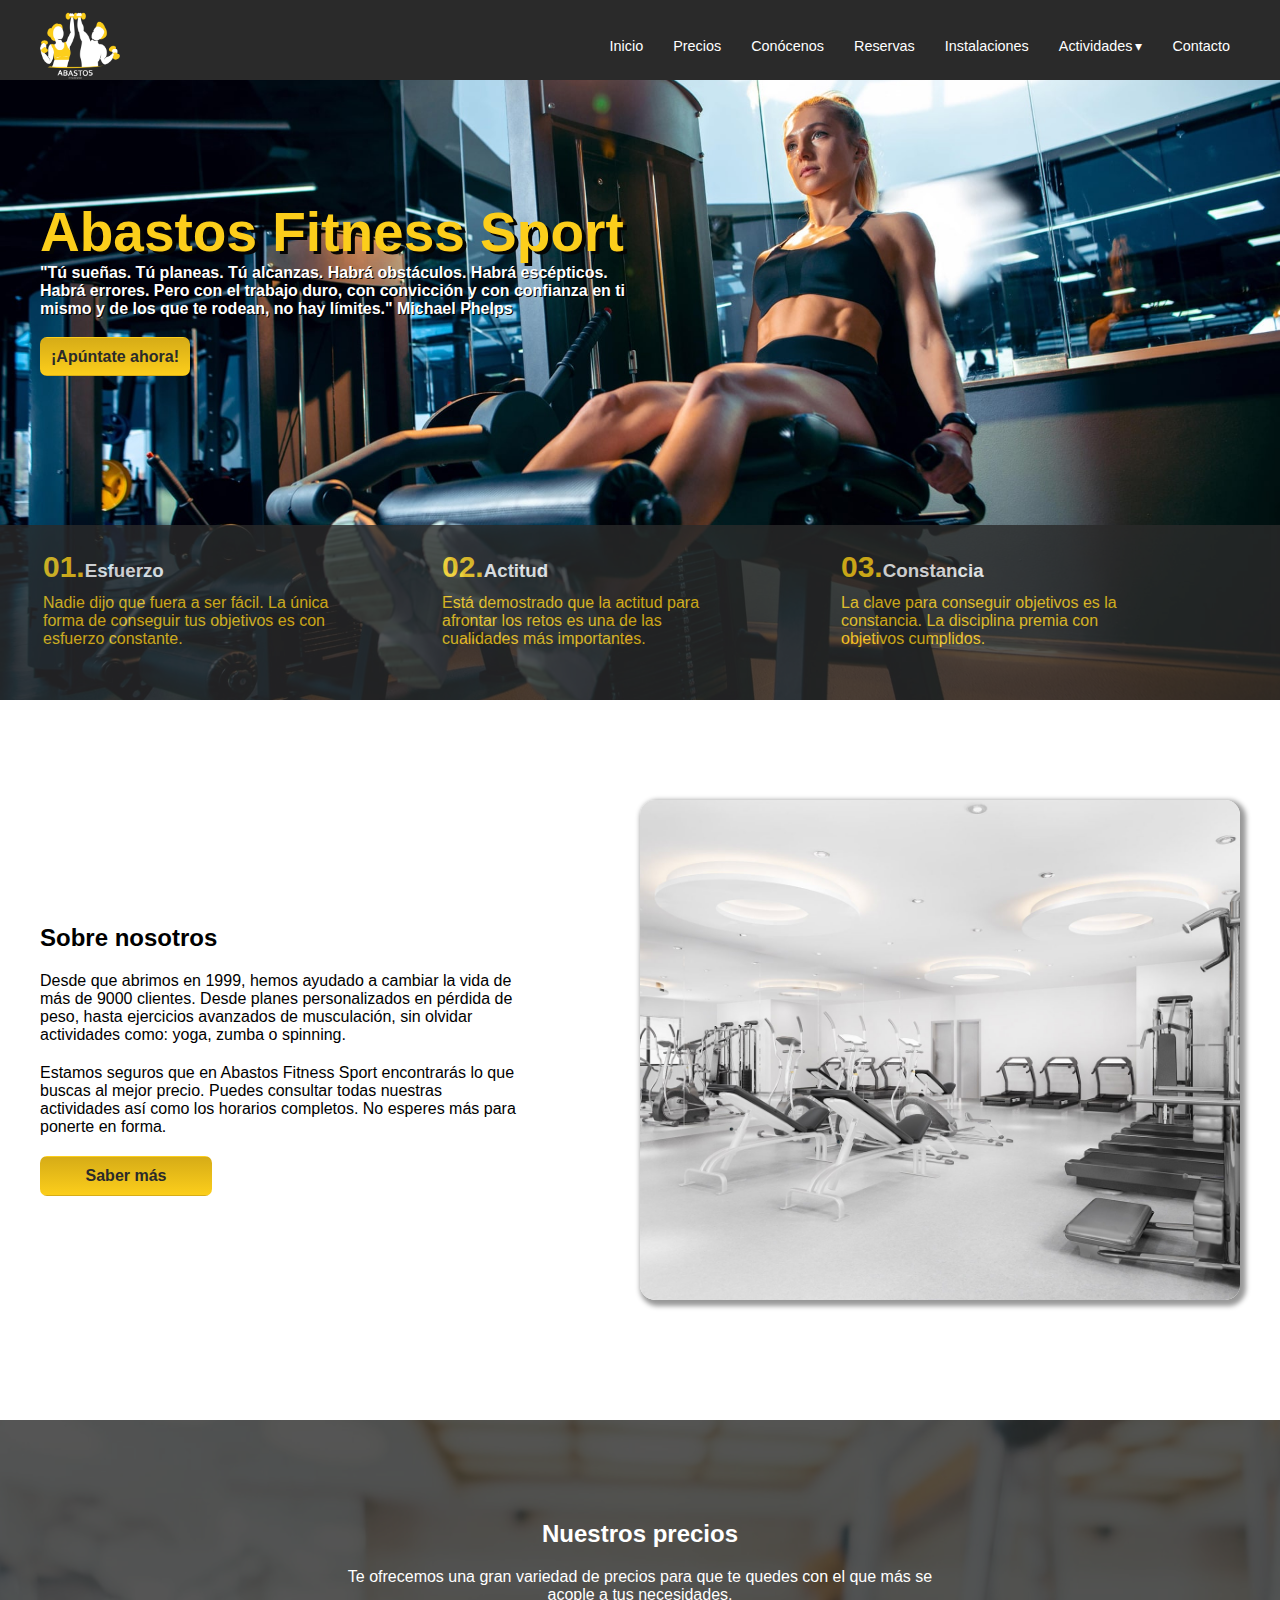
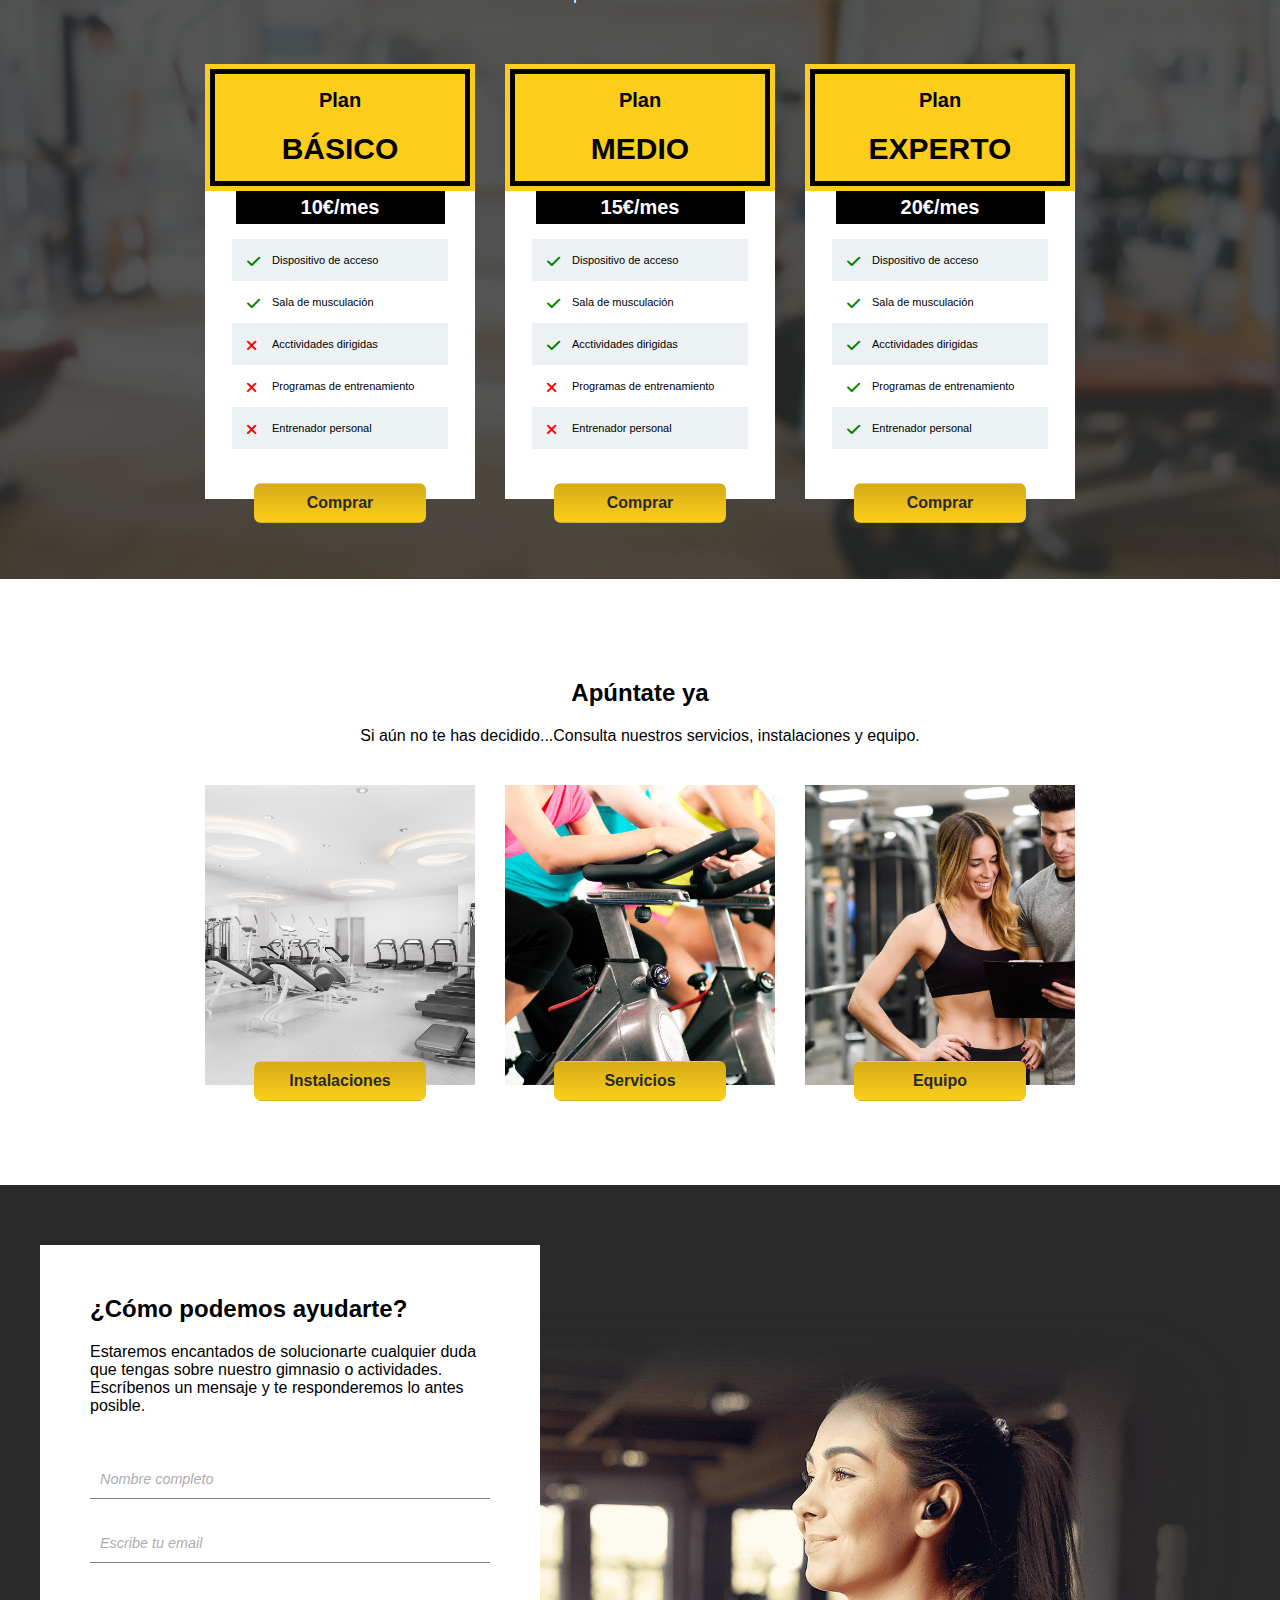
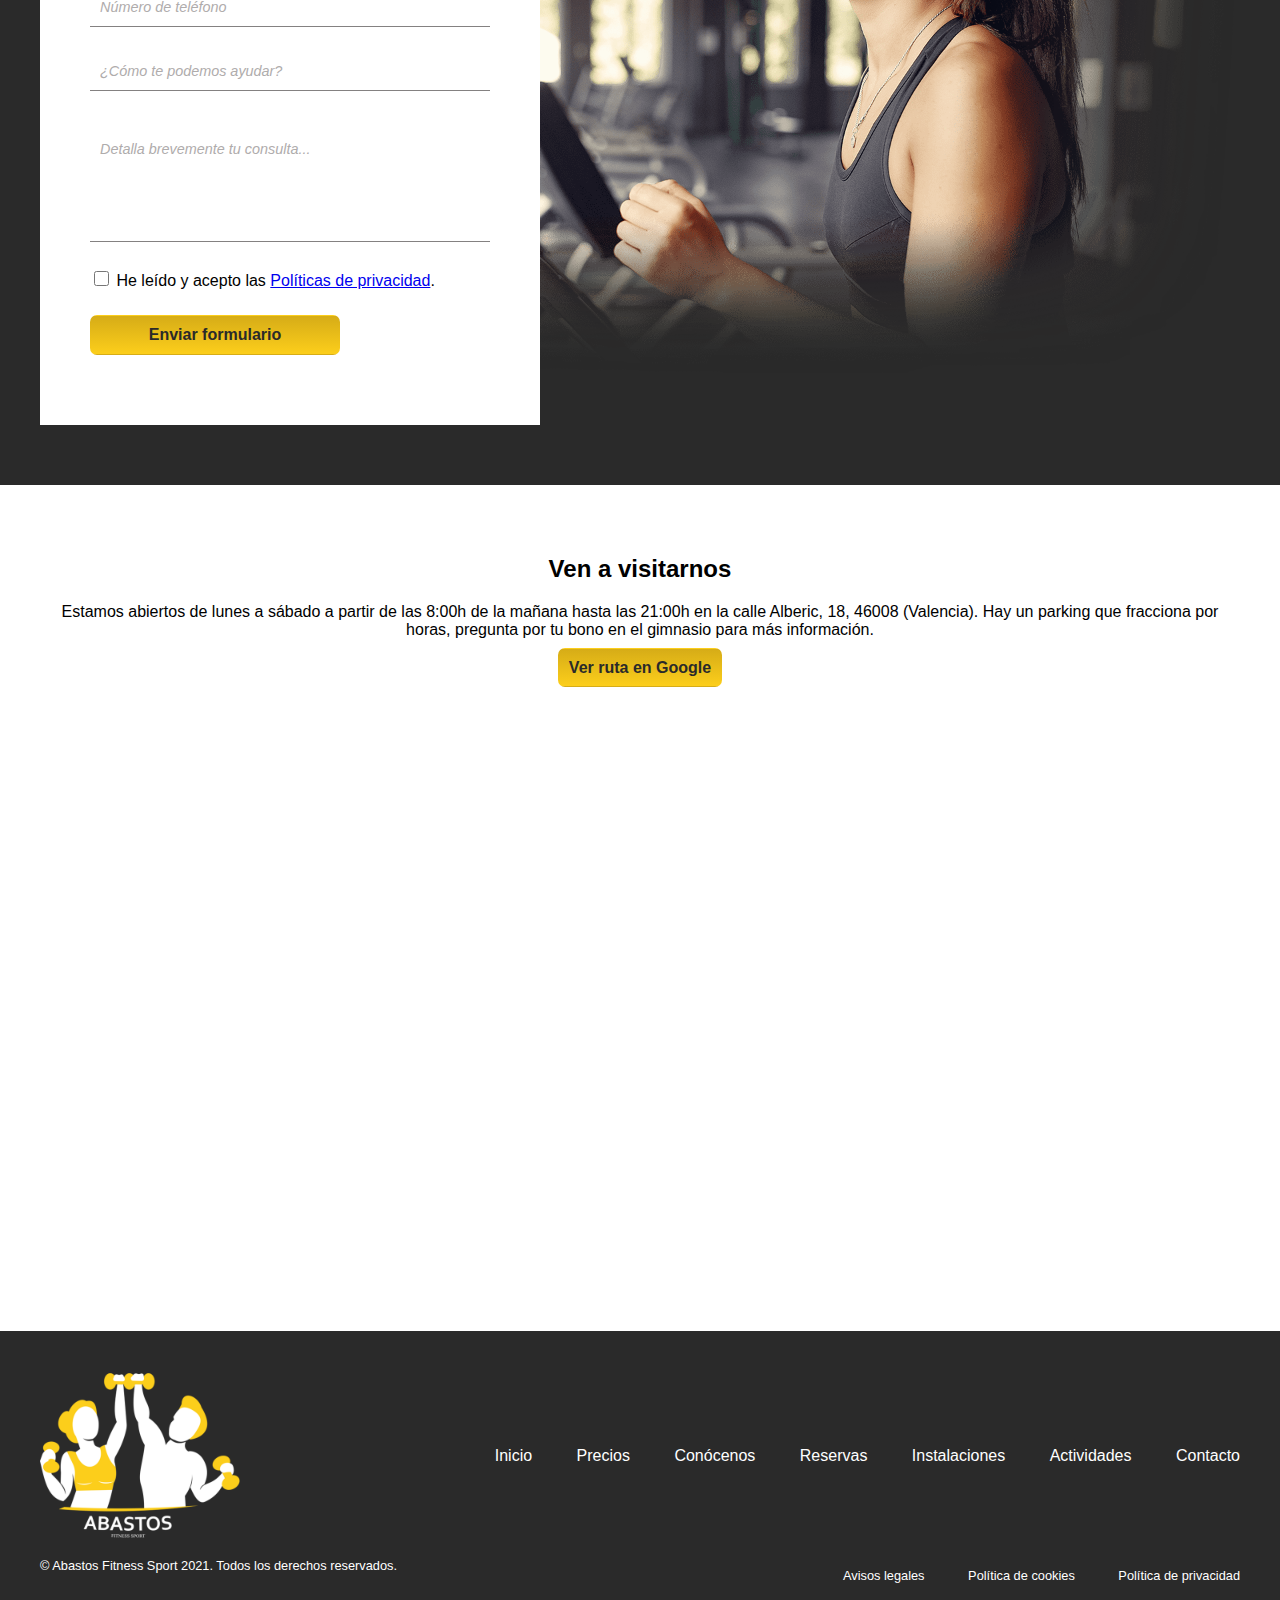
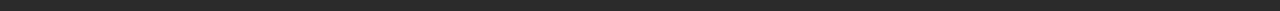
<file: index.html>
<!doctype html>

<html lang="es">
    <head>
        <meta charset="utf-8">
        <meta name="viewport" content="width=device-width, initial-scale=1">

        <title>Abastos Fitness Sport</title>
        <meta name="description" content="Tu centro de entrenamiento en Abastos">
        <meta name="author" content="Sofia Rebagliato & Miguel Ángel Gallart">

        <link rel="icon" href="media/logo-blanco.png">

        <link rel="stylesheet" href="css/estilos.css">
        <link rel="stylesheet" href="https://cdnjs.cloudflare.com/ajax/libs/font-awesome/6.0.0-beta2/css/all.min.css">
    </head>

    <body>
        <header>
            <div class="header-wrapper">
                <div class="logo-header">
                    <img src="media/logo-blanco.png" alt="Logo gimnasio Abastos Fitness Club"/>
                </div>
                <nav class="menu">
                    <ul>
                        <li><a href="index.html">Inicio</a></li>
                        <li><a href="precios.html">Precios</a></li>
                        <li><a href="conocenos.html" alt="Enlace a página de conócenos">Conócenos</a></li>
                        <li><a href="reservas.html">Reservas</a></li>
                        <li><a href="instalaciones.html" alt="Enlace a página de instalaciones">Instalaciones</a></li>
                        <li>
                            <a href="actividades.html" class="submenu">Actividades</a>
                            <ul>
                                <li><a href="musculacion.html">Musculación</a></li>
                                <li><a href="cardio.html" alt="Enlace a página de cardio">Cardio</a></li>
                                <li><a href="coreografia.html">Coreografía</a></li>
                                <li><a href="artes-marciales.html" alt="Enlace a página de Artes marciales">Artes marciales</a></li>
                            </ul>
                        </li>
                        <li><a href="contacto.html">Contacto</a></li>
                    </ul>
                </nav>
            </div>    
        </header>

        <section>
            <div class="banner">
                <div class="banner-wrapper">
                    <h1>Abastos Fitness Sport</h1>
                    <p class="initial-text">
                        "Tú sueñas. Tú planeas. Tú alcanzas. Habrá obstáculos. Habrá escépticos. Habrá errores. Pero con el trabajo duro, con convicción y con confianza en ti mismo y de los que te rodean, no hay límites." Michael Phelps
                    </p>
                    <a href="precios.html" alt="Enlace a página de precios" class="btn primary">¡Apúntate ahora!</a>
                </div>

                <div class="banner-inf" >
                    <div class="banner-inf-wrapper">
                        <div class="banner-inf-col">
                            <h3><span class="numbers">01.</span>Esfuerzo</h3>
                            <p class="second-text">Nadie dijo que fuera a ser fácil. La única forma de conseguir tus objetivos es con esfuerzo constante.</p>
                        </div>
                        <div class="banner-inf-col">
                            <h3><span class="numbers">02.</span>Actitud</h3>
                            <p class="second-text">Está demostrado que la actitud para afrontar los retos es una de las cualidades más importantes.</p>
                        </div>
                        <div class="banner-inf-col">
                            <h3><span class="numbers">03.</span>Constancia</h3>
                            <p class="second-text">La clave para conseguir objetivos es la constancia. La disciplina premia con objetivos cumplidos.</p>
                        </div>
                    </div>
                </div>
            </div>

            <div class="about-us">
                <div class="about-us-wrapper">
                    <div class="about-left">
                        <h2 class="title-second-part">Sobre nosotros</h2>
                        <p class="text-second-part">Desde que abrimos en 1999, hemos ayudado a cambiar la vida de más de 9000 clientes. Desde planes personalizados en pérdida de peso, hasta ejercicios avanzados de musculación, sin olvidar actividades como: yoga, zumba o spinning.</p>
                        <p>Estamos seguros que en Abastos Fitness Sport encontrarás lo que buscas al mejor precio. Puedes consultar todas nuestras actividades así como los horarios completos. No esperes más para ponerte en forma.</p>
                        <a href="conocenos.html" alt="Enlace a página de conócenos" class="btn primary">Saber más</a>
                    </div>

                    <div class="about-right">
                    </div>

                </div>
            </div>

            <div class="our-prices-wrapper">
                <h2 class="title-our-prices">Nuestros precios</h2>
                <p class="text-our-prices">Te ofrecemos una gran variedad de precios para que te quedes con el que más se acople a tus necesidades.</p>
                <div class="prices-plan-wrapper">
                    <div class="prices-plan">
                        <div class="plan-name">
                            <div class="plan-border">
                                <p class="text-plan">Plan</p>
                                <p class="text-category">BÁSICO</p>
                            </div>
                        </div>
                        <div class="container">
                            <p class="price">10€/mes</p>
                            <ul>
                                <li class="odd"><i class="fas fa-check"></i>Dispositivo de acceso</li>
                                <li><i class="fas fa-check"></i>Sala de musculación</li>
                                <li class="odd"><i class="fas fa-times"></i>Acctividades dirigidas</li>
                                <li><i class="fas fa-times"></i>Programas de entrenamiento</li>
                                <li class="odd"><i class="fas fa-times"></i>Entrenador personal</li>
                            </ul>
                            <a href="https://www.paypal.com/cl/signin" target="_blank" alt="Enlace para comprar bono gimnasio" class="btn primary">Comprar</a>
                        </div>
                    </div>
    
                    <div class="prices-plan">
                        <div class="plan-name">
                            <div class="plan-border">
                                <p class="text-plan">Plan</p>
                                <p class="text-category">MEDIO</p>
                            </div>
                        </div>
                        <div class="container">
                            <p class="price">15€/mes</p>
                            <ul>
                                <li class="odd"><i class="fas fa-check"></i>Dispositivo de acceso</li>
                                <li><i class="fas fa-check"></i>Sala de musculación</li>
                                <li class="odd"><i class="fas fa-check"></i>Acctividades dirigidas</li>
                                <li><i class="fas fa-times"></i>Programas de entrenamiento</li>
                                <li class="odd"><i class="fas fa-times"></i>Entrenador personal</li>
                            </ul>
                            <a href="https://www.paypal.com/cl/signin" target="_blank" alt="Enlace para comprar bono gimnasio" class="btn primary">Comprar</a>
                        </div>
                    </div>
    
                    <div class="prices-plan">
                        <div class="plan-name">
                            <div class="plan-border">
                                <p class="text-plan">Plan</p>
                                <p class="text-category">EXPERTO</p>
                            </div>
                        </div>
                        <div class="container">
                            <p class="price">20€/mes</p>
                            <ul>
                                <li class="odd"><i class="fas fa-check"></i>Dispositivo de acceso</li>
                                <li><i class="fas fa-check"></i>Sala de musculación</li>
                                <li class="odd"><i class="fas fa-check"></i>Acctividades dirigidas</li>
                                <li><i class="fas fa-check"></i>Programas de entrenamiento</li>
                                <li class="odd"><i class="fas fa-check"></i>Entrenador personal</li>
                            </ul>
                            <a href="https://www.paypal.com/cl/signin" target="_blank" alt="Enlace para comprar bono gimnasio" class="btn primary">Comprar</a>
                        </div>
                    </div>
                </div>
            </div>

            <div class="login-wrapper">
                <h2 class="title-login">Apúntate ya</h2>
                <p class="text-login">Si aún no te has decidido...Consulta nuestros servicios, instalaciones y equipo.</p>
                <div class="image-wrapper">
                    <div class="images first-image">
                        <a href="instalaciones.html" alt="Enlace a página de instalaciones" class="btn primary">Instalaciones</a>
                    </div>
                    <div class="images second-image">
                        <button class="btn primary">Servicios</button>
                        <a href="actividades.html" alt="Enlace a página servicios" class="btn primary">Servicios</a>
                    </div>
                    <div class="images third-image">
                        <a href="conocenos.html" alt="Enlace a página equipo" class="btn primary">Equipo</a>
                    </div>
                </div>
            </div>

            <div class="form-wrapper">   
                <div class="container-form">
                    <div class="formulario">
                        <h2>¿Cómo podemos ayudarte?</h2>
                        <p>Estaremos encantados de solucionarte cualquier duda que tengas sobre nuestro gimnasio o actividades. Escríbenos un mensaje y te responderemos lo antes posible. </p>
                        <form action="" method="post" enctype="multipart/form-data">
                            <input type="text" id="email" name="email" placeholder="Nombre completo" />
                            <input type="email" id="telefono" name="telefono" placeholder="Escribe tu email" />
                            <input type="tel" id="telefono" name="telefono" placeholder="Número de teléfono" />
                            <input type="text" id="asunto" name="asunto" placeholder="¿Cómo te podemos ayudar?" />
                            <textarea  rows="5" placeholder="Detalla brevemente tu consulta..."></textarea>
                            <label>
                                <input type="checkbox" id="check" value="aceptacion"> He leído y acepto las <a href="#" target="_blank">Políticas de privacidad</a>.
                            </label>
                            <input type="submit" name="enviar" value="Enviar formulario" class="btn primary" />
                        </form>
                    </div>                    
                </div>           
            </div>    

            <div class="map-wrapper"> 
                <h2>Ven a visitarnos</h2>
                <p>Estamos abiertos de lunes a sábado a partir de las 8:00h de la mañana hasta las 21:00h en la calle Alberic, 18, 46008 (Valencia). Hay un parking que fracciona por horas, pregunta por tu bono en el gimnasio para más información.</p>
                <a href="https://goo.gl/maps/q5eesfwmbhd6RJXZ9" target="_blank" alt="Botón de Google Maps" class="btn primary">Ver ruta en Google</a>
            </div>

            <iframe src="https://www.google.com/maps/embed?pb=!1m18!1m12!1m3!1d3080.065267009886!2d-0.3907938851052211!3d39.467854220722074!2m3!1f0!2f0!3f0!3m2!1i1024!2i768!4f13.1!3m3!1m2!1s0xd604f46da4855e1%3A0x9c6c795bc92d164e!2sI.E.S.%20Abastos!5e0!3m2!1ses!2ses!4v1636926002832!5m2!1ses!2ses" width="100%" height="600" style="border:0;" allowfullscreen="" loading="lazy"></iframe>
            
        </section>
        <footer>
            <div class="footer-wrapper"> 
                <div class= "footer-sup">
                    <div class="logo-footer">
                        <img src="media/logo-blanco.png" alt="Logo gimnasio Abastos Fitness Club">
                    </div>
                    <div class="menu-footer">
                        <ul>
                            <li><a href="index.html" alt="Enlace a página de inicio">Inicio</a></li>
                            <li><a href="precios.html" alt="Enlace a página de precios">Precios</a></li>
                            <li><a href="conocenos.html" alt="Enlace a página de conócenos">Conócenos</a></li>
                            <li><a href="reservas.html" alt="Enlace a página de reservas">Reservas</a></li>
                            <li><a href="instalaciones.html" alt="Enlace a página de instalaciones">Instalaciones</a></li>
                            <li><a href="actividades.html" alt="Enlace a página de actividades">Actividades</a></li>
                            <li><a href="contacto.html" alt="Enlace a página de contacto">Contacto</a></li>
                        </ul>
                    </div>
                </div>

                <div class= "footer-inf">
                    <div class="rights">
                        <p>© Abastos Fitness Sport 2021. Todos los derechos reservados.</p>
                    </div>
                    <div class="policy">
                        <ul>
                            <li><a href="avisos-legales.html" target="_blank" alt="Enlace a página de ">Avisos legales</a></li>
                            <li><a href="politicas-de-cookies.html" target="_blank" alt="Enlace a página de política de cookies">Política de cookies</a></li>
                            <li><a href="politica-de-privacidad.html" target="_blank" alt="Enlace a página de política de privacidad">Política de privacidad</a></li>
                        </ul>
                    </div>
                </div>
            </div>
        </footer>
    </body>
</html>
</file>
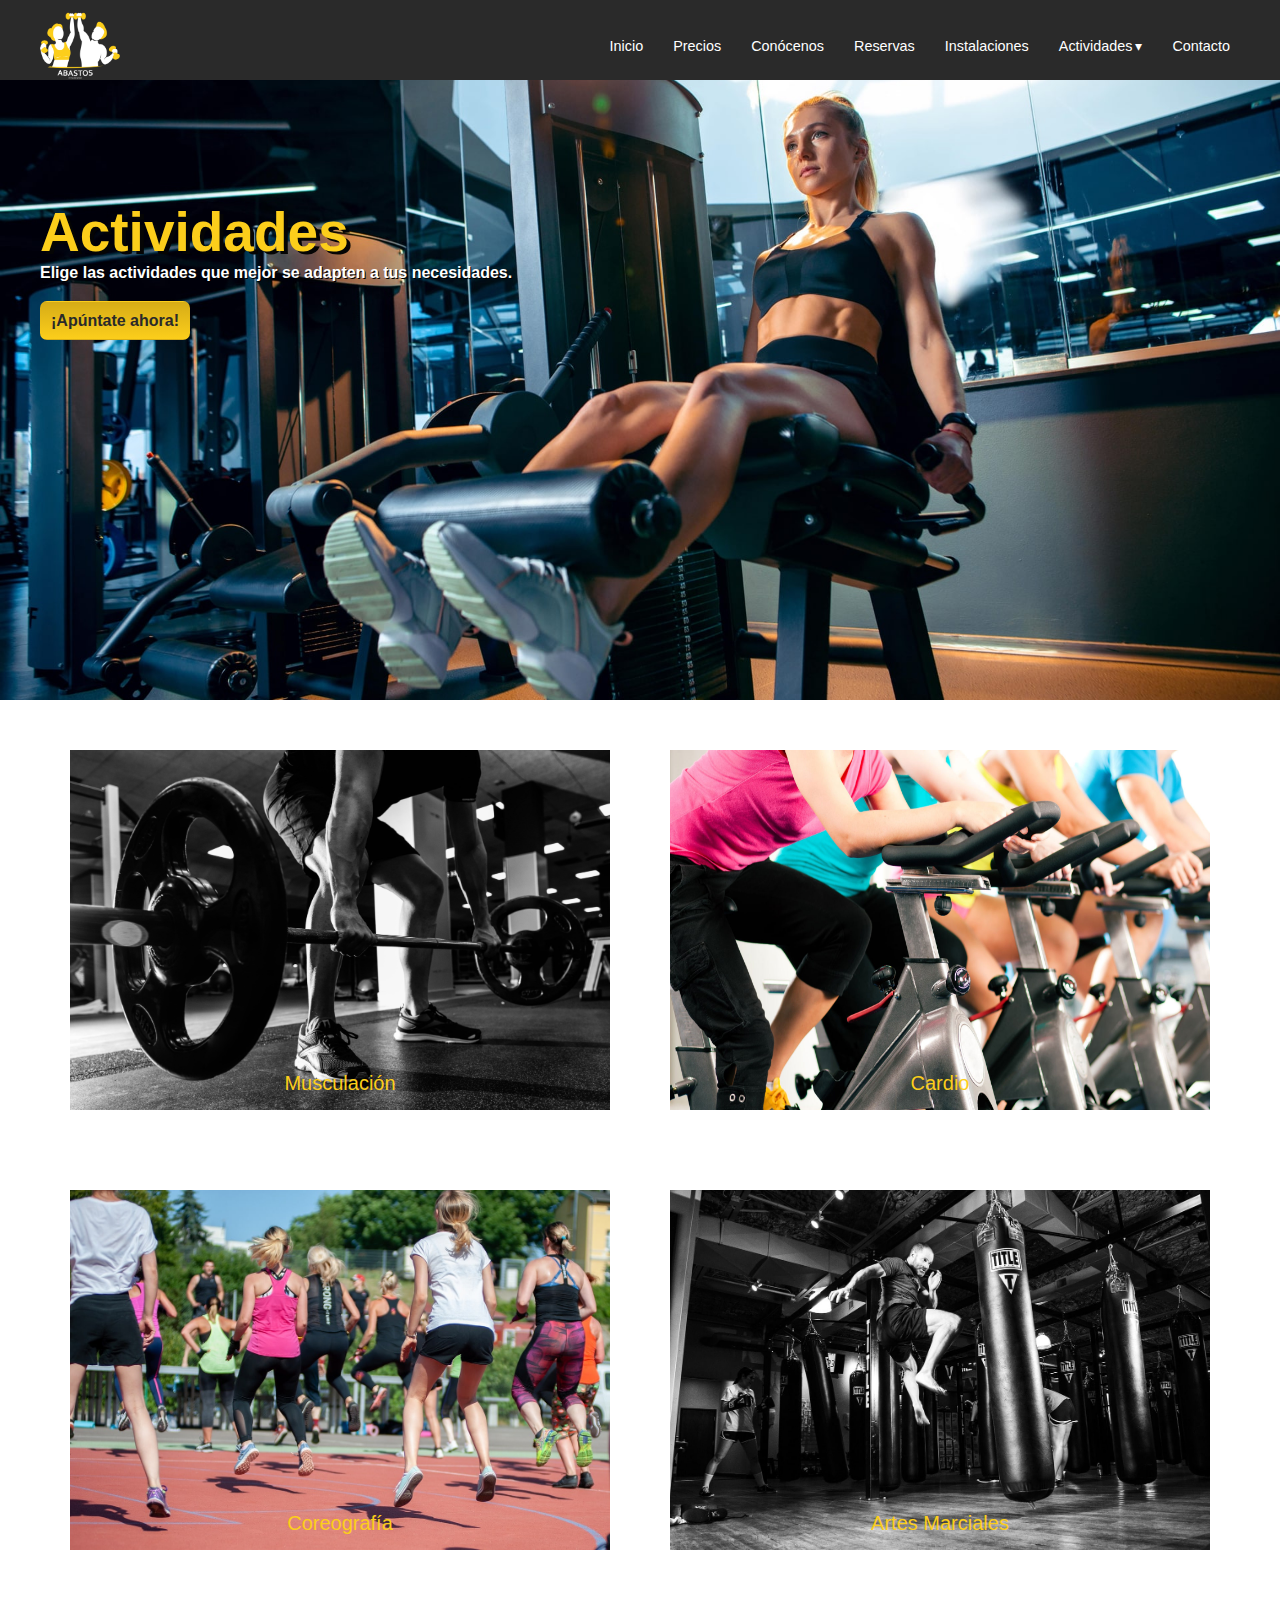
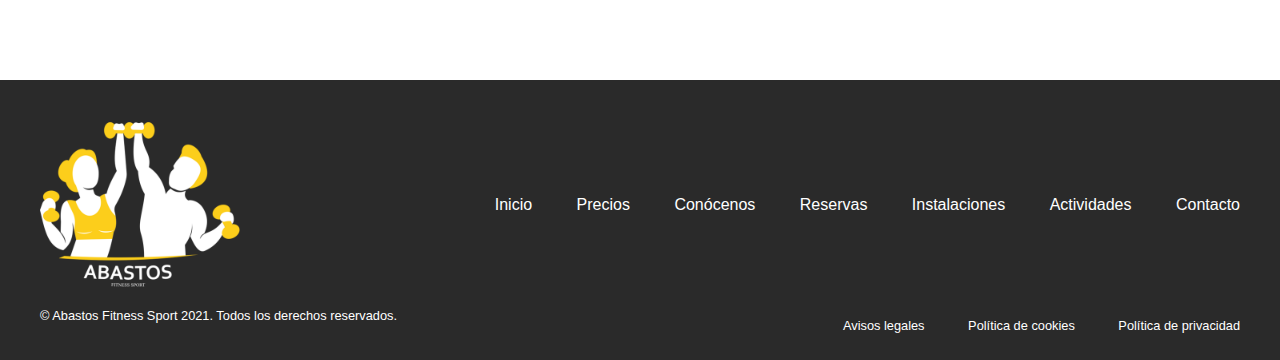
<file: actividades.html>
<!doctype html>

<html lang="es">
    <head>
        <meta charset="utf-8">
        <meta name="viewport" content="width=device-width, initial-scale=1">

        <title>Abastos Fitness Sport</title>
        <meta name="description" content="Tu centro de entrenamiento en Abastos">
        <meta name="author" content="Sofia Rebagliato & Miguel Ángel Gallart">

        <link rel="icon" href="media/logo-blanco.png">

        <link rel="stylesheet" href="css/estilos.css">
        <link rel="stylesheet" href="https://cdnjs.cloudflare.com/ajax/libs/font-awesome/6.0.0-beta2/css/all.min.css">
    </head>

    <body>
        <header>
            <div class="header-wrapper">
                <div class="logo-header">
                    <img src="media/logo-blanco.png" alt="Logo gimnasio Abastos Fitness Club"/>
                </div>
                <nav class="menu">
                    <ul>
                        <li><a href="index.html">Inicio</a></li>
                        <li><a href="precios.html">Precios</a></li>
                        <li><a href="conocenos.html">Conócenos</a></li>
                        <li><a href="reservas.html">Reservas</a></li>
                        <li><a href="instalaciones.html">Instalaciones</a></li>
                        <li>
                            <a href="actividades.html" class="submenu">Actividades</a>
                            <ul>
                                <li><a href="musculacion.html">Musculación</a></li>
                                <li><a href="cardio.html">Cardio</a></li>
                                <li><a href="coreografia.html">Coreografía</a></li>
                                <li><a href="artes-marciales.html">Artes marciales</a></li>
                            </ul>
                        </li>
                        <li><a href="contacto.html">Contacto</a></li>
                    </ul>
                </nav>
            </div>    
        </header>

        <section>
            <div class="banner">
                <div class="banner-wrapper">
                    <h1>Actividades</h1>
                    <p class="initial-text">
                        Elige las actividades que mejor se adapten a tus necesidades.
                    </p>
                    <a href="reservas.html" alt="Enlace a página de precios" class="btn primary">¡Apúntate ahora!</a>
                </div>
            </div>

            <div class="activities-wrapper">
                <div class="activity">
                    <a href="musculacion.html">Musculación</a>
                    <img  src="media/plan-medio-min.jpg" />
                </div>

                <div class="activity">
                    <a href="cardio.html">Cardio</a>
                    <img src="media/Spinning.jpg" />
                </div>

                <div class="activity">
                    <a href="coreografia.html">Coreografía</a>
                    <img src="media/zumba.jpg" />
                </div>

                <div class="activity">
                    <a href="artes-marciales.html">Artes Marciales</a>
                    <img src="media/artes-marciales.jpg" />
                </div>
            </div>


        </section>
        <footer>
            <div class="footer-wrapper"> 
                <div class= "footer-sup">
                    <div class="logo-footer">
                        <img src="media/logo-blanco.png" alt="Logo gimnasio Abastos Fitness Club">
                    </div>
                    <div class="menu-footer">
                        <ul>
                            <li><a href="index.html">Inicio</a></li>
                            <li><a href="precios.html">Precios</a></li>
                            <li><a href="conocenos.html">Conócenos</a></li>
                            <li><a href="reservas.html">Reservas</a></li>
                            <li><a href="instalaciones.html">Instalaciones</a></li>
                            <li><a href="actividades.html">Actividades</a></li>
                            <li><a href="contacto.html">Contacto</a></li>
                        </ul>
                    </div>
                </div>

                <div class= "footer-inf">
                    <div class="rights">
                        <p>© Abastos Fitness Sport 2021. Todos los derechos reservados.</p>
                    </div>
                    <div class="policy">
                        <ul>
                            <li><a href="avisos-legales.html" target="_blank">Avisos legales</a></li>
                            <li><a href="politicas-de-cookies.html" target="_blank">Política de cookies</a></li>
                            <li><a href="politica-de-privacidad.html" target="_blank">Política de privacidad</a></li>
                        </ul>
                    </div>
                </div>
            </div>
        </footer>
    </body>
</html>
</file>
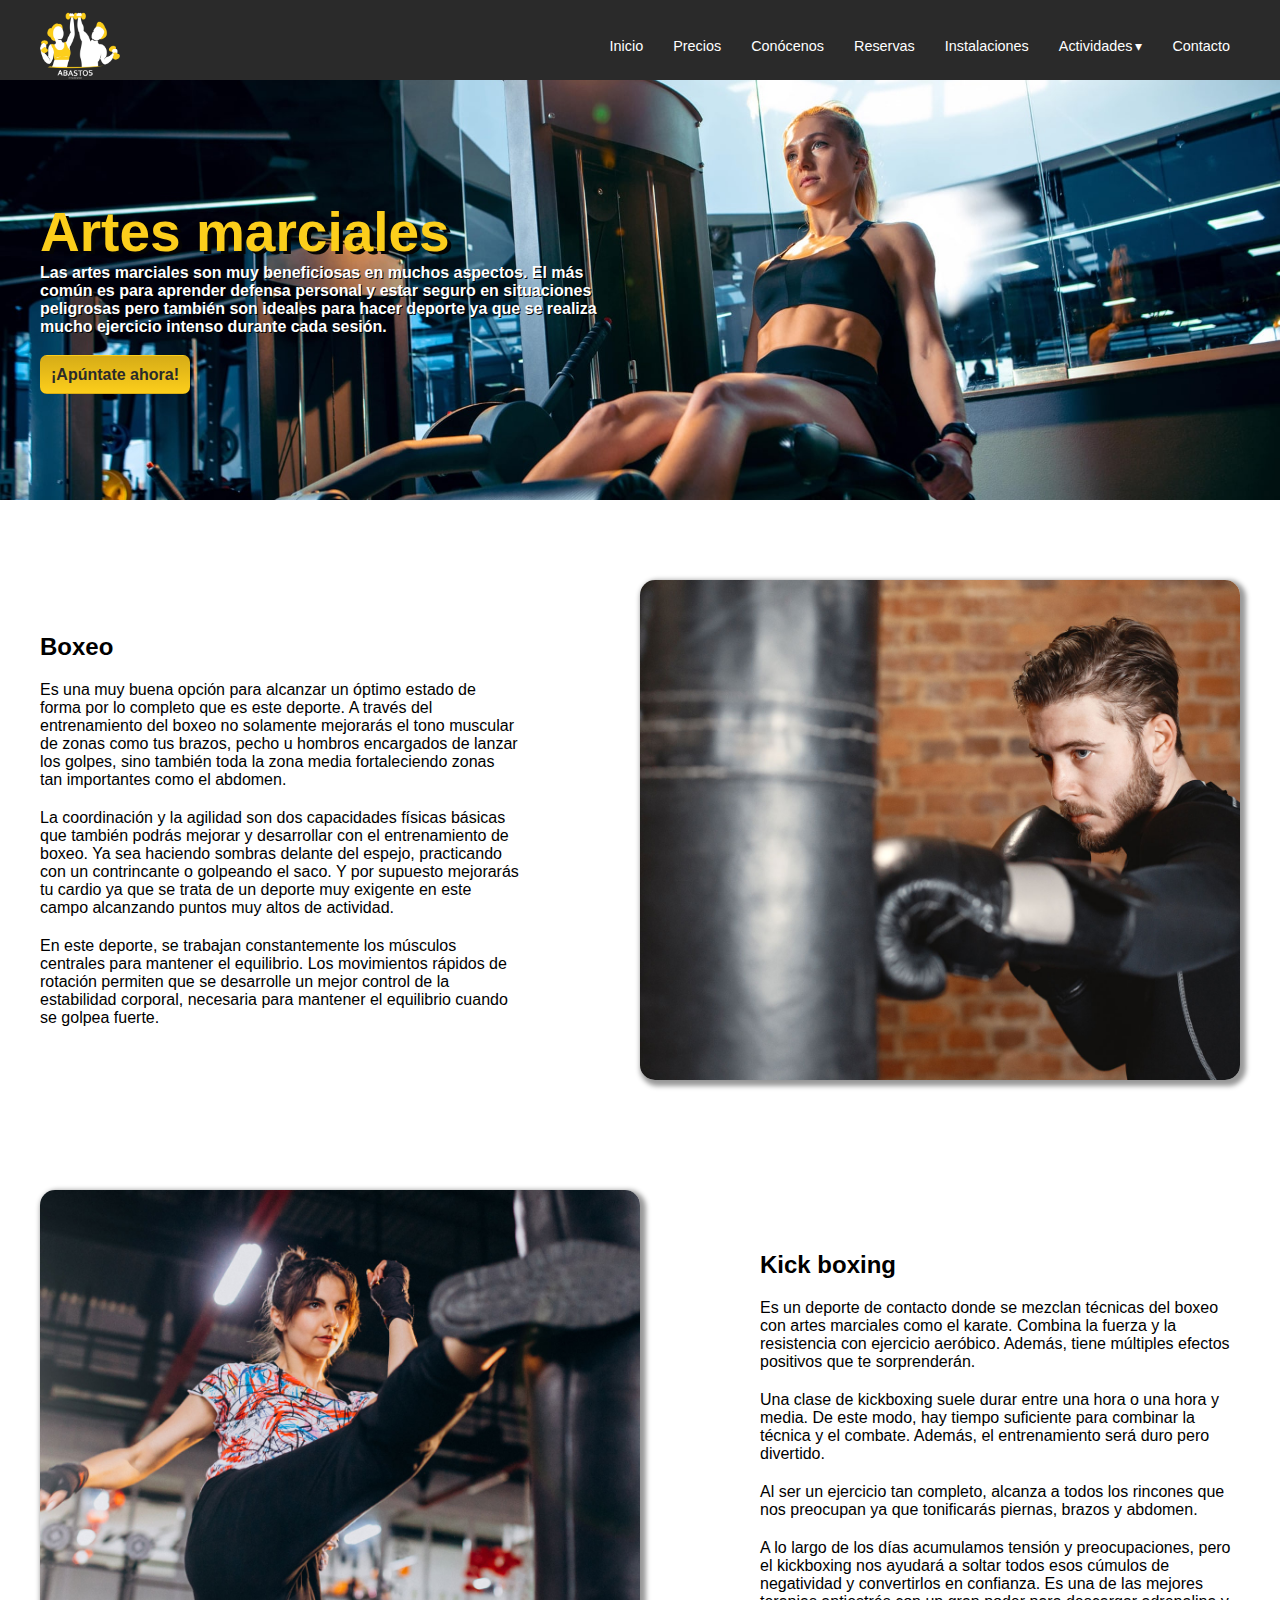
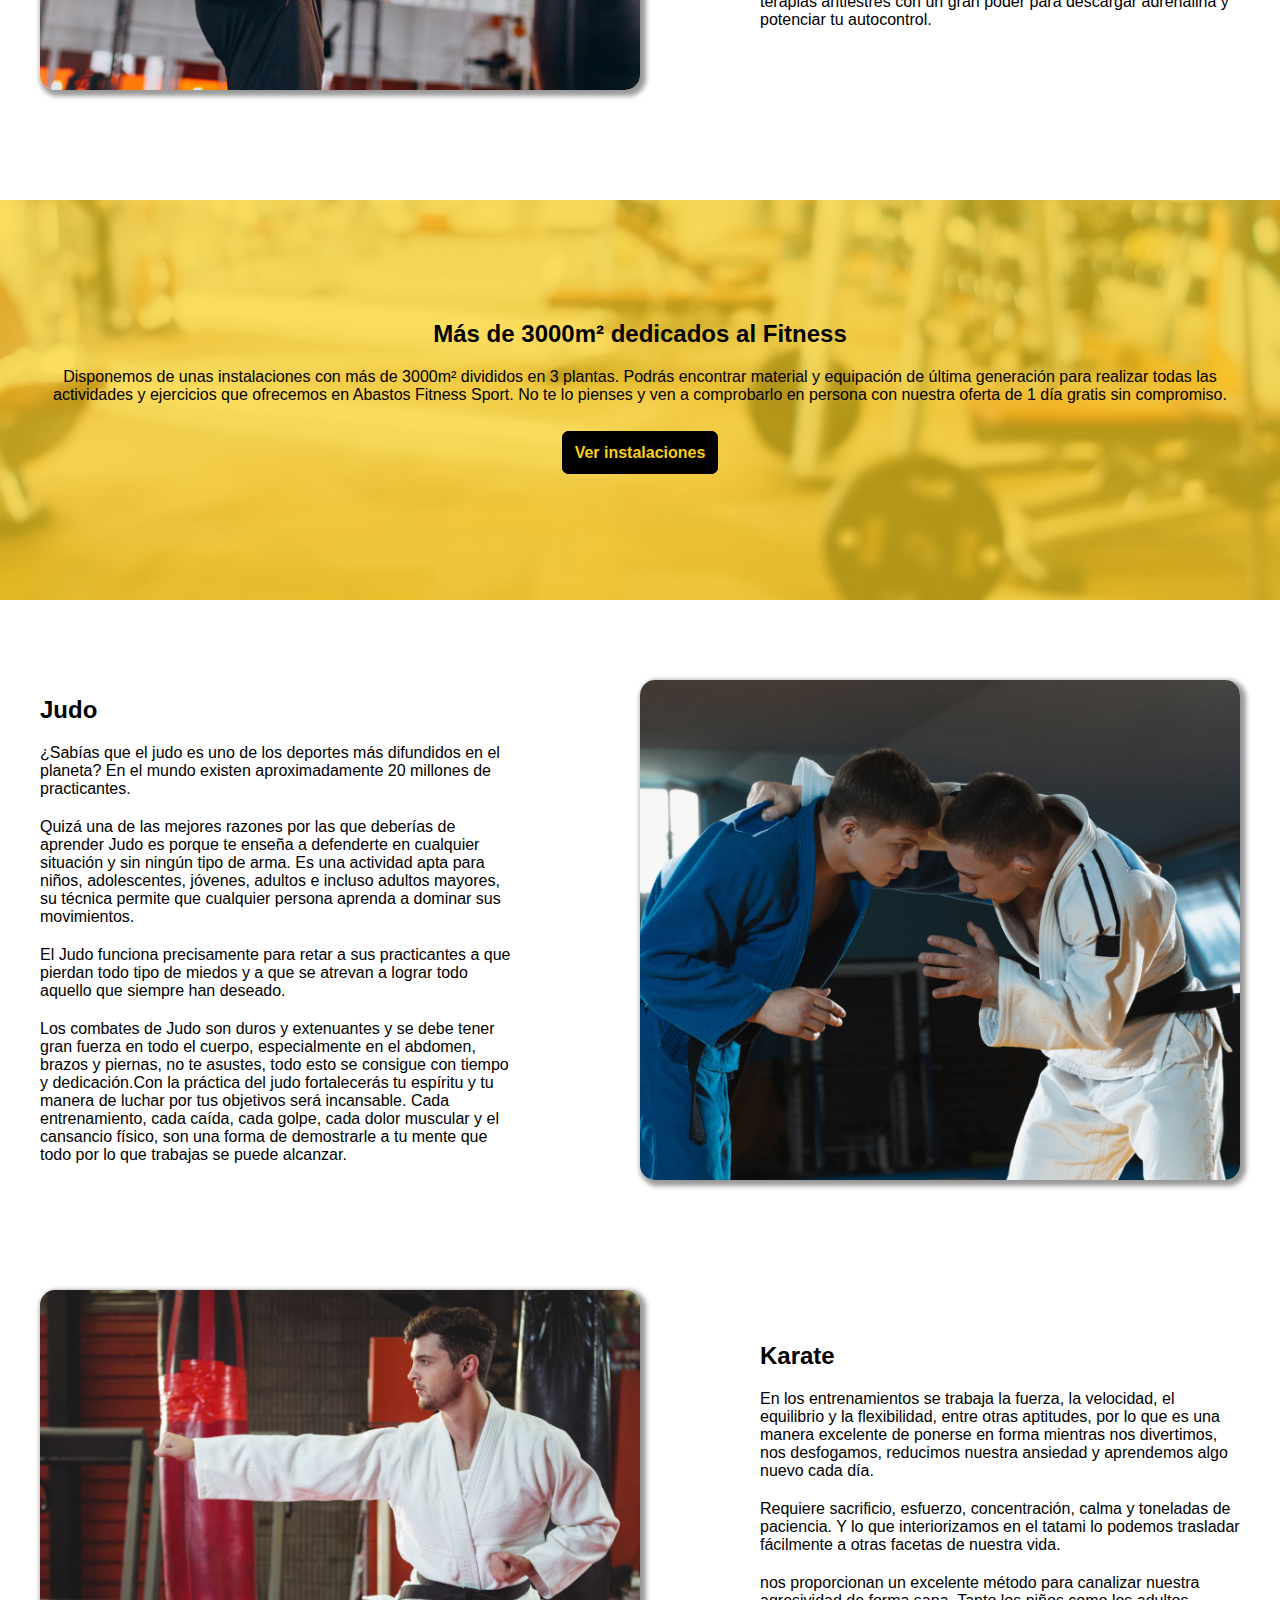
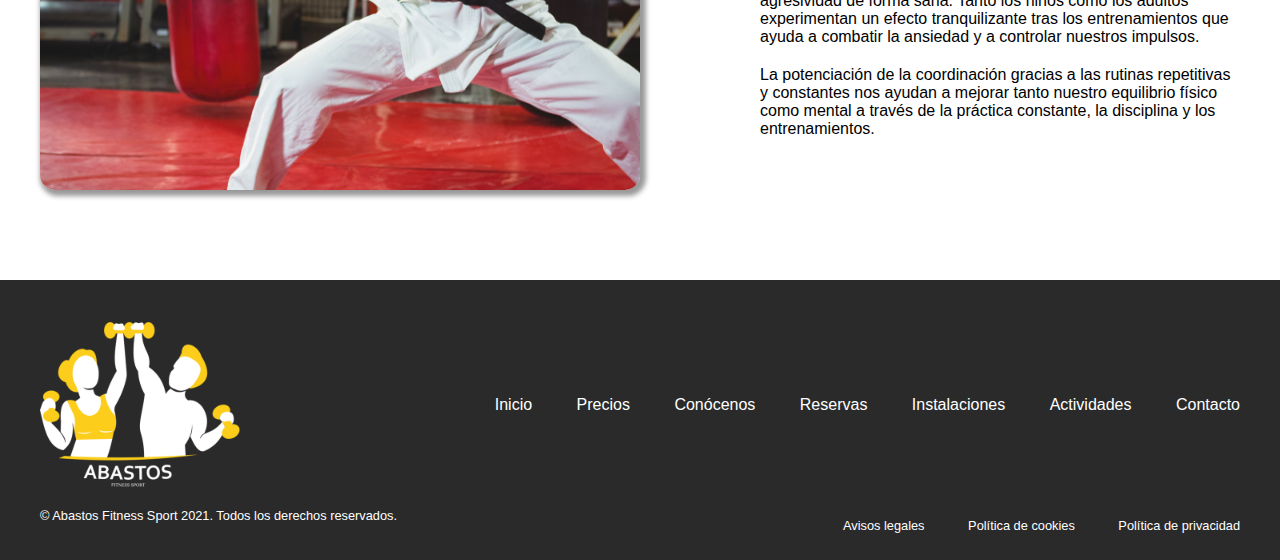
<file: artes-marciales.html>
<!doctype html>

<html lang="es">
    <head>
        <meta charset="utf-8">
        <meta name="viewport" content="width=device-width, initial-scale=1">

        <title>Abastos Fitness Sport</title>
        <meta name="description" content="Tu centro de entrenamiento en Abastos">
        <meta name="author" content="Sofia Rebagliato & Miguel Ángel Gallart">

        <link rel="icon" href="media/logo-blanco.png">

        <link rel="stylesheet" href="css/estilos.css">
        <link rel="stylesheet" href="https://cdnjs.cloudflare.com/ajax/libs/font-awesome/6.0.0-beta2/css/all.min.css">
    </head>

    <body>
        <header>
            <div class="header-wrapper">
                <div class="logo-header">
                    <img src="media/logo-blanco.png" alt="Logo gimnasio Abastos Fitness Club"/>
                </div>
                <nav class="menu">
                    <ul>
                        <li><a href="index.html" alt="Enlace a página de inicio">Inicio</a></li>
                        <li><a href="precios.html">Precios</a></li>
                        <li><a href="conocenos.html" alt="Enlace a página de conócenos">Conócenos</a></li>
                        <li><a href="reservas.html">Reservas</a></li>
                        <li><a href="instalaciones.html" alt="Enlace a página de instalaciones">Instalaciones</a></li>
                        <li>
                            <a href="actividades.html" class="submenu">Actividades</a>
                            <ul>
                                <li><a href="musculacion.html">Musculación</a></li>
                                <li><a href="cardio.html" alt="Enlace a página de cardio">Cardio</a></li>
                                <li><a href="coreografia.html">Coreografía</a></li>
                                <li><a href="artes-marciales.html" alt="Enlace a página de Artes marciales">Artes marciales</a></li>
                            </ul>
                        </li>
                        <li><a href="contacto.html" alt="Enlace a página de contacto">Contacto</a></li>
                    </ul>
                </nav>
            </div>    
        </header>

        <section>
            <div class="banner-interior">
                <div class="banner-wrapper">
                    <h1>Artes marciales</h1>
                    <p>Las artes marciales son muy beneficiosas en muchos aspectos. El más común es para aprender defensa personal y estar seguro en situaciones peligrosas pero también son ideales para hacer deporte ya que se realiza mucho ejercicio intenso durante cada sesión.</p>
                    <a href="precios.html" alt="Enlace a página de precios" class="btn primary">¡Apúntate ahora!</a>
                </div>                
            </div>

            <div class="texto-imagen martials1">
                <div class="section-sections-wrapper">
                    <div class="section-left">
                        <h2 class="title-second-part">Boxeo</h2>
                        <p>Es una muy buena opción para alcanzar un óptimo estado de forma por lo completo que es este deporte. A través del entrenamiento del boxeo no solamente mejorarás el tono muscular de zonas como tus brazos, pecho u hombros encargados de lanzar los golpes, sino también toda la zona media fortaleciendo zonas tan importantes como el abdomen. </p>
                        <p>La coordinación y la agilidad son dos capacidades físicas básicas que también podrás mejorar y desarrollar con el entrenamiento de boxeo. Ya sea haciendo sombras delante del espejo, practicando con un contrincante o golpeando el saco. Y por supuesto mejorarás tu cardio ya que se trata de un deporte muy exigente en este campo alcanzando puntos muy altos de actividad.</p>
                        <p>En este deporte, se trabajan constantemente los músculos centrales para mantener el equilibrio. Los movimientos rápidos de rotación permiten que se desarrolle un mejor control de la estabilidad corporal, necesaria para mantener el equilibrio cuando se golpea fuerte.</p>                        
                    </div>

                    <div class="section-right"></div>
                </div>
            </div>

            <div class="imagen-texto martials2">
                <div class="section-sections-wrapper">
                    <div class="section-left"> </div>
                    
                    <div class="section-right">                         
                        <h2 class="title-second-part">Kick boxing</h2>
                        <p>Es un deporte de contacto donde se mezclan técnicas del boxeo con artes marciales como el karate. Combina la fuerza y la resistencia con ejercicio aeróbico. Además, tiene múltiples efectos positivos que te sorprenderán.</p>
                        <p>Una clase de kickboxing suele durar entre una hora o una hora y media. De este modo, hay tiempo suficiente para combinar la técnica y el combate. Además, el entrenamiento será duro pero divertido. </p>
                        <p>Al ser un ejercicio tan completo, alcanza a todos los rincones que nos preocupan ya que tonificarás piernas, brazos y abdomen.</p>   
                        <p>A lo largo de los días acumulamos tensión y preocupaciones, pero el kickboxing nos ayudará a soltar todos esos cúmulos de negatividad y convertirlos en confianza. Es una de las mejores terapias antiestrés con un gran poder para descargar adrenalina y potenciar tu autocontrol.</p>   
                    </div>
                </div>
            </div>

            <div class="call-to-action">
                <div class="call-to-action-background">
                    <div class="call-to-action-wrapper">
                        <h2>Más de 3000m² dedicados al Fitness</h2>
                        <p>Disponemos de unas instalaciones con más de 3000m² divididos en 3 plantas. Podrás encontrar material y equipación de última generación para realizar todas las actividades y ejercicios que ofrecemos en Abastos Fitness Sport. No te lo pienses y ven a comprobarlo en persona con nuestra oferta de 1 día gratis sin compromiso.</p>
                        <a href="instalaciones.html" alt="Enlace a página instalaciones" class="btn-black ">Ver instalaciones</a>
                    </div>
                </div>
            </div>

            <div class="texto-imagen martials3">
                <div class="section-sections-wrapper">
                    <div class="section-left">
                        <h2 class="title-second-part">Judo</h2>
                        <p>¿Sabías que el judo es uno de los deportes más difundidos en el planeta? En el mundo existen aproximadamente 20 millones de practicantes.</p>
                        <p>Quizá una de las mejores razones por las que deberías de aprender Judo es porque te enseña a defenderte en cualquier situación y sin ningún tipo de arma. Es una actividad apta para niños, adolescentes, jóvenes, adultos e incluso adultos mayores, su técnica permite que cualquier persona aprenda a dominar sus movimientos.</p>
                        <p>El Judo funciona precisamente para retar a sus practicantes a que pierdan todo tipo de miedos y a que se atrevan a lograr todo aquello que siempre han deseado.</p>
                        <p>Los combates de Judo son duros y extenuantes y se debe tener gran fuerza en todo el cuerpo, especialmente en el abdomen, brazos y piernas, no te asustes, todo esto se consigue con tiempo y dedicación.Con la práctica del judo fortalecerás tu espíritu y tu manera de luchar por tus objetivos será incansable. Cada entrenamiento, cada caída, cada golpe, cada dolor muscular y el cansancio físico, son una forma de demostrarle a tu mente que todo por lo que trabajas se puede alcanzar.</p>
                    </div>

                    <div class="section-right"></div>
                </div>
            </div>

            <div class="imagen-texto martials4">
                <div class="section-sections-wrapper">
                    <div class="section-left"></div>
                    
                    <div class="section-right">                         
                        <h2 class="title-second-part">Karate</h2>
                        <p>En los entrenamientos se trabaja la fuerza, la velocidad, el equilibrio y la flexibilidad, entre otras aptitudes, por lo que es una manera excelente de ponerse en forma mientras nos divertimos, nos desfogamos, reducimos nuestra ansiedad y aprendemos algo nuevo cada día.</p>
                        <p>Requiere sacrificio, esfuerzo, concentración, calma y toneladas de paciencia. Y lo que interiorizamos en el tatami lo podemos trasladar fácilmente a otras facetas de nuestra vida.</p>
                        <p>nos proporcionan un excelente método para canalizar nuestra agresividad de forma sana. Tanto los niños como los adultos experimentan un efecto tranquilizante tras los entrenamientos que ayuda a combatir la ansiedad y a controlar nuestros impulsos.</p>    
                        <p>La potenciación de la coordinación gracias a las rutinas repetitivas y constantes nos ayudan a mejorar tanto nuestro equilibrio físico como mental a través de la práctica constante, la disciplina y los entrenamientos.</p>    
                    </div>
                </div>
            </div>
            
        </section>
        <footer>
            <div class="footer-wrapper"> 
                <div class= "footer-sup">
                    <div class="logo-footer">
                        <img src="media/logo-blanco.png" alt="Logo gimnasio Abastos Fitness Club">
                    </div>
                    <div class="menu-footer">
                        <ul>
                            <li><a href="index.html" alt="Enlace a página de inicio">Inicio</a></li>
                            <li><a href="precios.html" alt="Enlace a página de precios">Precios</a></li>
                            <li><a href="conocenos.html" alt="Enlace a página de conócenos">Conócenos</a></li>
                            <li><a href="reservas.html" alt="Enlace a página de reservas">Reservas</a></li>
                            <li><a href="instalaciones.html" alt="Enlace a página de instalaciones">Instalaciones</a></li>
                            <li><a href="actividades.html" alt="Enlace a página de actividades">Actividades</a></li>
                            <li><a href="contacto.html" alt="Enlace a página de contacto">Contacto</a></li>
                        </ul>
                    </div>
                </div>

                <div class= "footer-inf">
                    <div class="rights">
                        <p>© Abastos Fitness Sport 2021. Todos los derechos reservados.</p>
                    </div>
                    <div class="policy">
                        <ul>
                            <li><a href="avisos-legales.html" target="_blank" alt="Enlace a página de ">Avisos legales</a></li>
                            <li><a href="politicas-de-cookies.html" target="_blank" alt="Enlace a página de política de cookies">Política de cookies</a></li>
                            <li><a href="politica-de-privacidad.html" target="_blank" alt="Enlace a página de política de privacidad">Política de privacidad</a></li>
                        </ul>
                    </div>
                </div>
            </div>
        </footer>
    </body>
</html>
</file>
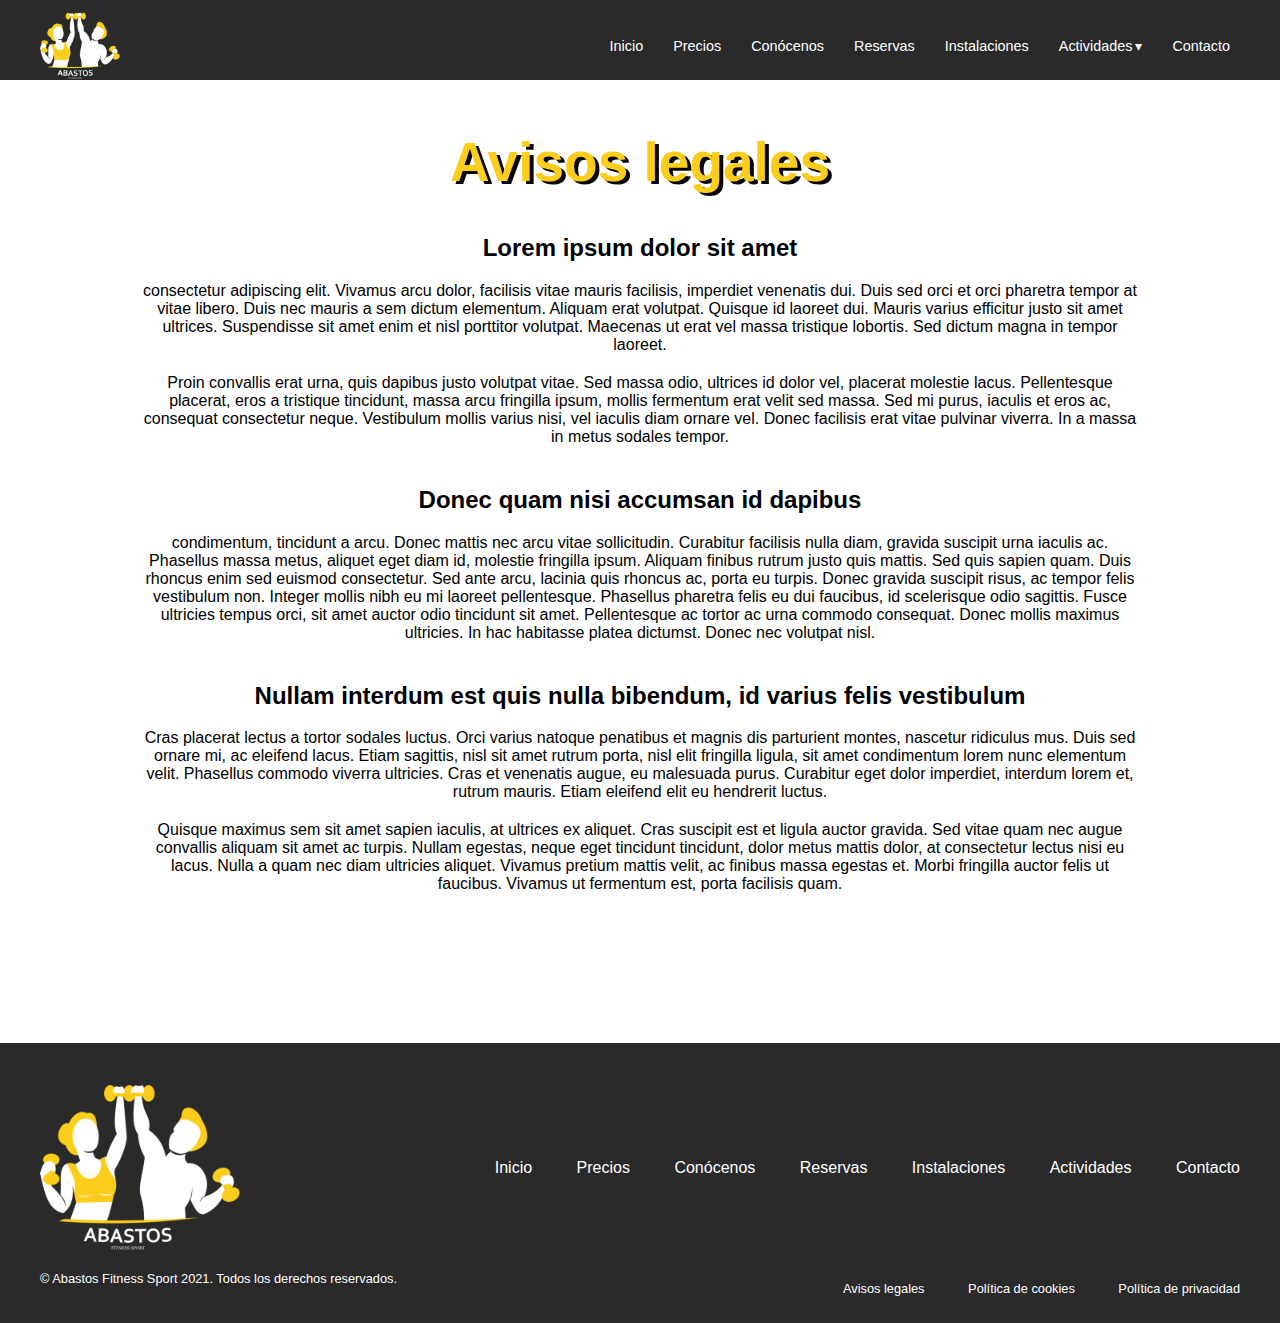
<file: avisos-legales.html>
<!doctype html>

<html lang="es">
    <head>
        <meta charset="utf-8">
        <meta name="viewport" content="width=device-width, initial-scale=1">

        <title>Abastos Fitness Sport</title>
        <meta name="description" content="Tu centro de entrenamiento en Abastos">
        <meta name="author" content="Sofia Rebagliato & Miguel Ángel Gallart">

        <link rel="icon" href="media/logo-blanco.png">

        <link rel="stylesheet" href="css/estilos.css">
        <link rel="stylesheet" href="https://cdnjs.cloudflare.com/ajax/libs/font-awesome/6.0.0-beta2/css/all.min.css">
    </head>

    <body>
        <header>
            <div class="header-wrapper">
                <div class="logo-header">
                    <img src="media/logo-blanco.png" alt="Logo gimnasio Abastos Fitness Club"/>
                </div>
                <nav class="menu">
                    <ul>
                        <li><a href="#" target="_blank">Inicio</a></li>
                        <li><a href="#" target="_blank">Precios</a></li>
                        <li><a href="#" target="_blank">Conócenos</a></li>
                        <li><a href="#" target="_blank">Reservas</a></li>
                        <li><a href="#" target="_blank">Instalaciones</a></li>
                        <li>
                            <a href="#" target="_blank" class="submenu">Actividades</a>
                            <ul>
                                <li><a href="#" target="_blank">Musculación</a></li>
                                <li><a href="#" target="_blank">Cardio</a></li>
                                <li><a href="#" target="_blank">Zumba</a></li>
                                <li><a href="#" target="_blank">Artes marciales</a></li>
                            </ul>
                        </li>
                        <li><a href="#" target="_blank">Contacto</a></li>
                    </ul>
                </nav>
            </div>    
        </header>

        <section>
            <div class="politics">
                <div class="politics-wrapper">
                    <h1>Avisos legales</h1>
                    <h2>Lorem ipsum dolor sit amet</h2>
                    <p>consectetur adipiscing elit. Vivamus arcu dolor, facilisis vitae mauris facilisis, imperdiet venenatis dui. Duis sed orci et orci pharetra tempor at vitae libero. Duis nec mauris a sem dictum elementum. Aliquam erat volutpat. Quisque id laoreet dui. Mauris varius efficitur justo sit amet ultrices. Suspendisse sit amet enim et nisl porttitor volutpat. Maecenas ut erat vel massa tristique lobortis. Sed dictum magna in tempor laoreet. </p>   
                    <p>Proin convallis erat urna, quis dapibus justo volutpat vitae. Sed massa odio, ultrices id dolor vel, placerat molestie lacus. Pellentesque placerat, eros a tristique tincidunt, massa arcu fringilla ipsum, mollis fermentum erat velit sed massa. Sed mi purus, iaculis et eros ac, consequat consectetur neque. Vestibulum mollis varius nisi, vel iaculis diam ornare vel. Donec facilisis erat vitae pulvinar viverra. In a massa in metus sodales tempor.</p>      
                    <h2>Donec quam nisi accumsan id dapibus</h2>
                    <p>condimentum, tincidunt a arcu. Donec mattis nec arcu vitae sollicitudin. Curabitur facilisis nulla diam, gravida suscipit urna iaculis ac. Phasellus massa metus, aliquet eget diam id, molestie fringilla ipsum. Aliquam finibus rutrum justo quis mattis. Sed quis sapien quam. Duis rhoncus enim sed euismod consectetur. Sed ante arcu, lacinia quis rhoncus ac, porta eu turpis. Donec gravida suscipit risus, ac tempor felis vestibulum non. Integer mollis nibh eu mi laoreet pellentesque. Phasellus pharetra felis eu dui faucibus, id scelerisque odio sagittis. Fusce ultricies tempus orci, sit amet auctor odio tincidunt sit amet. Pellentesque ac tortor ac urna commodo consequat. Donec mollis maximus ultricies. In hac habitasse platea dictumst. Donec nec volutpat nisl.</p>  
                    <h2>Nullam interdum est quis nulla bibendum, id varius felis vestibulum</h2>
                    <p>Cras placerat lectus a tortor sodales luctus. Orci varius natoque penatibus et magnis dis parturient montes, nascetur ridiculus mus. Duis sed ornare mi, ac eleifend lacus. Etiam sagittis, nisl sit amet rutrum porta, nisl elit fringilla ligula, sit amet condimentum lorem nunc elementum velit. Phasellus commodo viverra ultricies. Cras et venenatis augue, eu malesuada purus. Curabitur eget dolor imperdiet, interdum lorem et, rutrum mauris. Etiam eleifend elit eu hendrerit luctus.</p>   
                    <p>Quisque maximus sem sit amet sapien iaculis, at ultrices ex aliquet. Cras suscipit est et ligula auctor gravida. Sed vitae quam nec augue convallis aliquam sit amet ac turpis. Nullam egestas, neque eget tincidunt tincidunt, dolor metus mattis dolor, at consectetur lectus nisi eu lacus. Nulla a quam nec diam ultricies aliquet. Vivamus pretium mattis velit, ac finibus massa egestas et. Morbi fringilla auctor felis ut faucibus. Vivamus ut fermentum est, porta facilisis quam.</p>
                </div>                      
            </div>                  
        </section>
        <footer>
            <div class="footer-wrapper"> 
                <div class= "footer-sup">
                    <div class="logo-footer">
                        <img src="media/logo-blanco.png" alt="Logo gimnasio Abastos Fitness Club">
                    </div>
                    <div class="menu-footer">
                        <ul>
                            <li><a href="#" target="_blank">Inicio</a></li>
                            <li><a href="#" target="_blank">Precios</a></li>
                            <li><a href="#" target="_blank">Conócenos</a></li>
                            <li><a href="#" target="_blank">Reservas</a></li>
                            <li><a href="#" target="_blank">Instalaciones</a></li>
                            <li><a href="#" target="_blank">Actividades</a></li>
                            <li><a href="#" target="_blank">Contacto</a></li>
                        </ul>
                    </div>
                </div>

                <div class= "footer-inf">
                    <div class="rights">
                        <p>© Abastos Fitness Sport 2021. Todos los derechos reservados.</p>
                    </div>
                    <div class="policy">
                        <ul>
                            <li><a href="#" target="_blank">Avisos legales</a></li>
                            <li><a href="#" target="_blank">Política de cookies</a></li>
                            <li><a href="#" target="_blank">Política de privacidad</a></li>
                        </ul>
                    </div>
                </div>
            </div>
        </footer>
    </body>
</html>
</file>
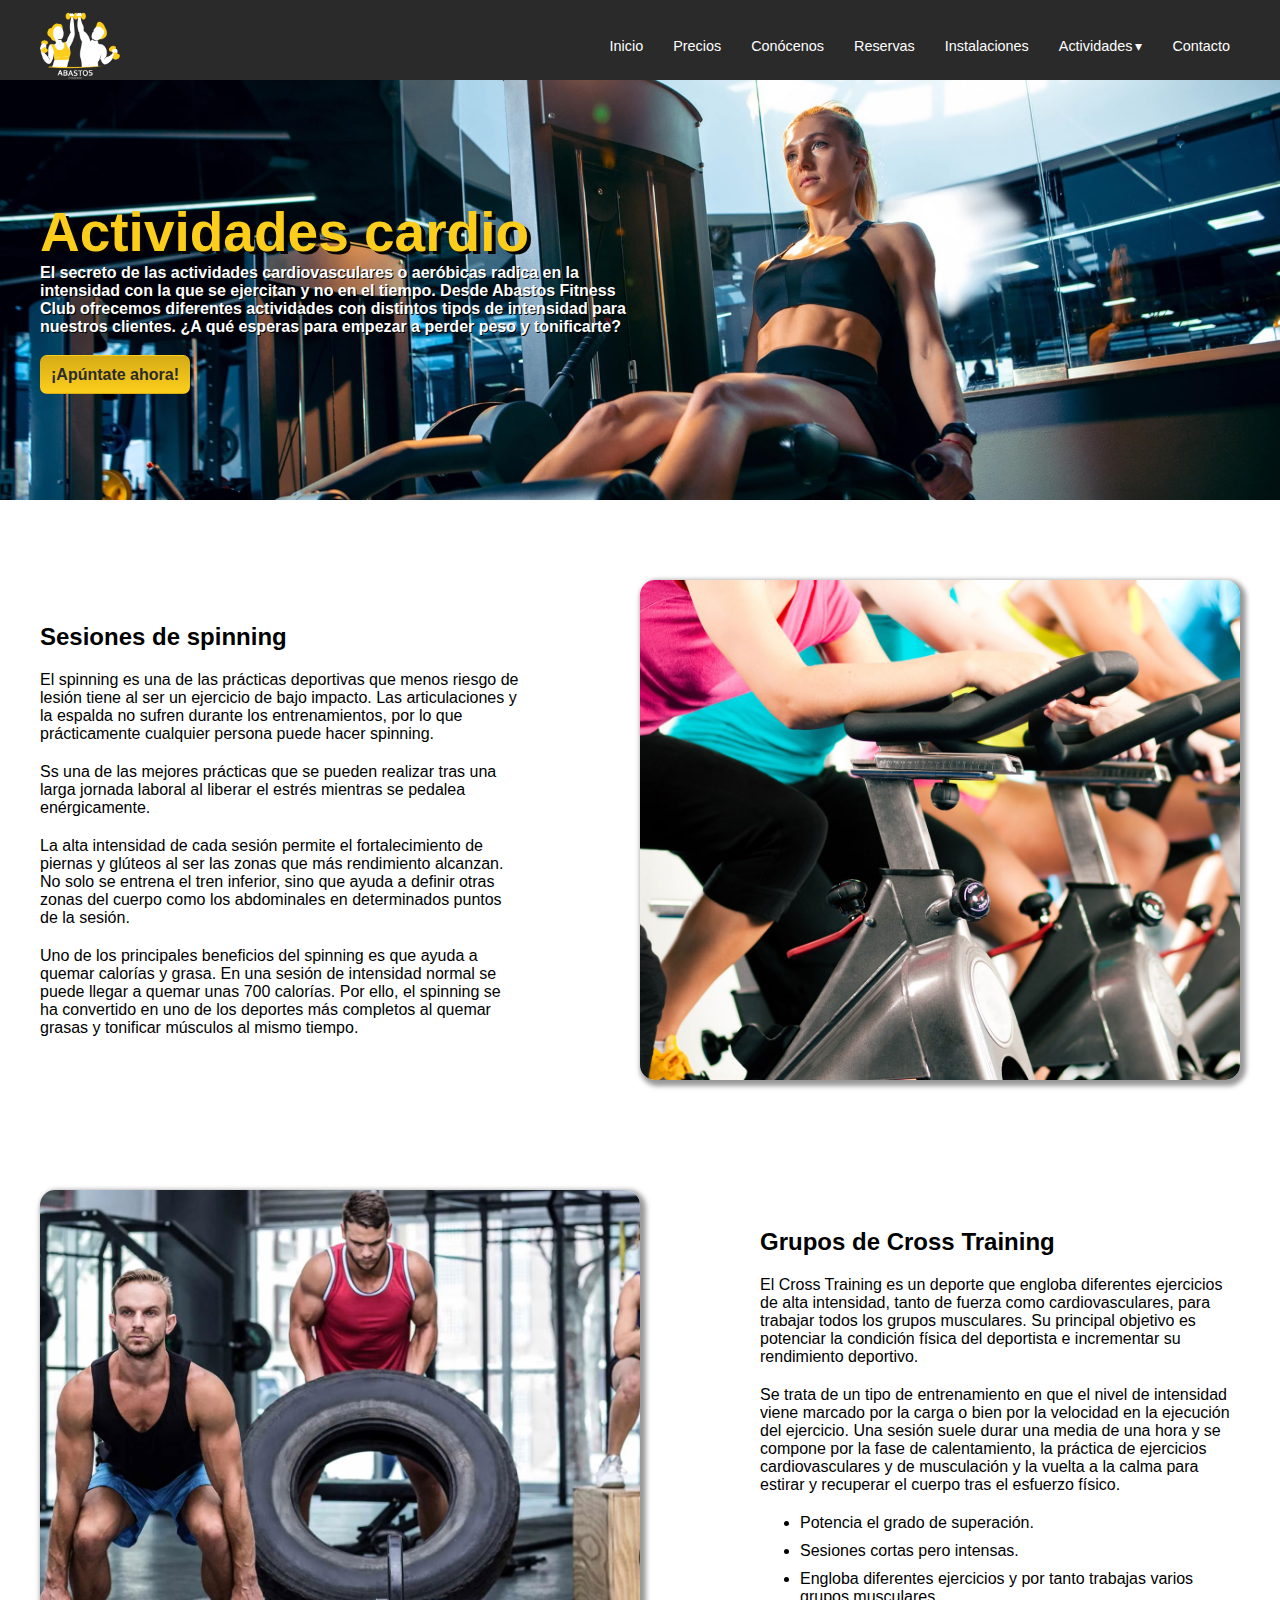
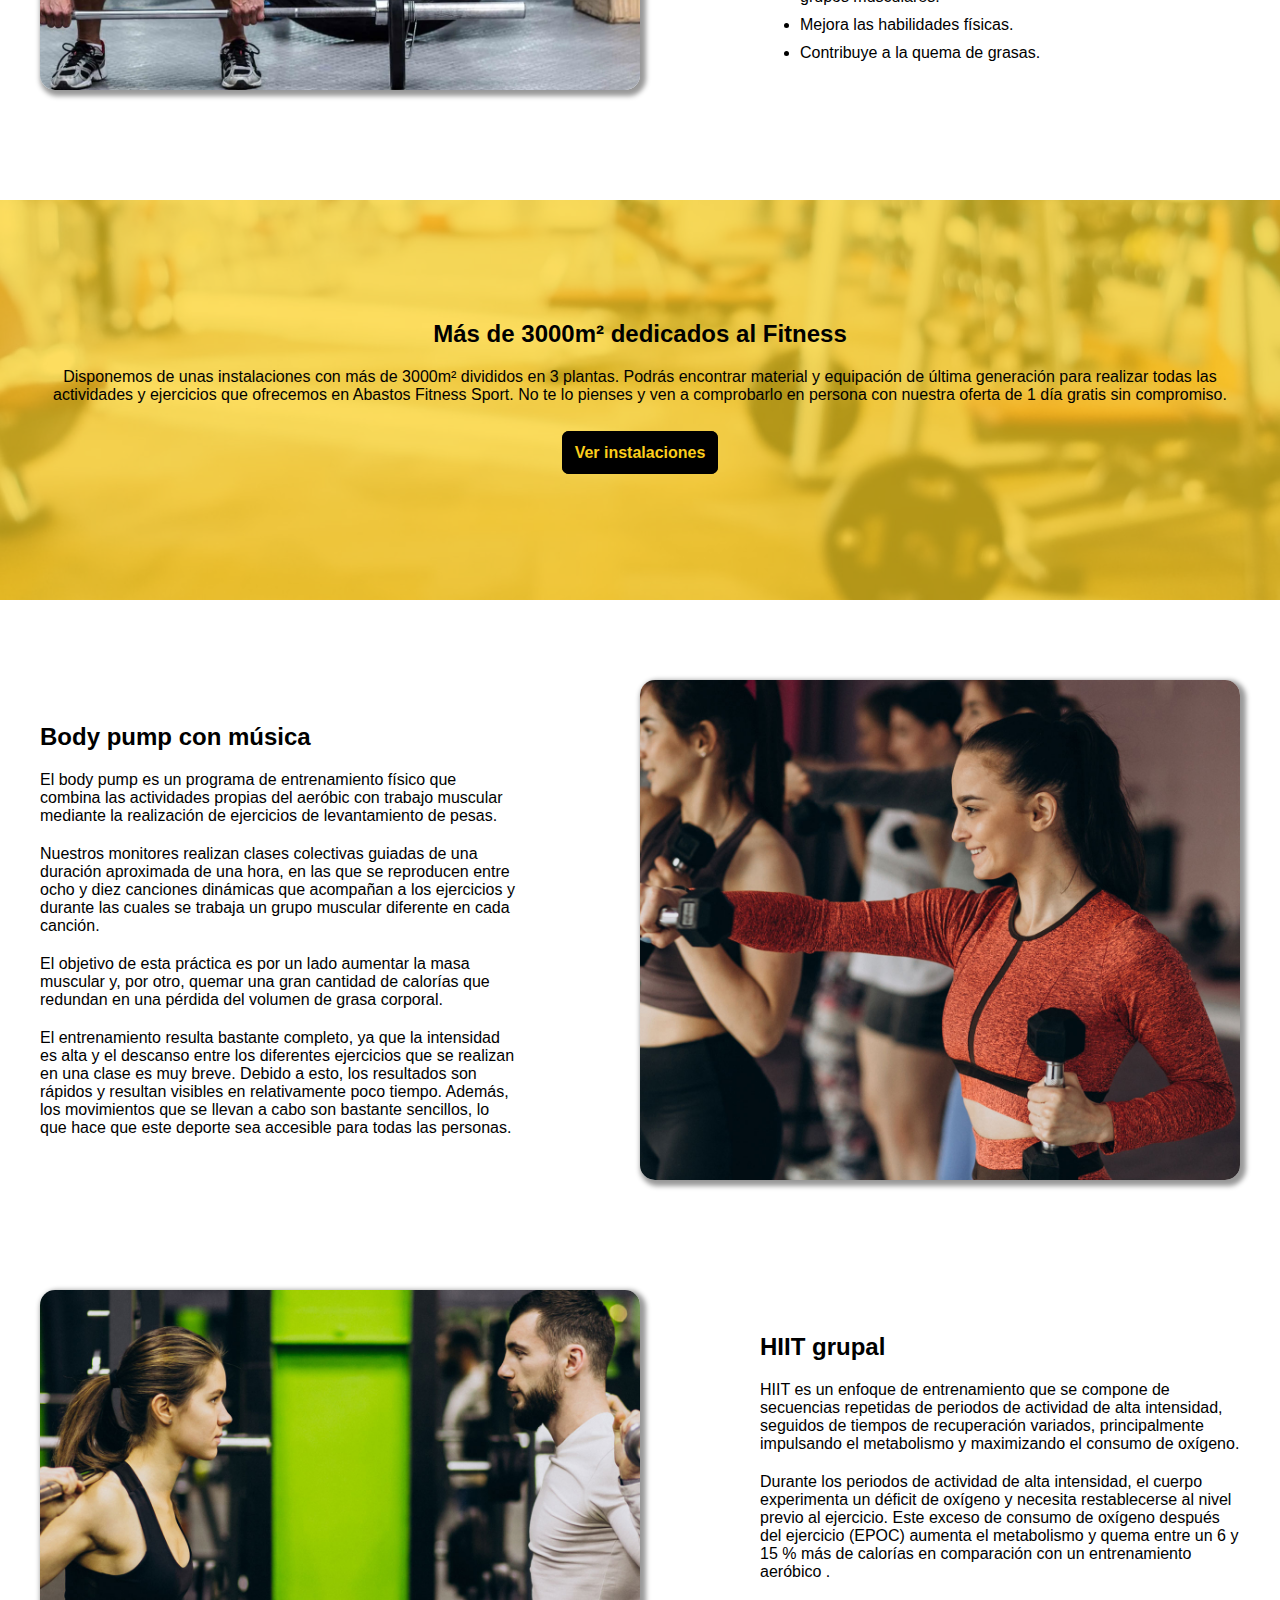
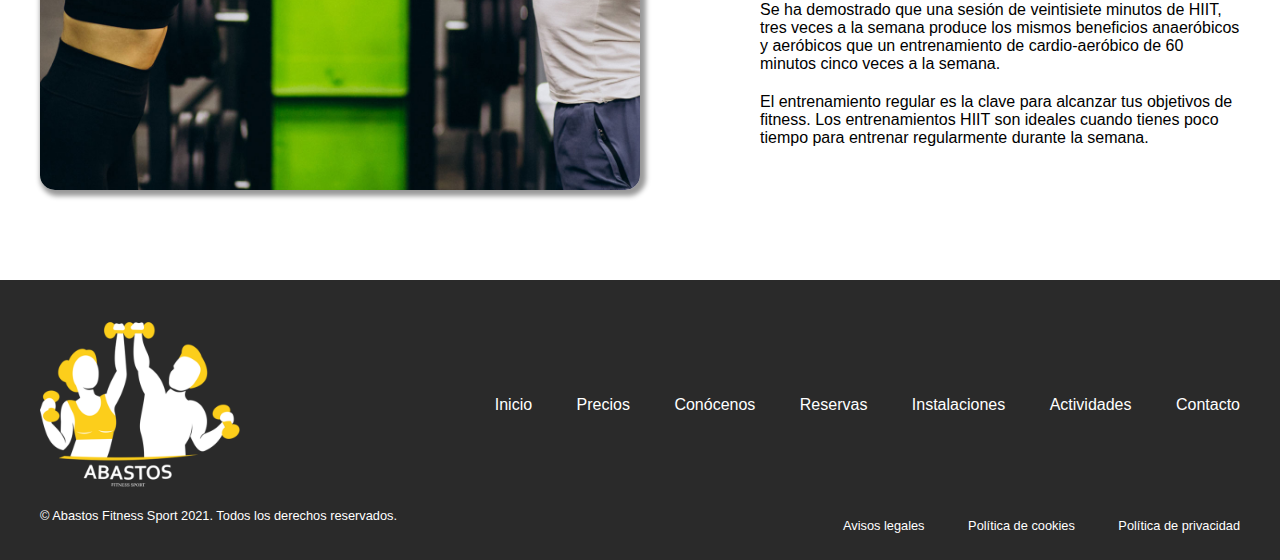
<file: cardio.html>
<!doctype html>

<html lang="es">
    <head>
        <meta charset="utf-8">
        <meta name="viewport" content="width=device-width, initial-scale=1">

        <title>Abastos Fitness Sport</title>
        <meta name="description" content="Tu centro de entrenamiento en Abastos">
        <meta name="author" content="Sofia Rebagliato & Miguel Ángel Gallart">

        <link rel="icon" href="media/logo-blanco.png">

        <link rel="stylesheet" href="css/estilos.css">
        <link rel="stylesheet" href="https://cdnjs.cloudflare.com/ajax/libs/font-awesome/6.0.0-beta2/css/all.min.css">
    </head>

    <body>
        <header>
            <div class="header-wrapper">
                <div class="logo-header">
                    <img src="media/logo-blanco.png" alt="Logo gimnasio Abastos Fitness Club"/>
                </div>
                <nav class="menu">
                    <ul>
                        <li><a href="index.html" alt="Enlace a página de inicio">Inicio</a></li>
                        <li><a href="precios.html">Precios</a></li>
                        <li><a href="conocenos.html" alt="Enlace a página de conócenos">Conócenos</a></li>
                        <li><a href="reservas.html">Reservas</a></li>
                        <li><a href="instalaciones.html" alt="Enlace a página de instalaciones">Instalaciones</a></li>
                        <li>
                            <a href="actividades.html" class="submenu">Actividades</a>
                            <ul>
                                <li><a href="musculacion.html">Musculación</a></li>
                                <li><a href="cardio.html" alt="Enlace a página de cardio">Cardio</a></li>
                                <li><a href="coreografia.html">Coreografía</a></li>
                                <li><a href="artes-marciales.html" alt="Enlace a página de Artes marciales">Artes marciales</a></li>
                            </ul>
                        </li>
                        <li><a href="contacto.html" alt="Enlace a página de contacto">Contacto</a></li>
                    </ul>
                </nav>
            </div>    
        </header>

        <section>
            <div class="banner-interior">
                <div class="banner-wrapper">
                    <h1>Actividades cardio</h1>
                    <p>El secreto de las actividades cardiovasculares o aeróbicas radica en la intensidad con la que se ejercitan y no en el tiempo. Desde Abastos Fitness Club ofrecemos diferentes actividades con distintos tipos de intensidad para nuestros clientes. ¿A qué esperas para empezar a perder peso y tonificarte?</p>
                    <a href="precios.html" alt="Enlace a página de precios" class="btn primary">¡Apúntate ahora!</a>
                </div>                
            </div>

            <div class="texto-imagen cardio1">
                <div class="section-sections-wrapper">
                    <div class="section-left">
                        <h2 class="title-second-part">Sesiones de spinning</h2>
                        <p>El spinning es una de las prácticas deportivas que menos riesgo de lesión tiene al ser un ejercicio de bajo impacto. Las articulaciones y la espalda no sufren durante los entrenamientos, por lo que prácticamente cualquier persona puede hacer spinning.</p>
                        <p>Ss una de las mejores prácticas que se pueden realizar tras una larga jornada laboral al liberar el estrés mientras se pedalea enérgicamente.</p>
                        <p>La alta intensidad de cada sesión permite el fortalecimiento de piernas y glúteos al ser las zonas que más rendimiento alcanzan. No solo se entrena el tren inferior, sino que ayuda a definir otras zonas del cuerpo como los abdominales en determinados puntos de la sesión.</p>
                        <p>Uno de los principales beneficios del spinning es que ayuda a quemar calorías y grasa. En una sesión de intensidad normal se puede llegar a quemar unas 700 calorías. Por ello, el spinning se ha convertido en uno de los deportes más completos al quemar grasas y tonificar músculos al mismo tiempo.</p>
                    </div>

                    <div class="section-right"></div>
                </div>
            </div>

            <div class="imagen-texto cardio2">
                <div class="section-sections-wrapper">
                    <div class="section-left"> </div>
                    
                    <div class="section-right">                         
                        <h2 class="title-second-part">Grupos de Cross Training</h2>
                        <p>El Cross Training es un deporte que engloba diferentes ejercicios de alta intensidad, tanto de fuerza como cardiovasculares, para trabajar todos los grupos musculares. Su principal objetivo es potenciar la condición física del deportista e incrementar su rendimiento deportivo.</p>
                        <p>Se trata de un tipo de entrenamiento en que el nivel de intensidad viene marcado por la carga o bien por la velocidad en la ejecución del ejercicio. Una sesión suele durar una media de una hora y se compone por la fase de calentamiento, la práctica de ejercicios cardiovasculares y de musculación y la vuelta a la calma para estirar y recuperar el cuerpo tras el esfuerzo físico.</p>
                        <ul>
                            <li>Potencia el grado de superación.</li>
                            <li>Sesiones cortas pero intensas.</li>
                            <li>Engloba diferentes ejercicios y por tanto trabajas varios grupos musculares.</li>
                            <li>Mejora las habilidades físicas.</li>
                            <li>Contribuye a la quema de grasas. </li>
                        </ul>    
                    </div>
                </div>
            </div>

            <div class="call-to-action">
                <div class="call-to-action-background">
                    <div class="call-to-action-wrapper">
                        <h2>Más de 3000m² dedicados al Fitness</h2>
                        <p>Disponemos de unas instalaciones con más de 3000m² divididos en 3 plantas. Podrás encontrar material y equipación de última generación para realizar todas las actividades y ejercicios que ofrecemos en Abastos Fitness Sport. No te lo pienses y ven a comprobarlo en persona con nuestra oferta de 1 día gratis sin compromiso.</p>
                        <a href="instalaciones.html" alt="Enlace a página instalaciones" class="btn-black ">Ver instalaciones</a>
                    </div>
                </div>
            </div>

            <div class="texto-imagen cardio3">
                <div class="section-sections-wrapper">
                    <div class="section-left">
                        <h2 class="title-second-part">Body pump con música</h2>
                        <p>El body pump es un programa de entrenamiento físico que combina las actividades propias del aeróbic con trabajo muscular mediante la realización de ejercicios de levantamiento de pesas.</p>
                        <p>Nuestros monitores realizan clases colectivas guiadas de una duración aproximada de una hora, en las que se reproducen entre ocho y diez canciones dinámicas que acompañan a los ejercicios y durante las cuales se trabaja un grupo muscular diferente en cada canción. </p>
                        <p>El objetivo de esta práctica es por un lado aumentar la masa muscular y, por otro, quemar una gran cantidad de calorías que redundan en una pérdida del volumen de grasa corporal.</p>
                        <p>El entrenamiento resulta bastante completo, ya que la intensidad es alta y el descanso entre los diferentes ejercicios que se realizan en una clase es muy breve. Debido a esto, los resultados son rápidos y resultan visibles en relativamente poco tiempo. Además, los movimientos que se llevan a cabo son bastante sencillos, lo que hace que este deporte sea accesible para todas las personas.</p>
                    </div>

                    <div class="section-right"></div>
                </div>
            </div>

            <div class="imagen-texto cardio4">
                <div class="section-sections-wrapper">
                    <div class="section-left"></div>
                    
                    <div class="section-right">                         
                        <h2 class="title-second-part">HIIT grupal</h2>
                        <p>HIIT es un enfoque de entrenamiento que se compone de secuencias repetidas de periodos de actividad de alta intensidad, seguidos de tiempos de recuperación variados, principalmente impulsando el metabolismo y maximizando el consumo de oxígeno.</p>
                        <p>Durante los periodos de actividad de alta intensidad, el cuerpo experimenta un déficit de oxígeno y necesita restablecerse al nivel previo al ejercicio. Este exceso de consumo de oxígeno después del ejercicio (EPOC) aumenta el metabolismo y quema entre un 6 y 15 % más de calorías en comparación con un entrenamiento aeróbico .</p>
                        <p>Se ha demostrado que una sesión de veintisiete minutos de HIIT, tres veces a la semana produce los mismos beneficios anaeróbicos y aeróbicos que un entrenamiento de cardio-aeróbico de 60 minutos cinco veces a la semana.</p>    
                        <p>El entrenamiento regular es la clave para alcanzar tus objetivos de fitness. Los entrenamientos HIIT son ideales cuando tienes poco tiempo para entrenar regularmente durante la semana.</p>    
                    </div>
                </div>
            </div>
            
        </section>
        <footer>
            <div class="footer-wrapper"> 
                <div class= "footer-sup">
                    <div class="logo-footer">
                        <img src="media/logo-blanco.png" alt="Logo gimnasio Abastos Fitness Club">
                    </div>
                    <div class="menu-footer">
                        <ul>
                            <li><a href="index.html" alt="Enlace a página de inicio">Inicio</a></li>
                            <li><a href="precios.html" alt="Enlace a página de precios">Precios</a></li>
                            <li><a href="conocenos.html" alt="Enlace a página de conócenos">Conócenos</a></li>
                            <li><a href="reservas.html" alt="Enlace a página de reservas">Reservas</a></li>
                            <li><a href="instalaciones.html" alt="Enlace a página de instalaciones">Instalaciones</a></li>
                            <li><a href="actividades.html" alt="Enlace a página de actividades">Actividades</a></li>
                            <li><a href="contacto.html" alt="Enlace a página de contacto">Contacto</a></li>
                        </ul>
                    </div>
                </div>

                <div class= "footer-inf">
                    <div class="rights">
                        <p>© Abastos Fitness Sport 2021. Todos los derechos reservados.</p>
                    </div>
                    <div class="policy">
                        <ul>
                            <li><a href="avisos-legales.html" target="_blank" alt="Enlace a página de ">Avisos legales</a></li>
                            <li><a href="politicas-de-cookies.html" target="_blank" alt="Enlace a página de política de cookies">Política de cookies</a></li>
                            <li><a href="politica-de-privacidad.html" target="_blank" alt="Enlace a página de política de privacidad">Política de privacidad</a></li>
                        </ul>
                    </div>
                </div>
            </div>
        </footer>
    </body>
</html>
</file>
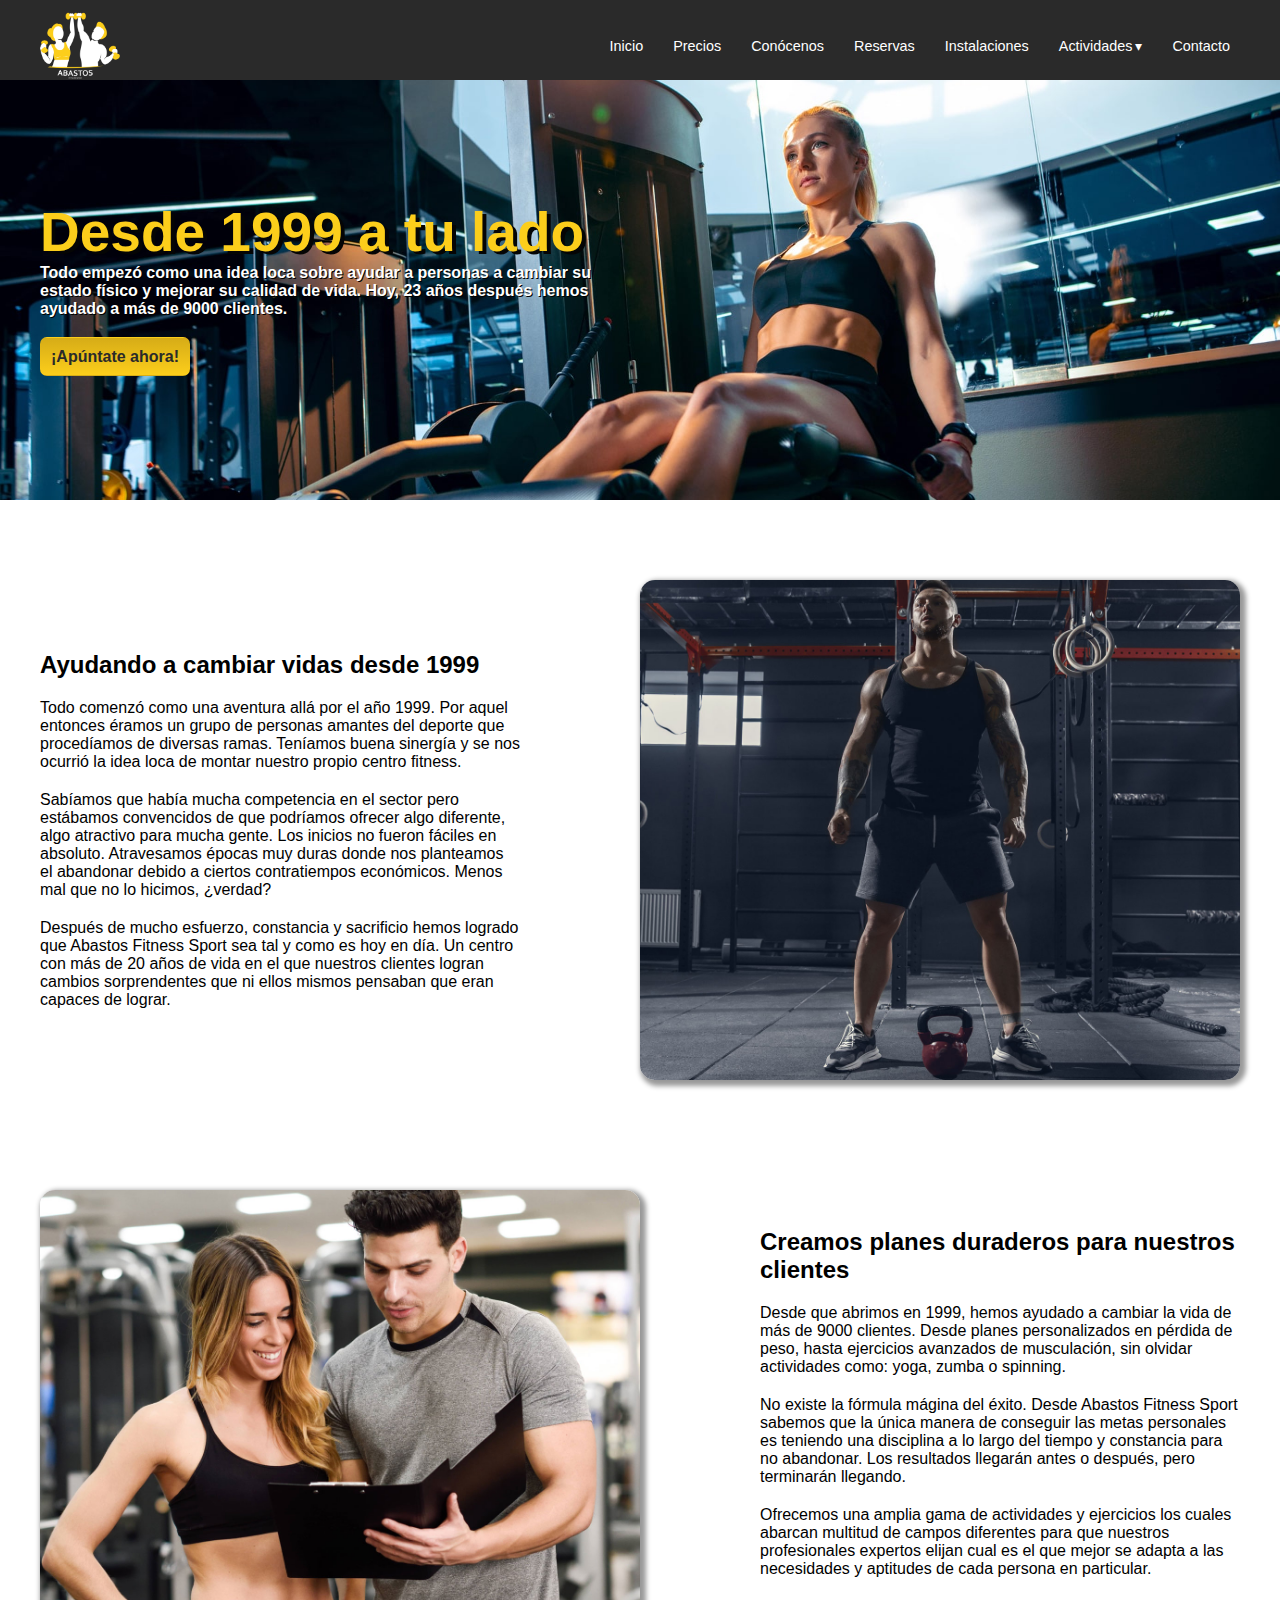
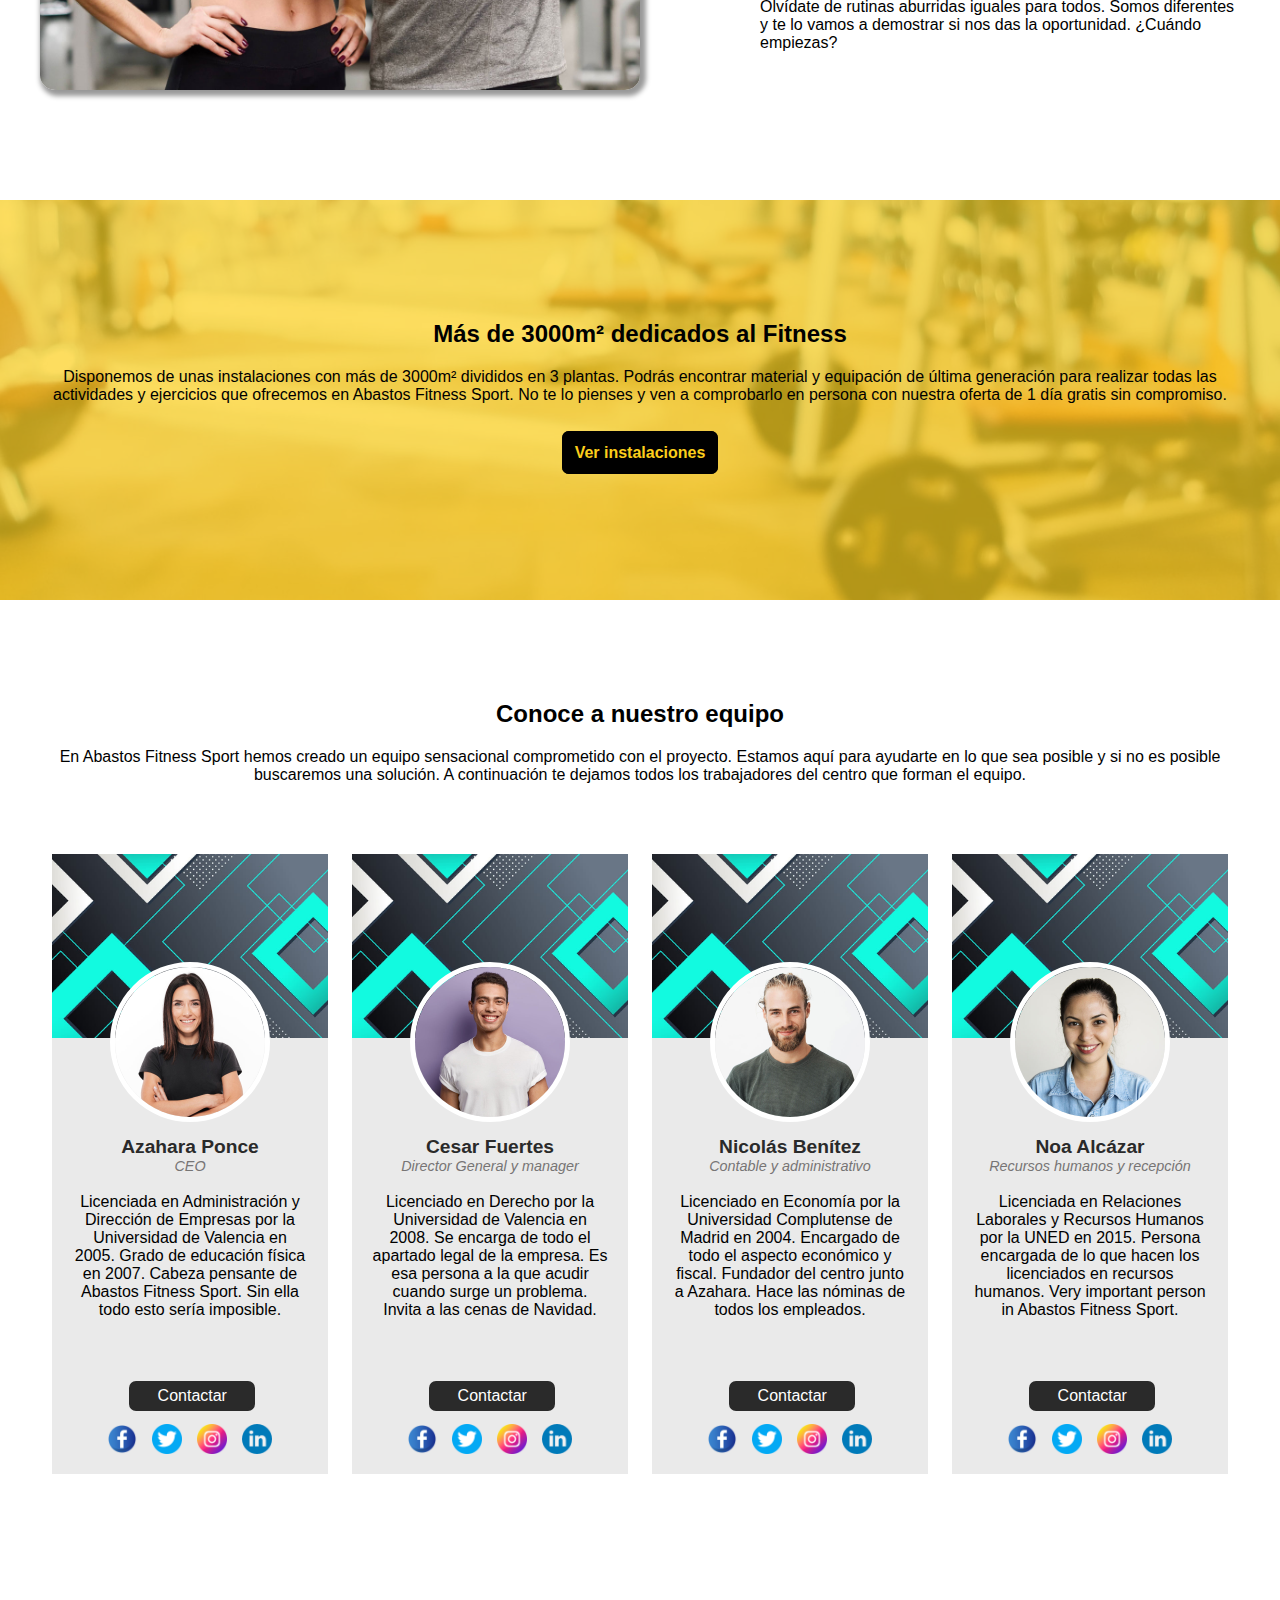
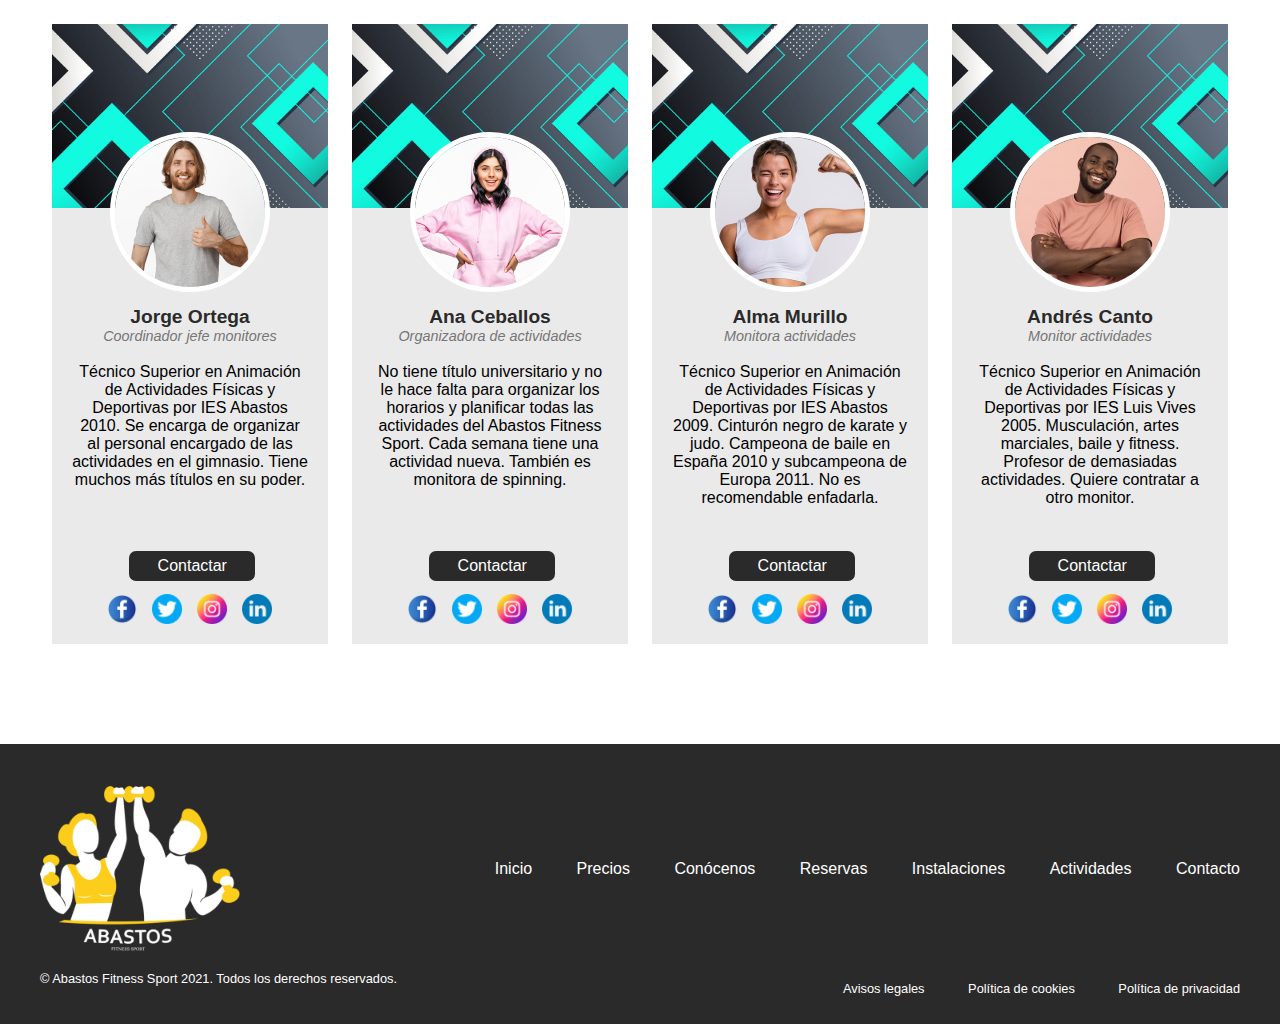
<file: conocenos.html>
<!doctype html>

<html lang="es">
    <head>
        <meta charset="utf-8">
        <meta name="viewport" content="width=device-width, initial-scale=1">

        <title>Abastos Fitness Sport</title>
        <meta name="description" content="Tu centro de entrenamiento en Abastos">
        <meta name="author" content="Sofia Rebagliato & Miguel Ángel Gallart">

        <link rel="icon" href="media/logo-blanco.png">

        <link rel="stylesheet" href="css/estilos.css">
        <link rel="stylesheet" href="https://cdnjs.cloudflare.com/ajax/libs/font-awesome/6.0.0-beta2/css/all.min.css">
    </head>

    <body>
        <header>
            <div class="header-wrapper">
                <div class="logo-header">
                    <img src="media/logo-blanco.png" alt="Logo gimnasio Abastos Fitness Club"/>
                </div>
                <nav class="menu">
                    <ul>
                        <li><a href="index.html" alt="Enlace a página de inicio">Inicio</a></li>
                        <li><a href="precios.html">Precios</a></li>
                        <li><a href="conocenos.html" alt="Enlace a página de conócenos">Conócenos</a></li>
                        <li><a href="reservas.html">Reservas</a></li>
                        <li><a href="instalaciones.html" alt="Enlace a página de instalaciones">Instalaciones</a></li>
                        <li>
                            <a href="actividades.html" class="submenu">Actividades</a>
                            <ul>
                                <li><a href="musculacion.html">Musculación</a></li>
                                <li><a href="cardio.html" alt="Enlace a página de cardio">Cardio</a></li>
                                <li><a href="coreografia.html">Coreografía</a></li>
                                <li><a href="artes-marciales.html" alt="Enlace a página de Artes marciales">Artes marciales</a></li>
                            </ul>
                        </li>
                        <li><a href="contacto.html" alt="Enlace a página de contacto">Contacto</a></li>
                    </ul>
                </nav>
            </div>    
        </header>

        <section>
            <div class="banner-interior">
                <div class="banner-wrapper">
                    <h1>Desde 1999 a tu lado</h1>
                    <p class="initial-text">
                        Todo empezó como una idea loca sobre ayudar a personas a cambiar su estado físico y mejorar su calidad de vida. Hoy, 23 años después hemos ayudado a más de 9000 clientes.
                    </p>
                    <a href="precios.html" alt="Enlace a página de precios" class="btn primary">¡Apúntate ahora!</a>
                </div>                
            </div>

            <div class="texto-imagen">
                <div class="section-sections-wrapper">
                    <div class="section-left">
                        <h2 class="title-second-part">Ayudando a cambiar vidas desde 1999</h2>
                        <p>Todo comenzó como una aventura allá por el año 1999. Por aquel entonces éramos un grupo de personas amantes del deporte que procedíamos de diversas ramas. Teníamos buena sinergía y se nos ocurrió la idea loca de montar nuestro propio centro fitness.</p>
                        <p>Sabíamos que había mucha competencia en el sector pero estábamos convencidos de que podríamos ofrecer algo diferente, algo atractivo para mucha gente. Los inicios no fueron fáciles en absoluto. Atravesamos épocas muy duras donde nos planteamos el abandonar debido a ciertos contratiempos económicos. Menos mal que no lo hicimos, ¿verdad?</p>
                        <p>Después de mucho esfuerzo, constancia y sacrificio hemos logrado que Abastos Fitness Sport sea tal y como es hoy en día. Un centro con más de 20 años de vida en el que nuestros clientes logran cambios sorprendentes que ni ellos mismos pensaban que eran capaces de lograr.</p>
                    </div>

                    <div class="section-right">
                    </div>

                </div>
            </div>

            <div class="imagen-texto">
                <div class="section-sections-wrapper">
                    <div class="section-left">
                    </div>
                    
                    <div class="section-right">                         
                        <h2 class="title-second-part">Creamos planes duraderos para nuestros clientes</h2>
                        <p>Desde que abrimos en 1999, hemos ayudado a cambiar la vida de más de 9000 clientes. Desde planes personalizados en pérdida de peso, hasta ejercicios avanzados de musculación, sin olvidar actividades como: yoga, zumba o spinning.</p>
                        <p>No existe la fórmula mágina del éxito. Desde Abastos Fitness Sport sabemos que la única manera de conseguir las metas personales es teniendo una disciplina a lo largo del tiempo y constancia para no abandonar. Los resultados llegarán antes o después, pero terminarán llegando.</p>
                        <p>Ofrecemos una amplia gama de actividades y ejercicios los cuales abarcan multitud de campos diferentes para que nuestros profesionales expertos elijan cual es el que mejor se adapta a las necesidades y aptitudes de cada persona en particular.</p>    
                        <p>Olvídate de rutinas aburridas iguales para todos. Somos diferentes y te lo vamos a demostrar si nos das la oportunidad. ¿Cuándo empiezas?</p>    
                    </div>

                </div>
            </div>

            <div class="call-to-action">
                <div class="call-to-action-background">
                    <div class="call-to-action-wrapper">
                        <h2>Más de 3000m² dedicados al Fitness</h2>
                        <p>Disponemos de unas instalaciones con más de 3000m² divididos en 3 plantas. Podrás encontrar material y equipación de última generación para realizar todas las actividades y ejercicios que ofrecemos en Abastos Fitness Sport. No te lo pienses y ven a comprobarlo en persona con nuestra oferta de 1 día gratis sin compromiso.</p>
                        <a href="instalaciones.html" alt="Enlace a página instalaciones" class="btn-black ">Ver instalaciones</a>
                    </div>
                </div>
            </div>

            <div class="team">
                <div class="team-wrapper">
                    <h2>Conoce a nuestro equipo</h2>
                    <p>En Abastos Fitness Sport hemos creado un equipo sensacional comprometido con el proyecto. Estamos aquí para ayudarte en lo que sea posible y si no es posible buscaremos una solución. A continuación te dejamos todos los trabajadores del centro que forman el equipo.</p>
                    <div class="profile-team">
                        <img src="media/team-background.jpg" alt="Fondo superior perfil" class="team-div-background">
                        <img src="media/azahara_ponce.jpg" alt="Foto de Azahara Ponce" class="team-div-profile">
                        <h3>Azahara Ponce</h3>
                        <h4>CEO</h4>
                        <p>Licenciada en Administración y Dirección de Empresas por la Universidad de Valencia en 2005. Grado de educación física en 2007. Cabeza pensante de Abastos Fitness Sport. Sin ella todo esto sería imposible.</p>
                        <a href="#" target="_blank" alt="Botón para mandar un mensaje a una persona del equipo" class="btn-team">Contactar</a>
                        <ul class="social-media-links">
                            <li><a href="https://es-es.facebook.com/" target="_blank" alt="Enlace a Facebook"><img src="media/facebook-icon.png" alt="Red social"></a></li>
                            <li><a href="https://twitter.com/" target="_blank" alt="Enlace a Twitter"><img src="media/twitter-icon.png" alt="Red social"></a></li>
                            <li><a href="https://www.instagram.com/?hl=es" target="_blank" alt="Enlace a Instagram"><img src="media/instagram-icon.png" alt="Red social"></a></li>
                            <li><a href="https://es.linkedin.com/" target="_blank" alt="Enlace a Linkedin"><img src="media/linkedin-icon.png" alt="Red social"></a></li>
                        </ul>
                    </div>

                    <div class="profile-team">
                        <img src="media/team-background.jpg" alt="Fondo superior perfil" class="team-div-background">
                        <img src="media/cesar_fuertes.jpg" alt="Foto de César Fuertes" class="team-div-profile">
                        <h3>Cesar Fuertes</h3>
                        <h4>Director General y manager</h4>
                        <p>Licenciado en Derecho por la Universidad de Valencia en 2008. Se encarga de todo el apartado legal de la empresa. Es esa persona a la que acudir cuando surge un problema. Invita a las cenas de Navidad.</p>
                        <a href="#" target="_blank" alt="Botón para mandar un mensaje a una persona del equipo" class="btn-team">Contactar</a>
                        <ul class="social-media-links">
                            <li><a href="https://es-es.facebook.com/" target="_blank" alt="Enlace a Facebook"><img src="media/facebook-icon.png" alt="Red social"></a></li>
                            <li><a href="https://twitter.com/" target="_blank" alt="Enlace a Twitter"><img src="media/twitter-icon.png" alt="Red social"></a></li>
                            <li><a href="https://www.instagram.com/?hl=es" target="_blank" alt="Enlace a Instagram"><img src="media/instagram-icon.png" alt="Red social"></a></li>
                            <li><a href="https://es.linkedin.com/" target="_blank" alt="Enlace a Linkedin"><img src="media/linkedin-icon.png" alt="Red social"></a></li>
                        </ul>
                    </div>

                    <div class="profile-team">
                        <img src="media/team-background.jpg" alt="Fondo superior perfil" class="team-div-background">
                        <img src="media/nicolas_benitez.jpg" alt="Foto de Nicolás Benítez" class="team-div-profile">
                        <h3>Nicolás Benítez</h3>
                        <h4>Contable y administrativo</h4>
                        <p>Licenciado en Economía por la Universidad Complutense de Madrid en 2004. Encargado de todo el aspecto económico y fiscal. Fundador del centro junto a Azahara. Hace las nóminas de todos los empleados. </p>
                        <a href="#" target="_blank" alt="Botón para mandar un mensaje a una persona del equipo" class="btn-team">Contactar</a>
                        <ul class="social-media-links">
                            <li><a href="https://es-es.facebook.com/" target="_blank" alt="Enlace a Facebook"><img src="media/facebook-icon.png" alt="Red social"></a></li>
                            <li><a href="https://twitter.com/" target="_blank" alt="Enlace a Twitter"><img src="media/twitter-icon.png" alt="Red social"></a></li>
                            <li><a href="https://www.instagram.com/?hl=es" target="_blank" alt="Enlace a Instagram"><img src="media/instagram-icon.png" alt="Red social"></a></li>
                            <li><a href="https://es.linkedin.com/" target="_blank" alt="Enlace a Linkedin"><img src="media/linkedin-icon.png" alt="Red social"></a></li>
                        </ul>
                    </div>

                    <div class="profile-team">
                        <img src="media/team-background.jpg" alt="Fondo superior perfil" class="team-div-background">
                        <img src="media/noa_alcazar.jpg" alt="Noa Alcázar" class="team-div-profile">
                        <h3>Noa Alcázar</h3>
                        <h4>Recursos humanos y recepción</h4>
                        <p>Licenciada en Relaciones Laborales y Recursos Humanos por la UNED en 2015. Persona encargada de lo que hacen los licenciados en recursos humanos. Very important person in Abastos Fitness Sport.</p>
                        <a href="#" target="_blank" alt="Botón para mandar un mensaje a una persona del equipo" class="btn-team">Contactar</a>
                        <ul class="social-media-links">
                            <li><a href="https://es-es.facebook.com/" target="_blank" alt="Enlace a Facebook"><img src="media/facebook-icon.png" alt="Red social"></a></li>
                            <li><a href="https://twitter.com/" target="_blank" alt="Enlace a Twitter"><img src="media/twitter-icon.png" alt="Red social"></a></li>
                            <li><a href="https://www.instagram.com/?hl=es" target="_blank" alt="Enlace a Instagram"><img src="media/instagram-icon.png" alt="Red social"></a></li>
                            <li><a href="https://es.linkedin.com/" target="_blank" alt="Enlace a Linkedin"><img src="media/linkedin-icon.png" alt="Red social"></a></li>
                        </ul>
                    </div>

                    <div class="profile-team">
                        <img src="media/team-background.jpg" alt="Fondo superior perfil" class="team-div-background">
                        <img src="media/jorge_ortega.jpg" alt="Foto de Jorge Ortega" class="team-div-profile">
                        <h3>Jorge Ortega</h3>
                        <h4>Coordinador jefe monitores</h4>
                        <p>Técnico Superior en Animación de Actividades Físicas y Deportivas por IES Abastos 2010. Se encarga de organizar al personal encargado de las actividades en el gimnasio. Tiene muchos más títulos en su poder.</p>
                        <a href="#" target="_blank" alt="Botón para mandar un mensaje a una persona del equipo" class="btn-team">Contactar</a>
                        <ul class="social-media-links">
                            <li><a href="https://es-es.facebook.com/" target="_blank" alt="Enlace a Facebook"><img src="media/facebook-icon.png" alt="Red social"></a></li>
                            <li><a href="https://twitter.com/" target="_blank" alt="Enlace a Twitter"><img src="media/twitter-icon.png" alt="Red social"></a></li>
                            <li><a href="https://www.instagram.com/?hl=es" target="_blank" alt="Enlace a Instagram"><img src="media/instagram-icon.png" alt="Red social"></a></li>
                            <li><a href="https://es.linkedin.com/" target="_blank" alt="Enlace a Linkedin"><img src="media/linkedin-icon.png" alt="Red social"></a></li>
                        </ul>
                    </div>

                    <div class="profile-team">
                        <img src="media/team-background.jpg" alt="Fondo superior perfil" class="team-div-background">
                        <img src="media/ana_ceballos.jpg" alt="Foto de Ana Ceballos" class="team-div-profile">
                        <h3>Ana Ceballos</h3>
                        <h4>Organizadora de actividades</h4>
                        <p>No tiene título universitario y no le hace falta para organizar los horarios y planificar todas las actividades del Abastos Fitness Sport. Cada semana tiene una actividad nueva. También es monitora de spinning.</p>
                        <a href="#" target="_blank" alt="Botón para mandar un mensaje a una persona del equipo" class="btn-team">Contactar</a>
                        <ul class="social-media-links">
                            <li><a href="https://es-es.facebook.com/" target="_blank" alt="Enlace a Facebook"><img src="media/facebook-icon.png" alt="Red social"></a></li>
                            <li><a href="https://twitter.com/" target="_blank" alt="Enlace a Twitter"><img src="media/twitter-icon.png" alt="Red social"></a></li>
                            <li><a href="https://www.instagram.com/?hl=es" target="_blank" alt="Enlace a Instagram"><img src="media/instagram-icon.png" alt="Red social"></a></li>
                            <li><a href="https://es.linkedin.com/" target="_blank" alt="Enlace a Linkedin"><img src="media/linkedin-icon.png" alt="Red social"></a></li>
                        </ul>
                    </div>

                    <div class="profile-team">
                        <img src="media/team-background.jpg" alt="Fondo superior perfil" class="team-div-background">
                        <img src="media/alma_murillo.jpg" alt="Foto de Alma Murillo" class="team-div-profile">
                        <h3>Alma Murillo</h3>
                        <h4>Monitora actividades</h4>
                        <p>Técnico Superior en Animación de Actividades Físicas y Deportivas por IES Abastos 2009. Cinturón negro de karate y judo. Campeona de baile en España 2010 y subcampeona de Europa 2011. No es recomendable enfadarla.</p>
                        <a href="#" target="_blank" alt="Botón para mandar un mensaje a una persona del equipo" class="btn-team">Contactar</a>
                        <ul class="social-media-links">
                            <li><a href="https://es-es.facebook.com/" target="_blank" alt="Enlace a Facebook"><img src="media/facebook-icon.png" alt="Red social"></a></li>
                            <li><a href="https://twitter.com/" target="_blank" alt="Enlace a Twitter"><img src="media/twitter-icon.png" alt="Red social"></a></li>
                            <li><a href="https://www.instagram.com/?hl=es" target="_blank" alt="Enlace a Instagram"><img src="media/instagram-icon.png" alt="Red social"></a></li>
                            <li><a href="https://es.linkedin.com/" target="_blank" alt="Enlace a Linkedin"><img src="media/linkedin-icon.png" alt="Red social"></a></li>
                        </ul>
                    </div>

                    <div class="profile-team">
                        <img src="media/team-background.jpg" alt="Fondo superior perfil" class="team-div-background">
                        <img src="media/andres_canto.jpg" alt="Foto de Andrés Canto" class="team-div-profile">
                        <h3>Andrés Canto</h3>
                        <h4>Monitor actividades</h4>
                        <p>Técnico Superior en Animación de Actividades Físicas y Deportivas por IES Luis Vives 2005. Musculación, artes marciales, baile y fitness. Profesor de demasiadas actividades. Quiere contratar a otro monitor.</p>
                        <a href="#" target="_blank" alt="Botón para mandar un mensaje a una persona del equipo" class="btn-team">Contactar</a>
                        <ul class="social-media-links">
                            <li><a href="https://es-es.facebook.com/" target="_blank" alt="Enlace a Facebook"><img src="media/facebook-icon.png" alt="Red social"></a></li>
                            <li><a href="https://twitter.com/" target="_blank" alt="Enlace a Twitter"><img src="media/twitter-icon.png" alt="Red social"></a></li>
                            <li><a href="https://www.instagram.com/?hl=es" target="_blank" alt="Enlace a Instagram"><img src="media/instagram-icon.png" alt="Red social"></a></li>
                            <li><a href="https://es.linkedin.com/" target="_blank" alt="Enlace a Linkedin"><img src="media/linkedin-icon.png" alt="Red social"></a></li>
                        </ul>
                    </div>
                    
                </div>
            </div>
            
        </section>
        <footer>
            <div class="footer-wrapper"> 
                <div class= "footer-sup">
                    <div class="logo-footer">
                        <img src="media/logo-blanco.png" alt="Logo gimnasio Abastos Fitness Club">
                    </div>
                    <div class="menu-footer">
                        <ul>
                            <li><a href="index.html" alt="Enlace a página de inicio">Inicio</a></li>
                            <li><a href="precios.html" alt="Enlace a página de precios">Precios</a></li>
                            <li><a href="conocenos.html" alt="Enlace a página de conócenos">Conócenos</a></li>
                            <li><a href="reservas.html" alt="Enlace a página de reservas">Reservas</a></li>
                            <li><a href="instalaciones.html" alt="Enlace a página de instalaciones">Instalaciones</a></li>
                            <li><a href="actividades.html" alt="Enlace a página de actividades">Actividades</a></li>
                            <li><a href="contacto.html" alt="Enlace a página de contacto">Contacto</a></li>
                        </ul>
                    </div>
                </div>

                <div class= "footer-inf">
                    <div class="rights">
                        <p>© Abastos Fitness Sport 2021. Todos los derechos reservados.</p>
                    </div>
                    <div class="policy">
                        <ul>
                            <li><a href="avisos-legales.html" target="_blank" alt="Enlace a página de ">Avisos legales</a></li>
                            <li><a href="politicas-de-cookies.html" target="_blank" alt="Enlace a página de política de cookies">Política de cookies</a></li>
                            <li><a href="politica-de-privacidad.html" target="_blank" alt="Enlace a página de política de privacidad">Política de privacidad</a></li>
                        </ul>
                    </div>
                </div>
            </div>
        </footer>
    </body>
</html>
</file>
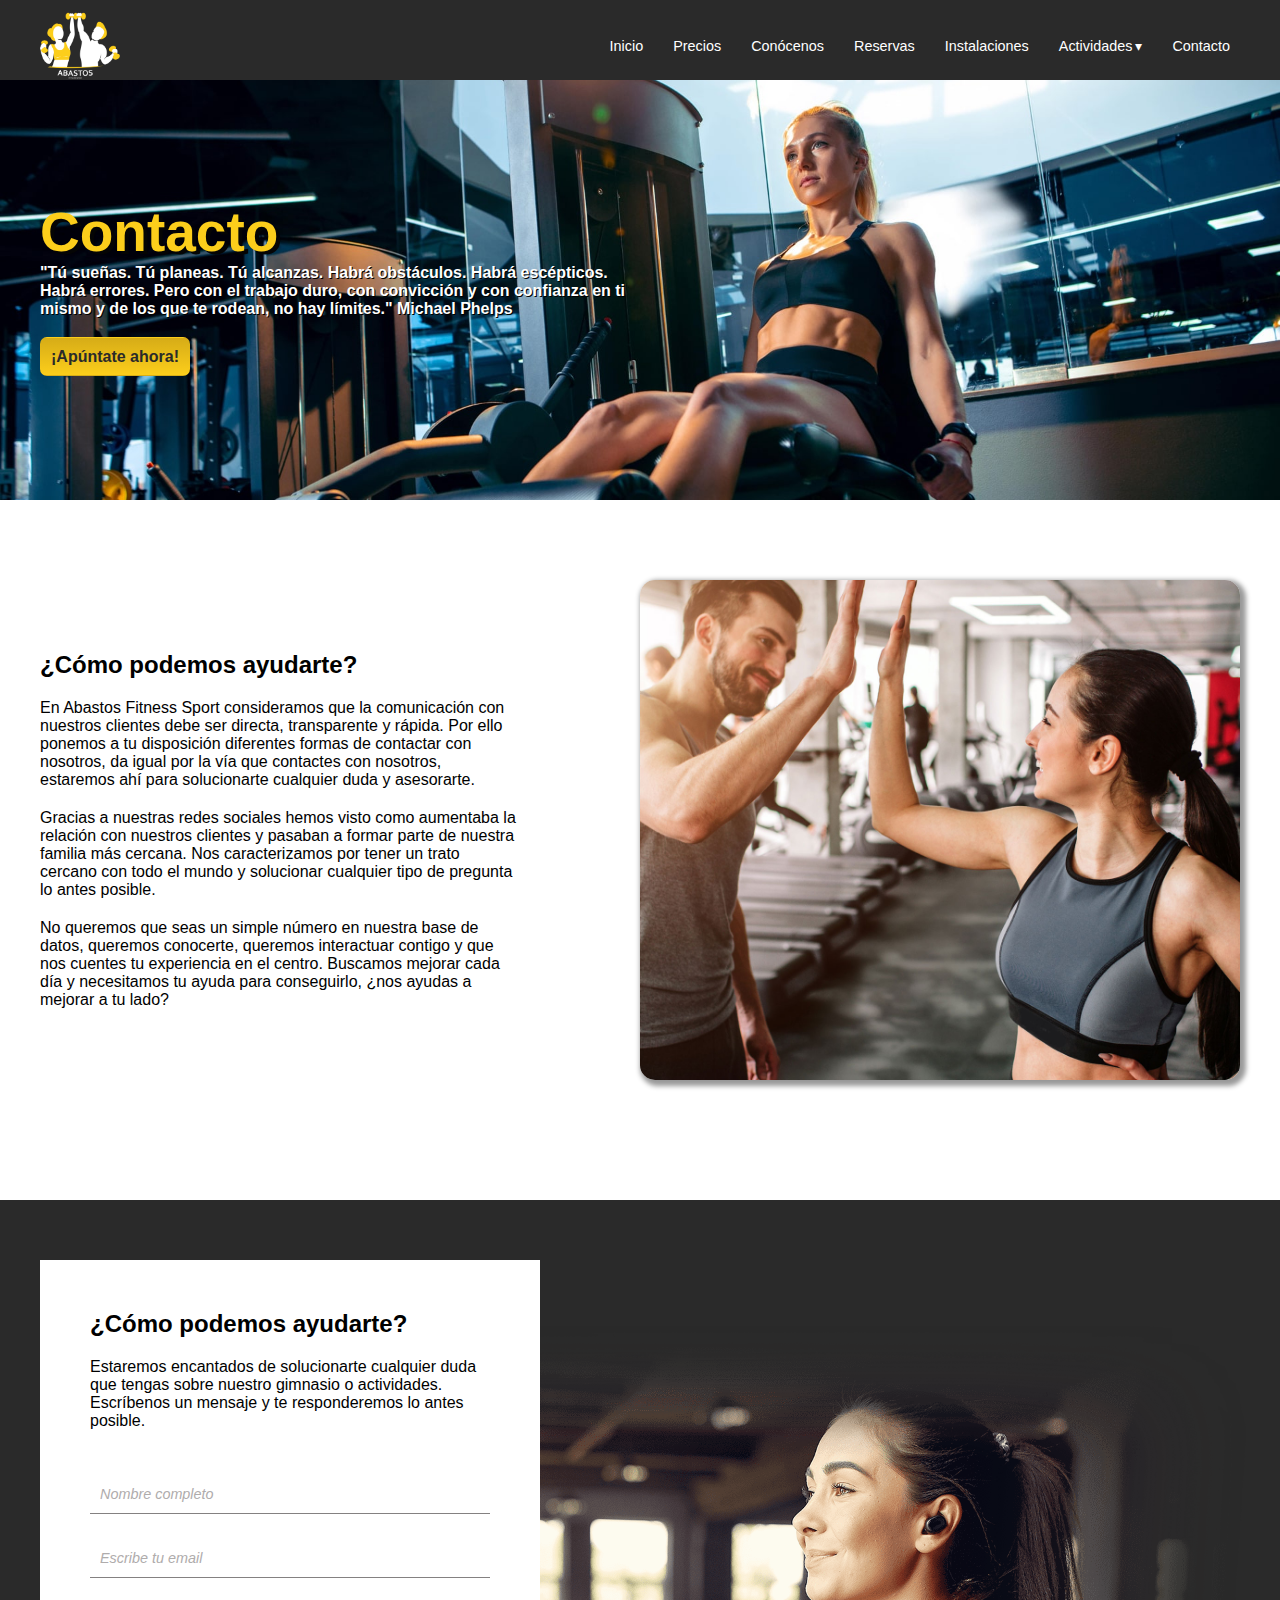
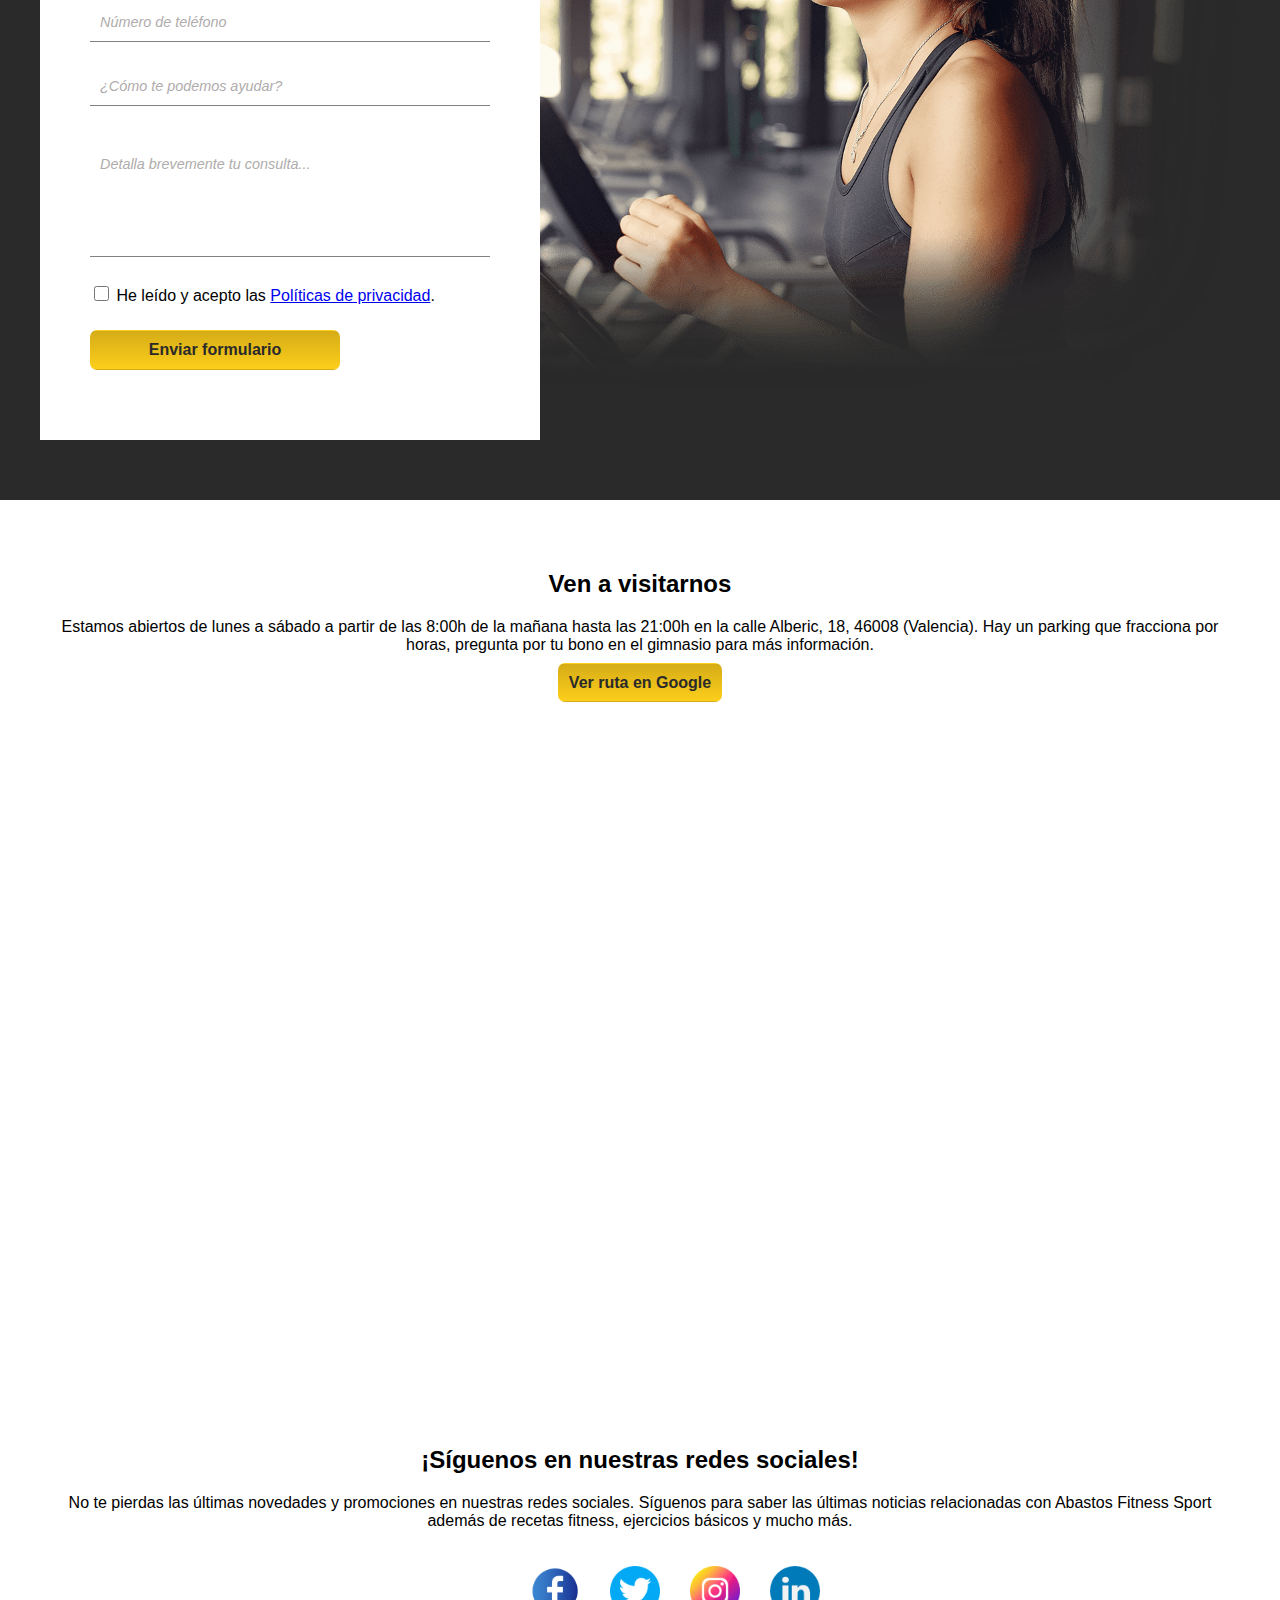
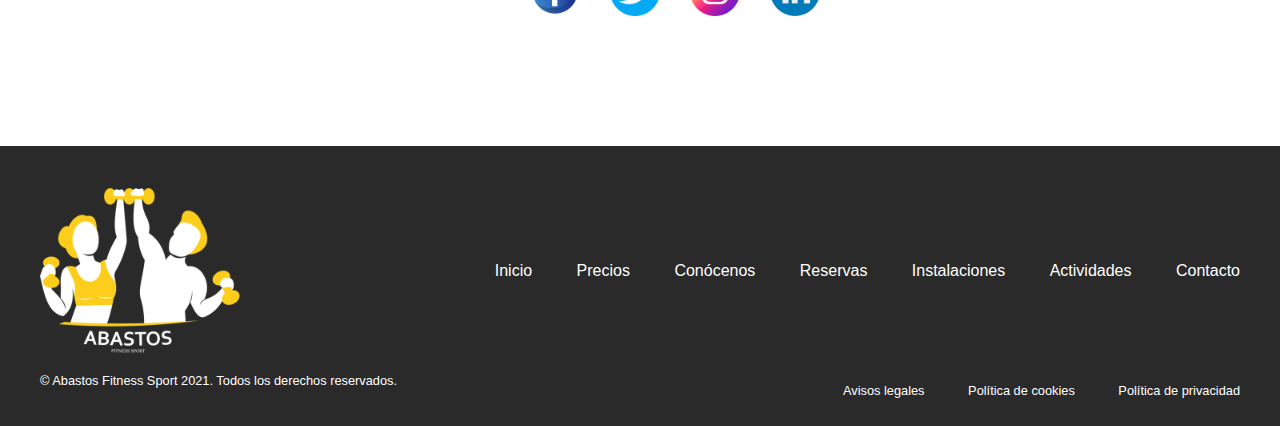
<file: contacto.html>
<!doctype html>

<html lang="es">
    <head>
        <meta charset="utf-8">
        <meta name="viewport" content="width=device-width, initial-scale=1">

        <title>Abastos Fitness Sport</title>
        <meta name="description" content="Tu centro de entrenamiento en Abastos">
        <meta name="author" content="Sofia Rebagliato & Miguel Ángel Gallart">

        <link rel="icon" href="media/logo-blanco.png">

        <link rel="stylesheet" href="css/estilos.css">
        <link rel="stylesheet" href="https://cdnjs.cloudflare.com/ajax/libs/font-awesome/6.0.0-beta2/css/all.min.css">
    </head>

    <body>
        <header>
            <div class="header-wrapper">
                <div class="logo-header">
                    <img src="media/logo-blanco.png" alt="Logo gimnasio Abastos Fitness Club"/>
                </div>
                <nav class="menu">
                    <ul>
                        <li><a href="index.html" alt="Enlace a página de inicio">Inicio</a></li>
                        <li><a href="precios.html">Precios</a></li>
                        <li><a href="conocenos.html" alt="Enlace a página de conócenos">Conócenos</a></li>
                        <li><a href="reservas.html">Reservas</a></li>
                        <li><a href="instalaciones.html" alt="Enlace a página de instalaciones">Instalaciones</a></li>
                        <li>
                            <a href="actividades.html" class="submenu">Actividades</a>
                            <ul>
                                <li><a href="musculacion.html">Musculación</a></li>
                                <li><a href="cardio.html" alt="Enlace a página de cardio">Cardio</a></li>
                                <li><a href="coreografia.html">Coreografía</a></li>
                                <li><a href="artes-marciales.html" alt="Enlace a página de Artes marciales">Artes marciales</a></li>
                            </ul>
                        </li>
                        <li><a href="contacto.html" alt="Enlace a página de contacto">Contacto</a></li>
                    </ul>
                </nav>
            </div>    
        </header>

        <section>
            <div class="banner-interior">
                <div class="banner-wrapper">
                    <h1>Contacto</h1>
                    <p class="initial-text">
                        "Tú sueñas. Tú planeas. Tú alcanzas. Habrá obstáculos. Habrá escépticos. Habrá errores. Pero con el trabajo duro, con convicción y con confianza en ti mismo y de los que te rodean, no hay límites." Michael Phelps
                    </p>
                    <a href="precios.html" alt="Enlace a página de precios" class="btn primary">¡Apúntate ahora!</a>
                </div>                
            </div>

            <div class="texto-imagen contact">
                <div class="section-sections-wrapper">
                    <div class="section-left">
                        <h2 class="title-second-part">¿Cómo podemos ayudarte?</h2>
                        <p>En Abastos Fitness Sport consideramos que la comunicación con nuestros clientes debe ser directa, transparente y rápida. Por ello ponemos a tu disposición diferentes formas de contactar con nosotros, da igual por la vía que contactes con nosotros, estaremos ahí para solucionarte cualquier duda y asesorarte.</p>
                        <p>Gracias a nuestras redes sociales hemos visto como aumentaba la relación con nuestros clientes y pasaban a formar parte de nuestra familia más cercana. Nos caracterizamos por tener un trato cercano con todo el mundo y solucionar cualquier tipo de pregunta lo antes posible.</p>
                        <p>No queremos que seas un simple número en nuestra base de datos, queremos conocerte, queremos interactuar contigo y que nos cuentes tu experiencia en el centro. Buscamos mejorar cada día y necesitamos tu ayuda para conseguirlo, ¿nos ayudas a mejorar a tu lado?</p>
                    </div>

                    <div class="section-right"></div>
                </div>
            </div>

            <div class="form-wrapper contact">   
                <div class="container-form">
                    <div class="formulario">
                        <h2>¿Cómo podemos ayudarte?</h2>
                        <p>Estaremos encantados de solucionarte cualquier duda que tengas sobre nuestro gimnasio o actividades. Escríbenos un mensaje y te responderemos lo antes posible. </p>
                        <form action="" method="post" enctype="multipart/form-data">
                            <input type="text" id="email" name="email" placeholder="Nombre completo" />
                            <input type="email" id="telefono" name="telefono" placeholder="Escribe tu email" />
                            <input type="tel" id="telefono" name="telefono" placeholder="Número de teléfono" />
                            <input type="text" id="asunto" name="asunto" placeholder="¿Cómo te podemos ayudar?" />
                            <textarea  rows="5" placeholder="Detalla brevemente tu consulta..."></textarea>
                            <label>
                                <input type="checkbox" id="check" value="aceptacion"> He leído y acepto las <a href="#" target="_blank">Políticas de privacidad</a>.
                            </label>
                            <input type="submit" name="enviar" value="Enviar formulario" class="btn primary" />
                        </form>
                    </div>                    
                </div>           
            </div>    

            <div class="map-wrapper"> 
                <h2>Ven a visitarnos</h2>
                <p>Estamos abiertos de lunes a sábado a partir de las 8:00h de la mañana hasta las 21:00h en la calle Alberic, 18, 46008 (Valencia). Hay un parking que fracciona por horas, pregunta por tu bono en el gimnasio para más información.</p>
                <a href="https://goo.gl/maps/q5eesfwmbhd6RJXZ9" target="_blank" alt="Botón de Google Maps" class="btn primary">Ver ruta en Google</a>
            </div>

            <iframe src="https://www.google.com/maps/embed?pb=!1m18!1m12!1m3!1d3080.065267009886!2d-0.3907938851052211!3d39.467854220722074!2m3!1f0!2f0!3f0!3m2!1i1024!2i768!4f13.1!3m3!1m2!1s0xd604f46da4855e1%3A0x9c6c795bc92d164e!2sI.E.S.%20Abastos!5e0!3m2!1ses!2ses!4v1636926002832!5m2!1ses!2ses" width="100%" height="600" style="border:0;" allowfullscreen="" loading="lazy"></iframe>
            
            <div class="social-media">
                <div class="social-media-wrapper">  
                    <h2>¡Síguenos en nuestras redes sociales!</h2>      
                    <p>No te pierdas las últimas novedades y promociones en nuestras redes sociales. Síguenos para saber las últimas noticias relacionadas con Abastos Fitness Sport además de recetas fitness, ejercicios básicos y mucho más.</p>   
                    <ul class="social-media-links">
                        <li><a href="https://es-es.facebook.com/" target="_blank" alt="Enlace a Facebook"><img src="media/facebook-icon.png" alt="Red social"></a></li>
                        <li><a href="https://twitter.com/" target="_blank" alt="Enlace a Twitter"><img src="media/twitter-icon.png" alt="Red social"></a></li>
                        <li><a href="https://www.instagram.com/?hl=es" target="_blank" alt="Enlace a Instagram"><img src="media/instagram-icon.png" alt="Red social"></a></li>
                        <li><a href="https://es.linkedin.com/" target="_blank" alt="Enlace a Linkedin"><img src="media/linkedin-icon.png" alt="Red social"></a></li>
                    </ul>        
                </div>
            </div>
        </section>
        <footer>
            <div class="footer-wrapper"> 
                <div class= "footer-sup">
                    <div class="logo-footer">
                        <img src="media/logo-blanco.png" alt="Logo gimnasio Abastos Fitness Club">
                    </div>
                    <div class="menu-footer">
                        <ul>
                            <li><a href="index.html" alt="Enlace a página de inicio">Inicio</a></li>
                            <li><a href="precios.html" alt="Enlace a página de precios">Precios</a></li>
                            <li><a href="conocenos.html" alt="Enlace a página de conócenos">Conócenos</a></li>
                            <li><a href="reservas.html" alt="Enlace a página de reservas">Reservas</a></li>
                            <li><a href="instalaciones.html" alt="Enlace a página de instalaciones">Instalaciones</a></li>
                            <li><a href="actividades.html" alt="Enlace a página de actividades">Actividades</a></li>
                            <li><a href="contacto.html" alt="Enlace a página de contacto">Contacto</a></li>
                        </ul>
                    </div>
                </div>

                <div class= "footer-inf">
                    <div class="rights">
                        <p>© Abastos Fitness Sport 2021. Todos los derechos reservados.</p>
                    </div>
                    <div class="policy">
                        <ul>
                            <li><a href="avisos-legales.html" target="_blank" alt="Enlace a página de ">Avisos legales</a></li>
                            <li><a href="politicas-de-cookies.html" target="_blank" alt="Enlace a página de política de cookies">Política de cookies</a></li>
                            <li><a href="politica-de-privacidad.html" target="_blank" alt="Enlace a página de política de privacidad">Política de privacidad</a></li>
                        </ul>
                    </div>
                </div>
            </div>
        </footer>
    </body>
</html>
</file>
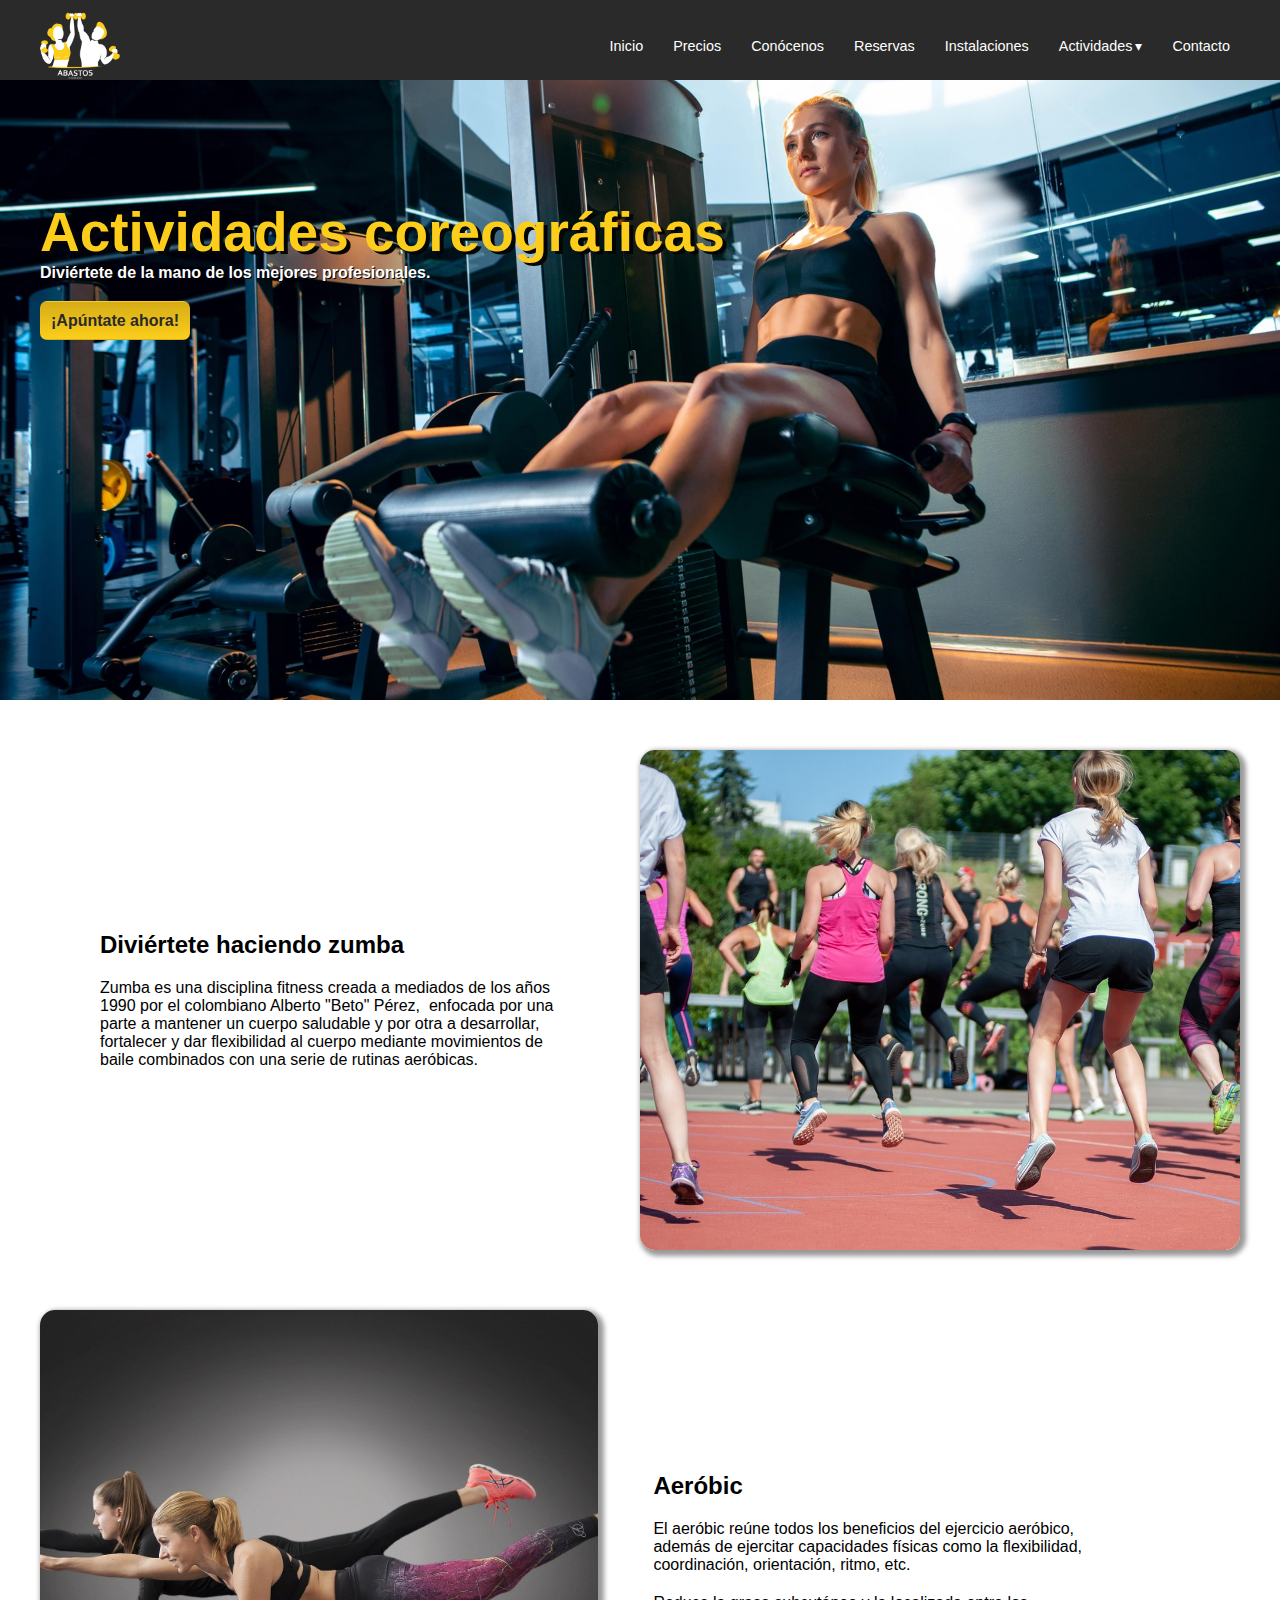
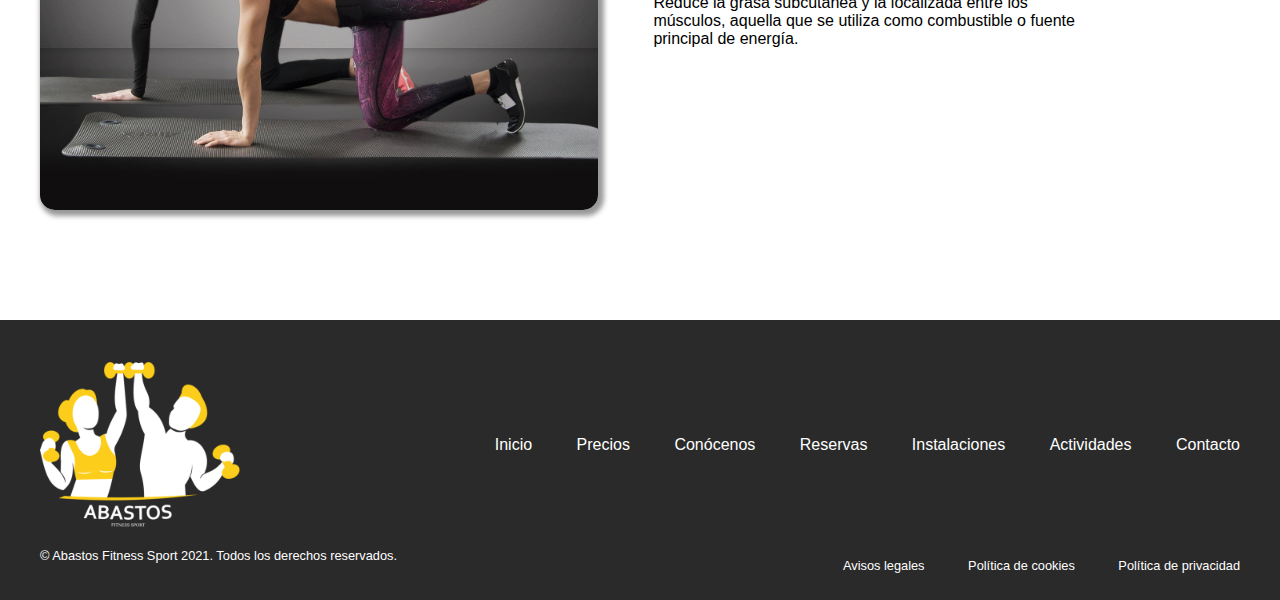
<file: coreografia.html>
<!doctype html>

<html lang="es">
    <head>
        <meta charset="utf-8">
        <meta name="viewport" content="width=device-width, initial-scale=1">

        <title>Abastos Fitness Sport</title>
        <meta name="description" content="Tu centro de entrenamiento en Abastos">
        <meta name="author" content="Sofia Rebagliato & Miguel Ángel Gallart">

        <link rel="icon" href="media/logo-blanco.png">

        <link rel="stylesheet" href="css/estilos.css">
        <link rel="stylesheet" href="https://cdnjs.cloudflare.com/ajax/libs/font-awesome/6.0.0-beta2/css/all.min.css">
    </head>

    <body>
        <header>
            <div class="header-wrapper">
                <div class="logo-header">
                    <img src="media/logo-blanco.png" alt="Logo gimnasio Abastos Fitness Club"/>
                </div>
                <nav class="menu">
                    <ul>
                        <li><a href="index.html">Inicio</a></li>
                        <li><a href="precios.html">Precios</a></li>
                        <li><a href="conocenos.html">Conócenos</a></li>
                        <li><a href="reservas.html">Reservas</a></li>
                        <li><a href="instalaciones.html">Instalaciones</a></li>
                        <li>
                            <a href="actividades.html" class="submenu">Actividades</a>
                            <ul>
                                <li><a href="musculacion.html" >Musculación</a></li>
                                <li><a href="cardio.html">Cardio</a></li>
                                <li><a href="coreografia.html">Coreografía</a></li>
                                <li><a href="artes-marciales.html">Artes marciales</a></li>
                            </ul>
                        </li>
                        <li><a href="contacto.html">Contacto</a></li>
                    </ul>
                </nav>
            </div>    
        </header>

        <section>
            <div class="banner">
                <div class="banner-wrapper">
                    <h1>Actividades coreográficas</h1>
                    <p class="initial-text">
                        Diviértete de la mano de los mejores profesionales.
                    </p>
                    <a href="precios.html" alt="Enlace a página de precios" class="btn primary">¡Apúntate ahora!</a>
                </div>
            </div>
            <div class="activities-wrapper">
                <div class="zumba-wrapper activity-wrapper">
                    <div class="activity-left">
                        <h2 class="title-second-part">Diviértete haciendo zumba</h2>
                        <p class="text-second-part">Zumba es una disciplina fitness creada a mediados de los años 1990 por el colombiano Alberto "Beto" Pérez, ​ enfocada por una parte a mantener un cuerpo saludable y por otra a desarrollar, fortalecer y dar flexibilidad al cuerpo mediante movimientos de baile combinados con una serie de rutinas aeróbicas.</p>
                    </div>
                    <div class="activity-right">
                    </div>
                </div>

                <div class="aerobic-wrapper activity-wrapper">
                    <div class="activity-left">
                        <h2 class="title-second-part">Aeróbic</h2>
                        <p class="text-second-part">El aeróbic reúne todos los beneficios del ejercicio aeróbico, además de ejercitar capacidades físicas como la flexibilidad, coordinación, orientación, ritmo, etc.</p>
                        <p>Reduce la grasa subcutánea y la localizada entre los músculos, aquella que se utiliza como combustible o fuente principal de energía.</p>
                    </div>

                    <div class="activity-right">
                    </div>
                </div>
            </div>
        </section>
        <footer>
            <div class="footer-wrapper"> 
                <div class= "footer-sup">
                    <div class="logo-footer">
                        <img src="media/logo-blanco.png" alt="Logo gimnasio Abastos Fitness Club">
                    </div>
                    <div class="menu-footer">
                        <ul>
                            <li><a href="index.html">Inicio</a></li>
                            <li><a href="precios.html">Precios</a></li>
                            <li><a href="conocenos.html">Conócenos</a></li>
                            <li><a href="reservas.html">Reservas</a></li>
                            <li><a href="instalaciones.html">Instalaciones</a></li>
                            <li><a href="actividades.html">Actividades</a></li>
                            <li><a href="contacto.html">Contacto</a></li>
                        </ul>
                    </div>
                </div>

                <div class= "footer-inf">
                    <div class="rights">
                        <p>© Abastos Fitness Sport 2021. Todos los derechos reservados.</p>
                    </div>
                    <div class="policy">
                        <ul>
                            <li><a href="avisos-legales.html" target="_blank">Avisos legales</a></li>
                            <li><a href="politicas-de-cookies.html" target="_blank">Política de cookies</a></li>
                            <li><a href="politica-de-privacidad.html" target="_blank">Política de privacidad</a></li>
                        </ul>
                    </div>
                </div>
            </div>
        </footer>
    </body>
</html>
</file>
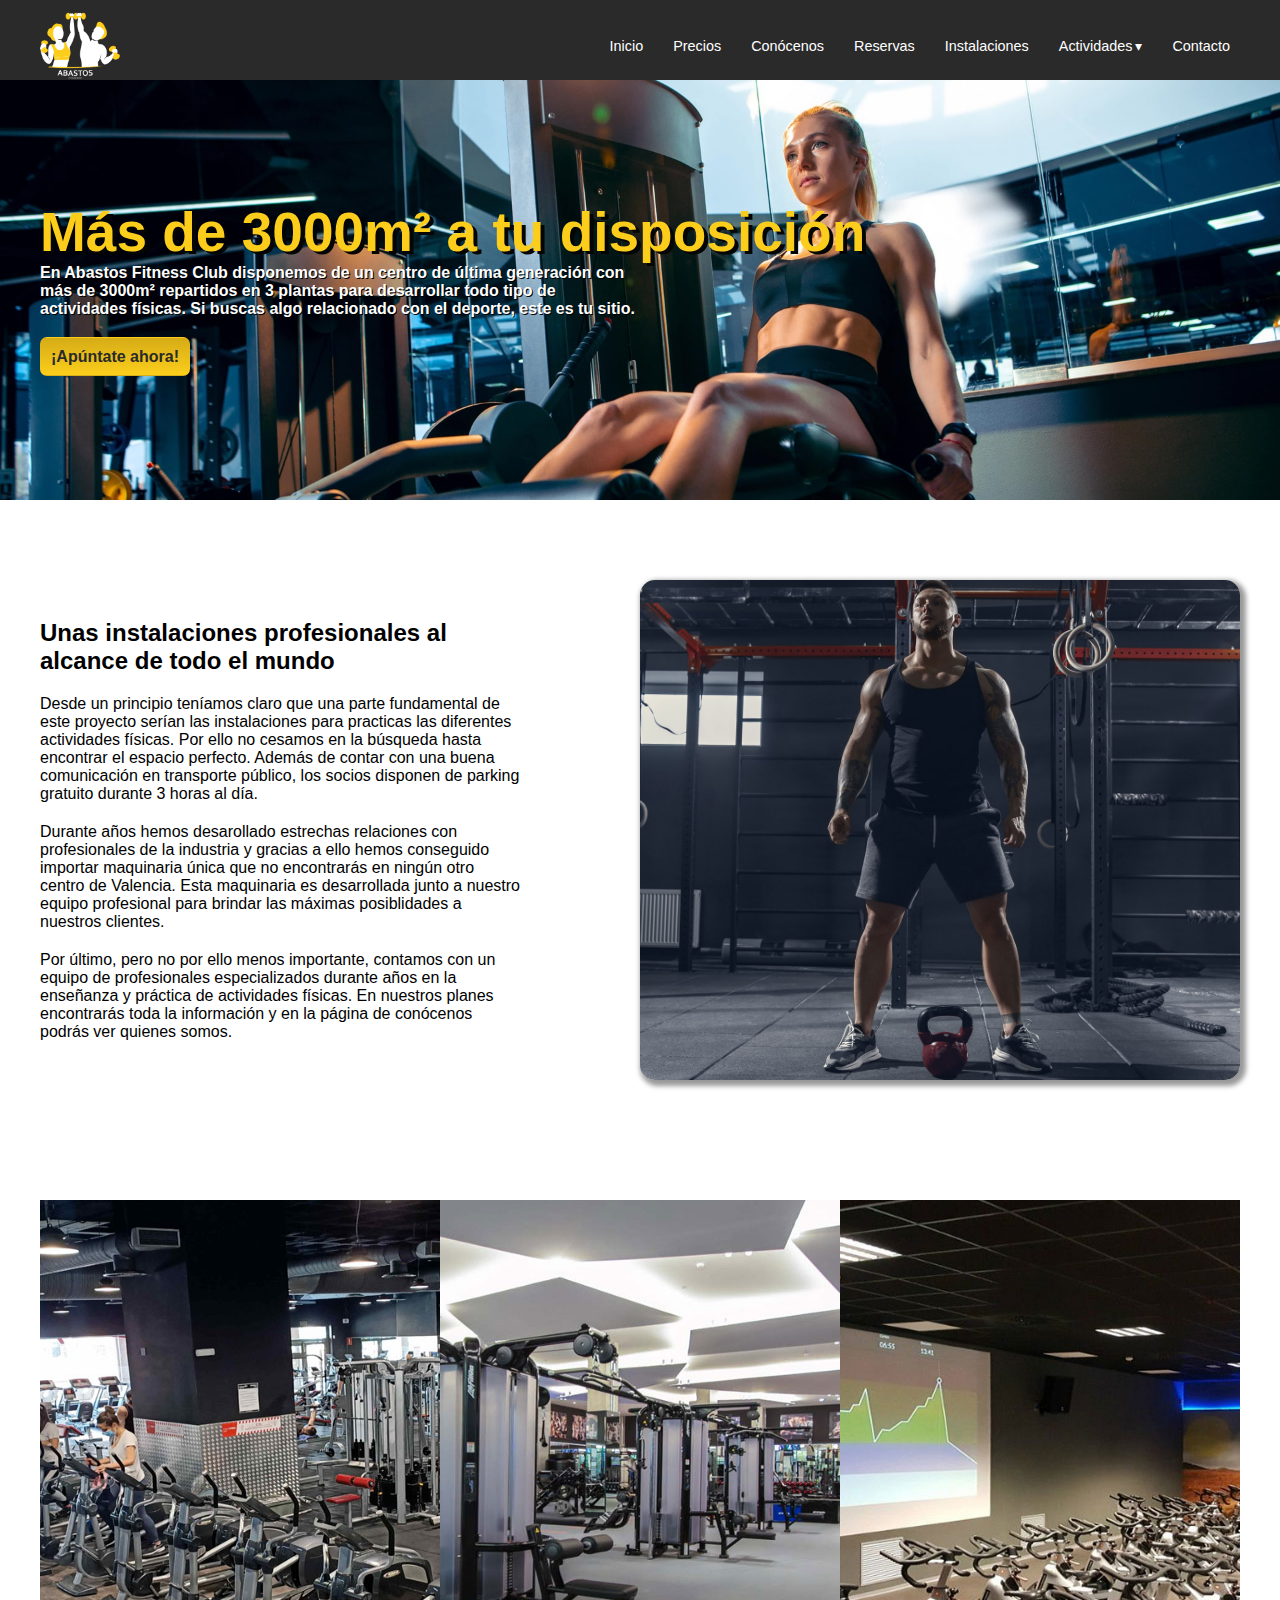
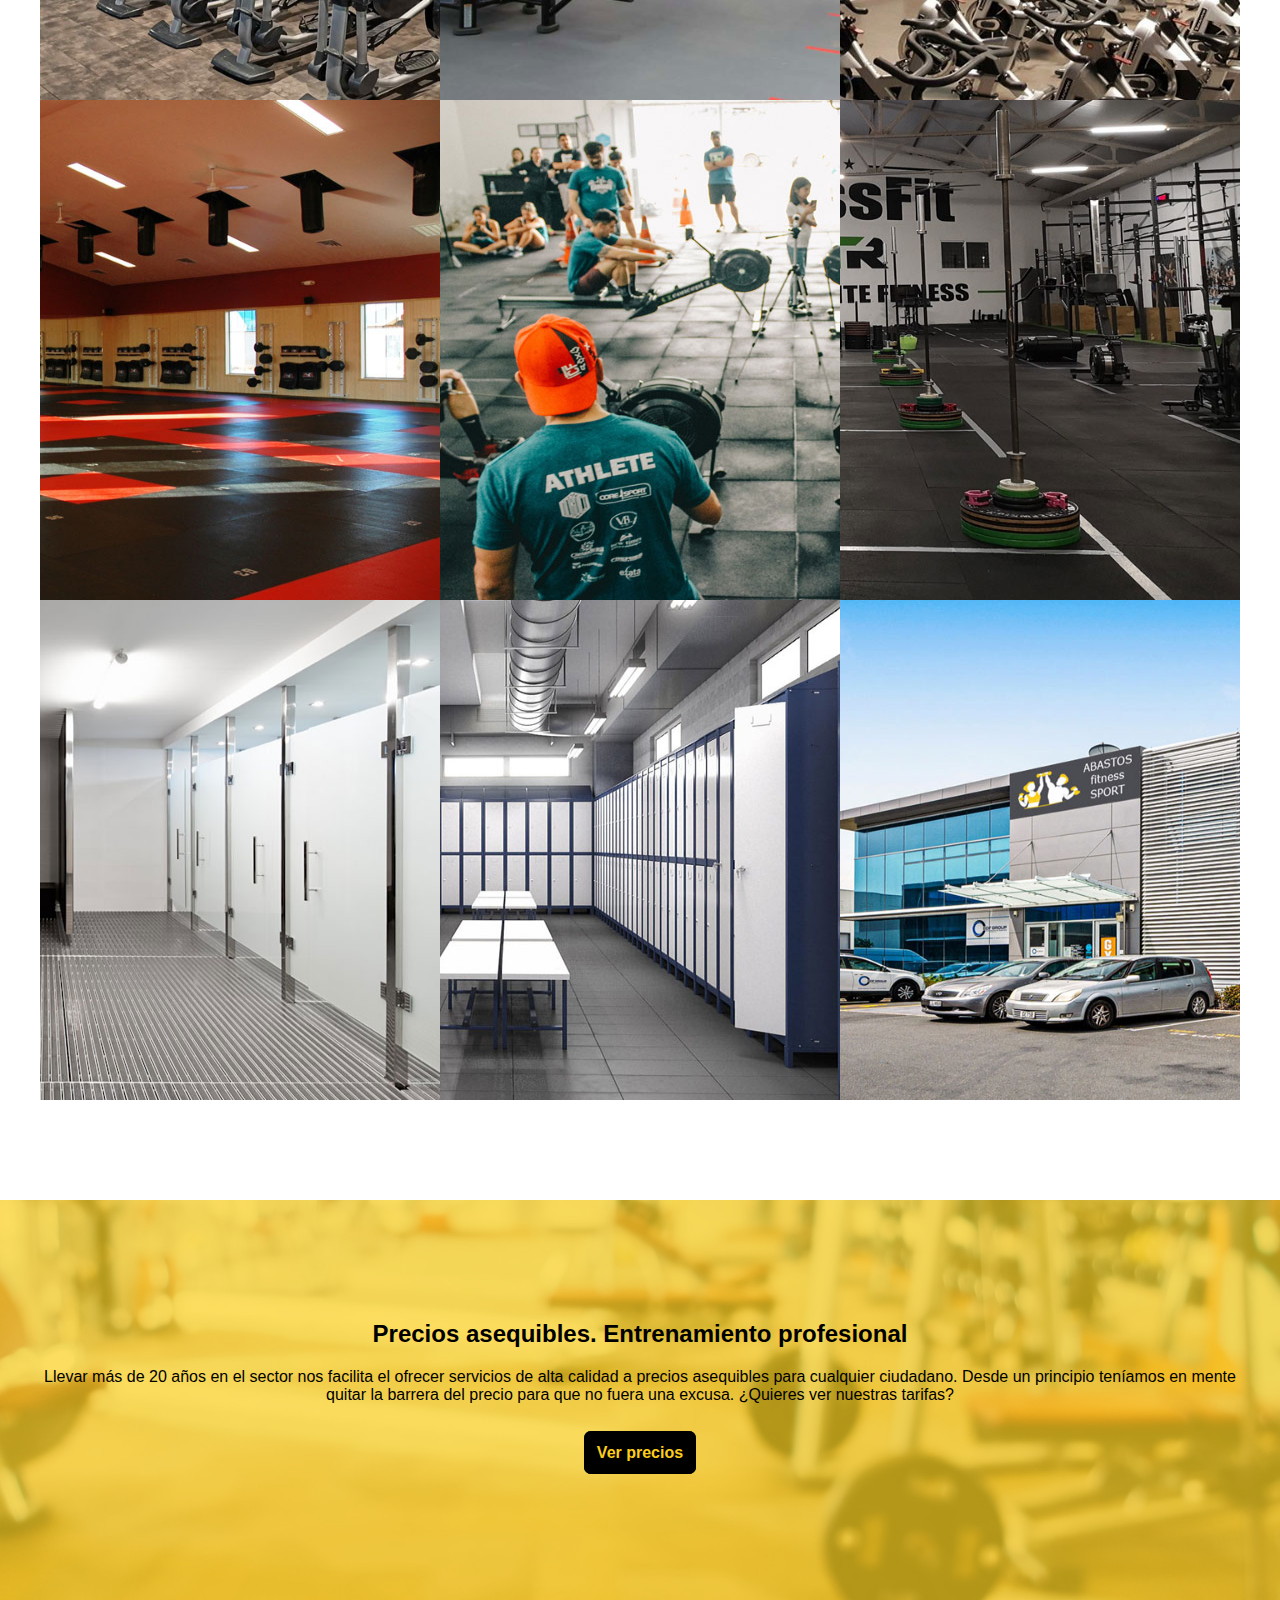
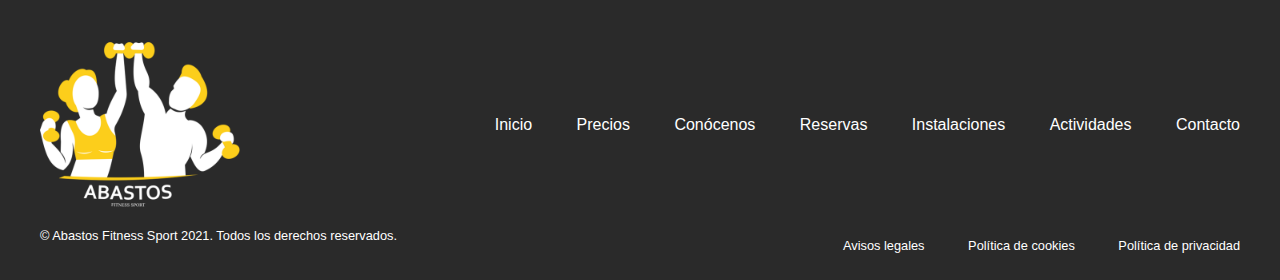
<file: instalaciones.html>
<!doctype html>

<html lang="es">
    <head>
        <meta charset="utf-8">
        <meta name="viewport" content="width=device-width, initial-scale=1">

        <title>Abastos Fitness Sport</title>
        <meta name="description" content="Tu centro de entrenamiento en Abastos">
        <meta name="author" content="Sofia Rebagliato & Miguel Ángel Gallart">

        <link rel="icon" href="media/logo-blanco.png">

        <link rel="stylesheet" href="css/estilos.css">
        <link rel="stylesheet" href="https://cdnjs.cloudflare.com/ajax/libs/font-awesome/6.0.0-beta2/css/all.min.css">
    </head>

    <body>
        <header>
            <div class="header-wrapper">
                <div class="logo-header">
                    <img src="media/logo-blanco.png" alt="Logo gimnasio Abastos Fitness Club"/>
                </div>
                <nav class="menu">
                    <ul>
                        <li><a href="index.html" alt="Enlace a página de inicio">Inicio</a></li>
                        <li><a href="precios.html">Precios</a></li>
                        <li><a href="conocenos.html" alt="Enlace a página de conócenos">Conócenos</a></li>
                        <li><a href="reservas.html">Reservas</a></li>
                        <li><a href="instalaciones.html" alt="Enlace a página de instalaciones">Instalaciones</a></li>
                        <li>
                            <a href="actividades.html" class="submenu">Actividades</a>
                            <ul>
                                <li><a href="musculacion.html">Musculación</a></li>
                                <li><a href="cardio.html" alt="Enlace a página de cardio">Cardio</a></li>
                                <li><a href="coreografia.html">Coreografía</a></li>
                                <li><a href="artes-marciales.html" alt="Enlace a página de Artes marciales">Artes marciales</a></li>
                            </ul>
                        </li>
                        <li><a href="contacto.html" alt="Enlace a página de contacto">Contacto</a></li>
                    </ul>
                </nav>
            </div>    
        </header>

        <section>
            <div class="banner-interior">
                <div class="banner-wrapper">
                    <h1>Más de 3000m² a tu disposición</h1>
                    <p class="initial-text">En Abastos Fitness Club disponemos de un centro de última generación con más de 3000m² repartidos en 3 plantas para desarrollar todo tipo de actividades físicas. Si buscas algo relacionado con el deporte, este es tu sitio.</p>
                    <a href="precios.html" alt="Enlace a página de precios" class="btn primary">¡Apúntate ahora!</a>
                </div>                
            </div>

            <div class="texto-imagen">
                <div class="section-sections-wrapper">
                    <div class="section-left">
                        <h2 class="title-second-part">Unas instalaciones profesionales al alcance de todo el mundo</h2>
                        <p class="text-second-part">Desde un principio teníamos claro que una parte fundamental de este proyecto serían las instalaciones para practicas las diferentes actividades físicas. Por ello no cesamos en la búsqueda hasta encontrar el espacio perfecto. Además de contar con una buena comunicación en transporte público, los socios disponen de parking gratuito durante 3 horas al día.</p>
                        <p>Durante años hemos desarollado estrechas relaciones con profesionales de la industria y gracias a ello hemos conseguido importar maquinaria única que no encontrarás en ningún otro centro de Valencia. Esta maquinaria es desarrollada junto a nuestro equipo profesional para brindar las máximas posiblidades a nuestros clientes.</p>
                        <p>Por último, pero no por ello menos importante, contamos con un equipo de profesionales especializados durante años en la enseñanza y práctica de actividades físicas. En nuestros planes encontrarás toda la información y en la página de conócenos podrás ver quienes somos.</p>
                    </div>

                    <div class="section-right">
                    </div>

                </div>
            </div>

            <div class="gallery">
                <div class="gallery-wrapper">
                    <a href="media/galeria_01.jpg" target="_blank" alt="XXX"><img src="media/galeria_01_prev.jpg" alt="XXXXXXXXX"></a>
                    <a href="media/galeria_02.jpg" target="_blank" alt="XXX"><img src="media/galeria_02_prev.jpg" alt="XXXXXXXXX"></a>
                    <a href="media/galeria_03.jpg" target="_blank" alt="XXX"><img src="media/galeria_03_prev.jpg" alt="XXXXXXXXX"></a>
                    <a href="media/galeria_04.jpg" target="_blank" alt="XXX"><img src="media/galeria_04_prev.jpg" alt="XXXXXXXXX"></a>
                    <a href="media/galeria_05.jpg" target="_blank" alt="XXX"><img src="media/galeria_05_prev.jpg" alt="XXXXXXXXX"></a>
                    <a href="media/galeria_06.jpg" target="_blank" alt="XXX"><img src="media/galeria_06_prev.jpg" alt="XXXXXXXXX"></a>
                    <a href="media/galeria_07.jpg" target="_blank" alt="XXX"><img src="media/galeria_07_prev.jpg" alt="XXXXXXXXX"></a>
                    <a href="media/galeria_08.jpg" target="_blank" alt="XXX"><img src="media/galeria_08_prev.jpg" alt="XXXXXXXXX"></a>
                    <a href="media/galeria_09.jpg" target="_blank" alt="XXX"><img src="media/galeria_09_prev.jpg" alt="XXXXXXXXX"></a>
                </div>
            </div>

            <div class="call-to-action">
                <div class="call-to-action-background">
                    <div class="call-to-action-wrapper">
                        <h2>Precios asequibles. Entrenamiento profesional</h2>
                        <p>Llevar más de 20 años en el sector nos facilita el ofrecer servicios de alta calidad a precios asequibles para cualquier ciudadano. Desde un principio teníamos en mente quitar la barrera del precio para que no fuera una excusa. ¿Quieres ver nuestras tarifas?</p>
                        <a href="precios.html" alt="Enlace a página de precios" class="btn-black ">Ver precios</a>
                    </div>
                </div>
            </div>
        </section>
        <footer>
            <div class="footer-wrapper"> 
                <div class= "footer-sup">
                    <div class="logo-footer">
                        <img src="media/logo-blanco.png" alt="Logo gimnasio Abastos Fitness Club">
                    </div>
                    <div class="menu-footer">
                        <ul>
                            <li><a href="index.html" alt="Enlace a página de inicio">Inicio</a></li>
                            <li><a href="precios.html" alt="Enlace a página de precios">Precios</a></li>
                            <li><a href="conocenos.html" alt="Enlace a página de conócenos">Conócenos</a></li>
                            <li><a href="reservas.html" alt="Enlace a página de reservas">Reservas</a></li>
                            <li><a href="instalaciones.html" alt="Enlace a página de instalaciones">Instalaciones</a></li>
                            <li><a href="actividades.html" alt="Enlace a página de actividades">Actividades</a></li>
                            <li><a href="contacto.html" alt="Enlace a página de contacto">Contacto</a></li>
                        </ul>
                    </div>
                </div>

                <div class= "footer-inf">
                    <div class="rights">
                        <p>© Abastos Fitness Sport 2021. Todos los derechos reservados.</p>
                    </div>
                    <div class="policy">
                        <ul>
                            <li><a href="avisos-legales.html" target="_blank" alt="Enlace a página de ">Avisos legales</a></li>
                            <li><a href="politicas-de-cookies.html" target="_blank" alt="Enlace a página de política de cookies">Política de cookies</a></li>
                            <li><a href="politica-de-privacidad.html" target="_blank" alt="Enlace a página de política de privacidad">Política de privacidad</a></li>
                        </ul>
                    </div>
                </div>
            </div>
        </footer>
    </body>
</html>
</file>
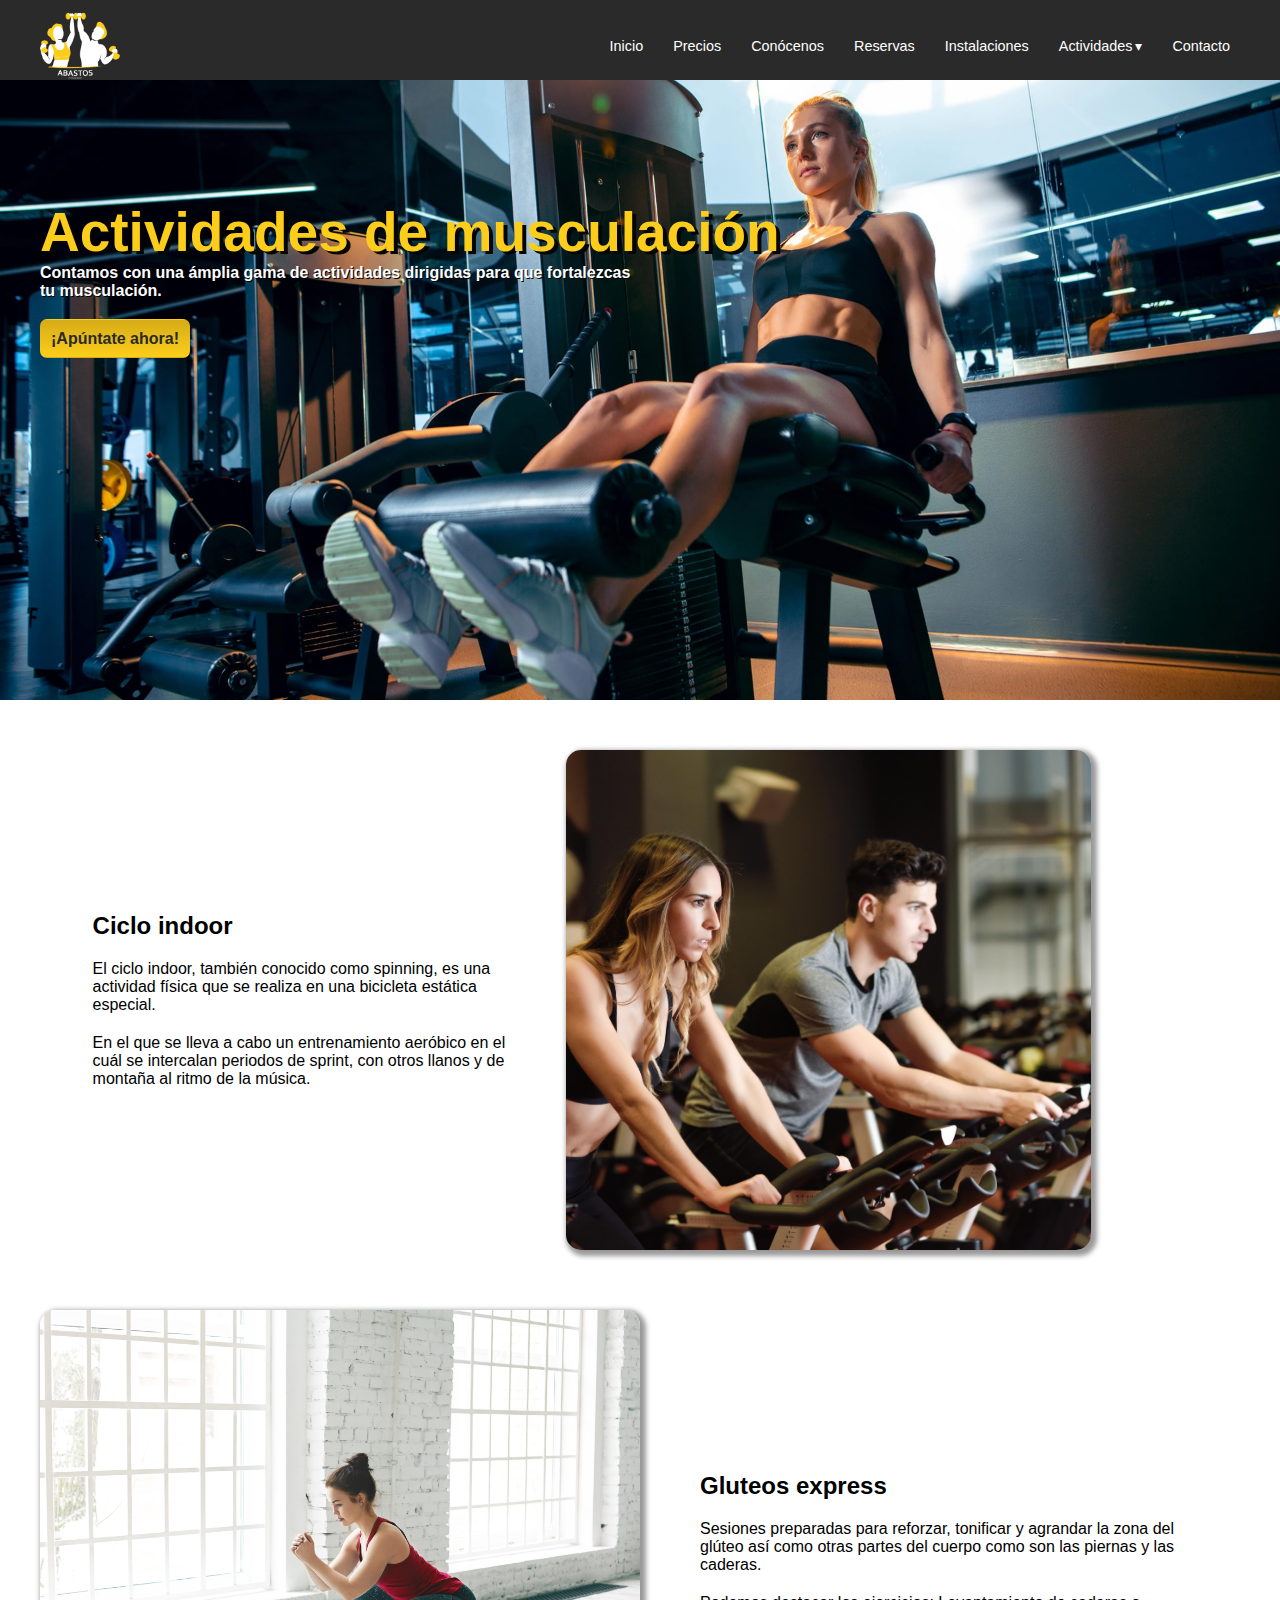
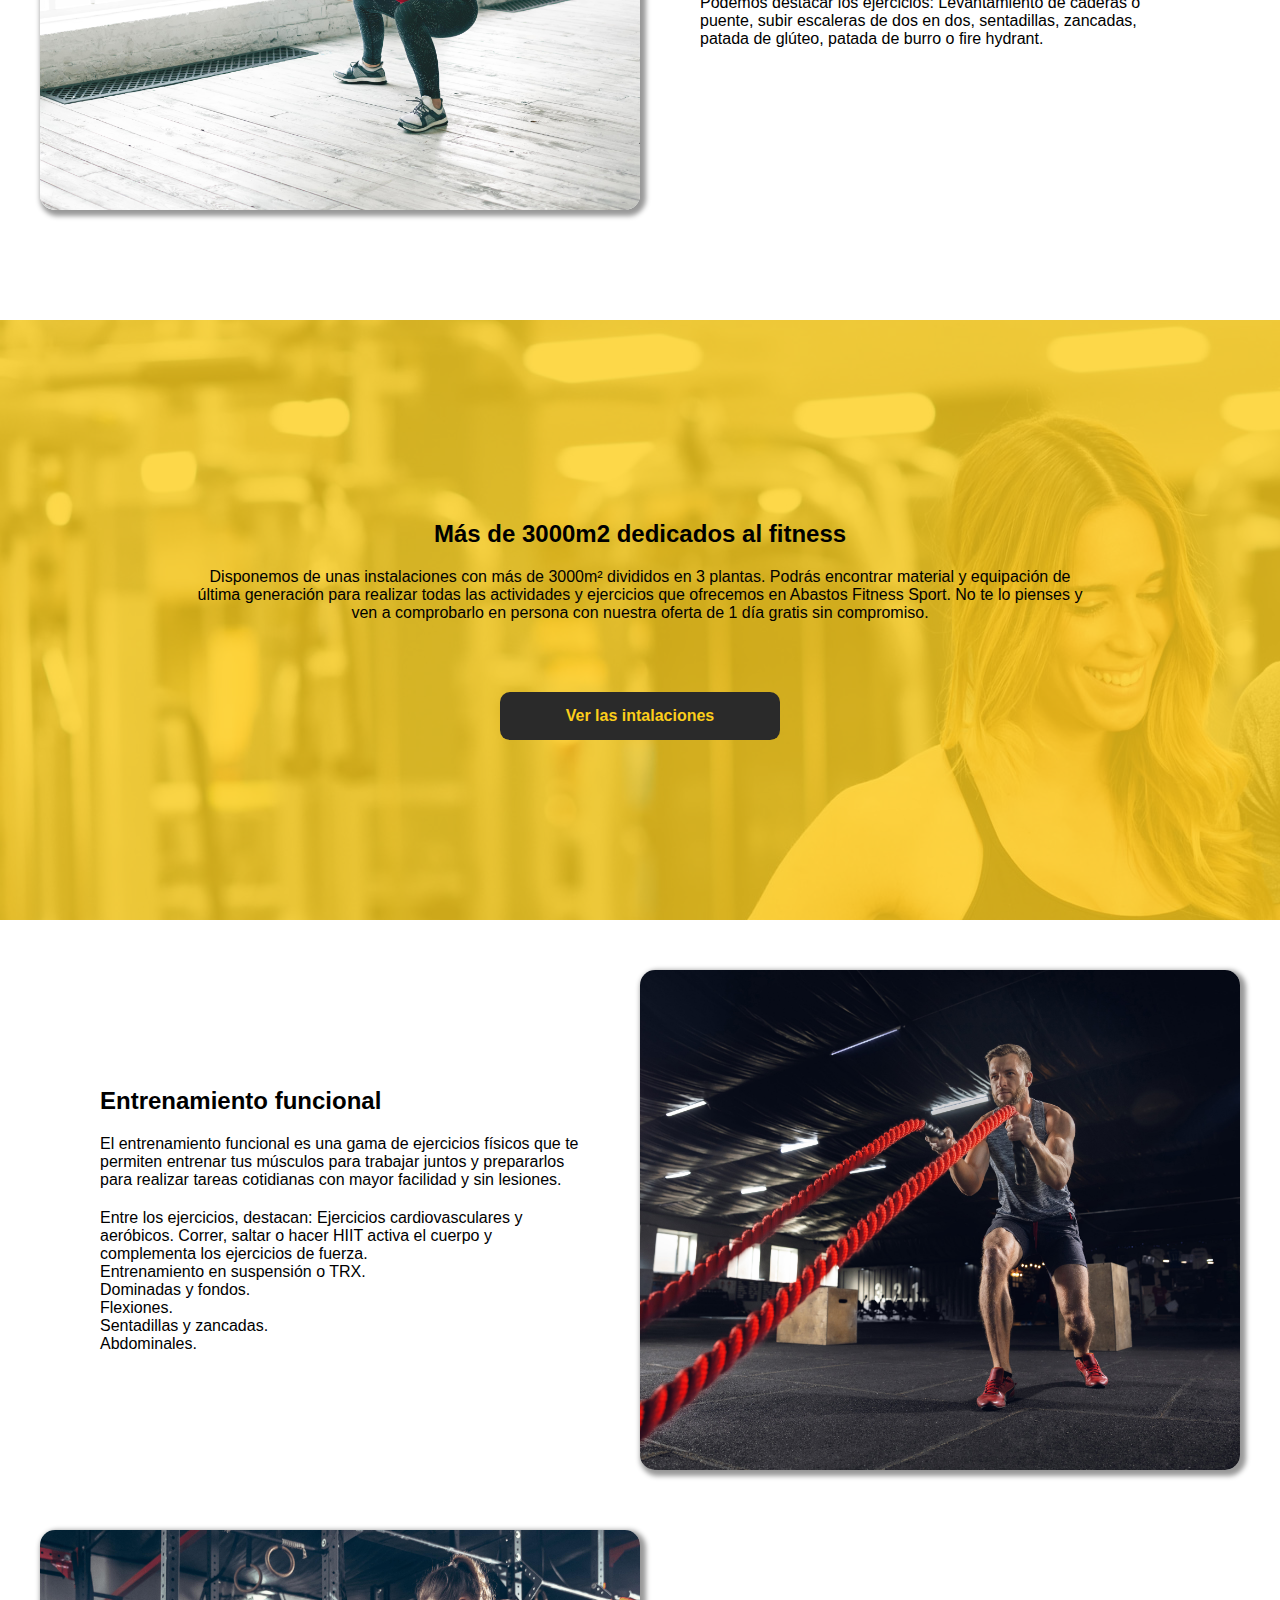
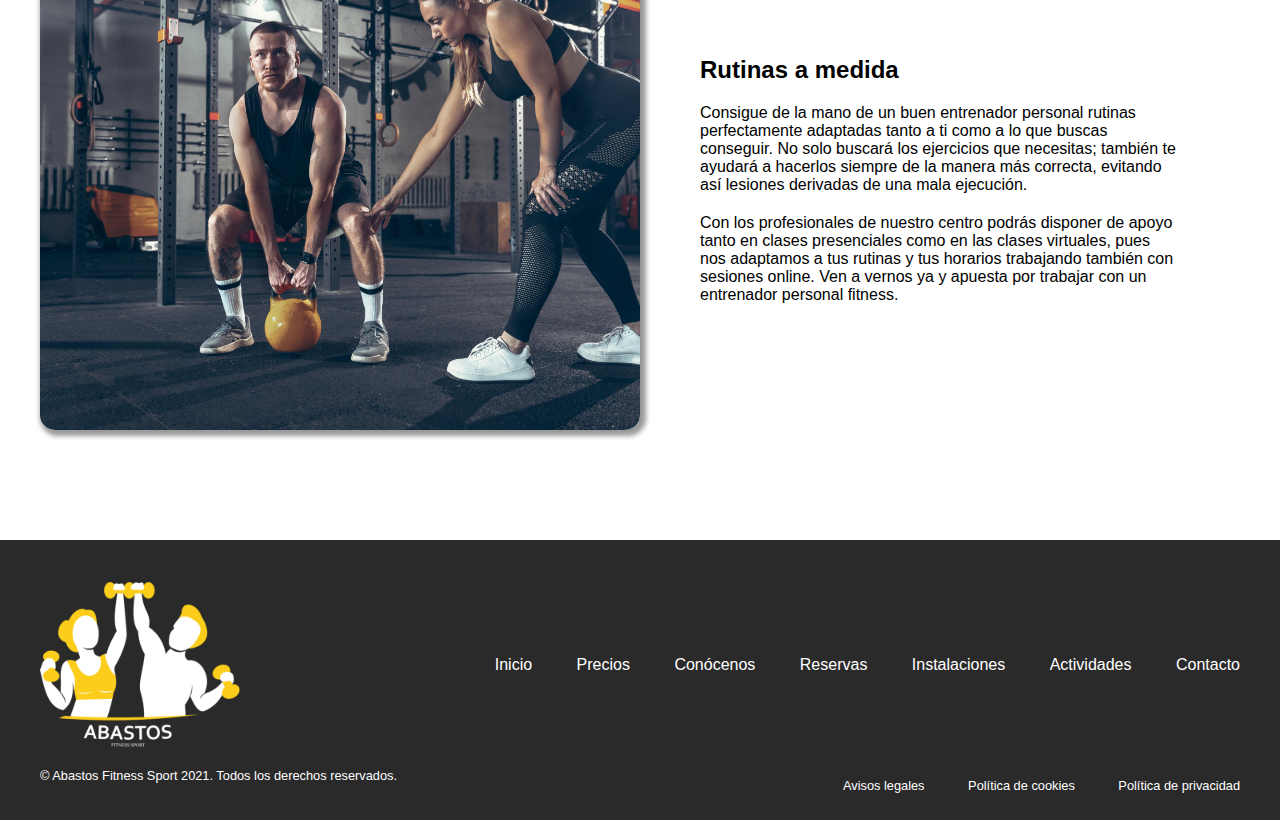
<file: musculacion.html>
<!doctype html>

<html lang="es">
    <head>
        <meta charset="utf-8">
        <meta name="viewport" content="width=device-width, initial-scale=1">

        <title>Abastos Fitness Sport</title>
        <meta name="description" content="Tu centro de entrenamiento en Abastos">
        <meta name="author" content="Sofia Rebagliato & Miguel Ángel Gallart">

        <link rel="icon" href="media/logo-blanco.png">

        <link rel="stylesheet" href="css/estilos.css">
        <link rel="stylesheet" href="https://cdnjs.cloudflare.com/ajax/libs/font-awesome/6.0.0-beta2/css/all.min.css">
    </head>

    <body>
        <header>
            <div class="header-wrapper">
                <div class="logo-header">
                    <img src="media/logo-blanco.png" alt="Logo gimnasio Abastos Fitness Club"/>
                </div>
                <nav class="menu">
                    <ul>
                        <li><a href="index.html">Inicio</a></li>
                        <li><a href="precios.html">Precios</a></li>
                        <li><a href="conocenos.html">Conócenos</a></li>
                        <li><a href="reservas.html">Reservas</a></li>
                        <li><a href="instalaciones.html">Instalaciones</a></li>
                        <li>
                            <a href="actividades.html" class="submenu">Actividades</a>
                            <ul>
                                <li><a href="musculacion.html">Musculación</a></li>
                                <li><a href="cardio.html">Cardio</a></li>
                                <li><a href="coreografia.html">Coreografía</a></li>
                                <li><a href="artes-marciales.html">Artes marciales</a></li>
                            </ul>
                        </li>
                        <li><a href="contacto.html">Contacto</a></li>
                    </ul>
                </nav>
            </div>    
        </header>

        <section>
            <div class="banner">
                <div class="banner-wrapper">
                    <h1>Actividades de musculación</h1>
                    <p class="initial-text">
                        Contamos con una ámplia gama de actividades dirigidas para que fortalezcas tu musculación.
                    </p>
                    <a href="precios.html" alt="Enlace a página de precios" class="btn primary">¡Apúntate ahora!</a>
                </div>
            </div>

            <div class="activities-wrapper">
                <div class="ciclo-indoor-wrapper activity-wrapper">
                    <div class="activity-left">
                        <h2 class="title-second-part">Ciclo indoor</h2>
                        <p class="text-second-part">El ciclo indoor, también conocido como spinning, es una actividad física que se realiza en una bicicleta estática especial.</p>
                        <p>En el que se lleva a cabo un entrenamiento aeróbico en el cuál se intercalan periodos de sprint, con otros llanos y de montaña al ritmo de la música.</p>
                    </div>

                    <div class="activity-right">
                    </div>
                </div>

                <div class="gluteos-wrapper activity-wrapper">
                    <div class="activity-left">
                        <h2 class="title-second-part">Gluteos express</h2>
                        <p class="text-second-part">Sesiones preparadas para reforzar, tonificar y agrandar la zona del glúteo así como otras partes del cuerpo como son las piernas y las caderas.</p>
                        <p> Podemos destacar los ejercicios:
                            Levantamiento de caderas o puente, subir escaleras de dos en dos, sentadillas, zancadas, patada de glúteo, patada de burro o fire hydrant.</p>
                    </div>

                    <div class="activity-right">
                    </div>
                </div>
            </div>

            <div class="facilities-wrapper">
                <div class="facilities-info">
                    <h2>Más de 3000m2 dedicados al fitness</h2>
                    <p>Disponemos de unas instalaciones con más de 3000m² divididos en 3 plantas. Podrás encontrar material y equipación de última generación para realizar todas las actividades y ejercicios que ofrecemos en Abastos Fitness Sport. No te lo pienses y ven a comprobarlo en persona con nuestra oferta de 1 día gratis sin compromiso.</p>
                    <a href="instalaciones.html" class="faclities-link">Ver las intalaciones</a>
                </div>
            </div>

            <div class="activities-wrapper">
                <div class="funcional-wrapper activity-wrapper">
                    <div class="activity-left">
                        <h2 class="title-second-part">Entrenamiento funcional</h2>
                        <p class="text-second-part">El entrenamiento funcional es una gama de ejercicios físicos que te permiten entrenar tus músculos para trabajar juntos y prepararlos para realizar tareas cotidianas con mayor facilidad y sin lesiones.</p>
                        <p>Entre los ejercicios, destacan: Ejercicios cardiovasculares y aeróbicos. Correr, saltar o hacer HIIT activa el cuerpo y complementa los ejercicios de fuerza.<br>
                            Entrenamiento en suspensión o TRX.<br>
                            Dominadas y fondos.<br>
                            Flexiones.<br>
                            Sentadillas y zancadas.<br>
                            Abdominales.</p>
                    </div>

                    <div class="activity-right">
                    </div>
                </div>

                <div class="rutinas-wrapper activity-wrapper">
                    <div class="activity-left">
                        <h2 class="title-second-part">Rutinas a medida</h2>
                        <p class="text-second-part">Consigue de la mano de un buen entrenador personal rutinas perfectamente adaptadas tanto a ti como a lo que buscas conseguir. No solo buscará los ejercicios que necesitas; también te ayudará a hacerlos siempre de la manera más correcta, evitando así lesiones derivadas de una mala ejecución.</p>
                        <p>Con los profesionales de nuestro centro podrás disponer de apoyo tanto en clases presenciales como en las clases virtuales, pues nos adaptamos a tus rutinas y tus horarios trabajando también con sesiones online. Ven a vernos ya y apuesta por trabajar con un entrenador personal fitness.</p>
                    </div>

                    <div class="activity-right">
                    </div>
                </div>
            </div>
        </section>
        <footer>
            <div class="footer-wrapper"> 
                <div class= "footer-sup">
                    <div class="logo-footer">
                        <img src="media/logo-blanco.png" alt="Logo gimnasio Abastos Fitness Club">
                    </div>
                    <div class="menu-footer">
                        <ul>
                            <li><a href="index.html">Inicio</a></li>
                            <li><a href="precios.html">Precios</a></li>
                            <li><a href="conocenos.html">Conócenos</a></li>
                            <li><a href="reservas.html">Reservas</a></li>
                            <li><a href="instalaciones.html">Instalaciones</a></li>
                            <li><a href="actividades.html">Actividades</a></li>
                            <li><a href="contacto.html">Contacto</a></li>
                        </ul>
                    </div>
                </div>

                <div class= "footer-inf">
                    <div class="rights">
                        <p>© Abastos Fitness Sport 2021. Todos los derechos reservados.</p>
                    </div>
                    <div class="policy">
                        <ul>
                            <li><a href="avisos-legales.html" target="_blank">Avisos legales</a></li>
                            <li><a href="politicas-de-cookies.html" target="_blank">Política de cookies</a></li>
                            <li><a href="politica-de-privacidad.html" target="_blank">Política de privacidad</a></li>
                        </ul>
                    </div>
                </div>
            </div>
        </footer>
    </body>
</html>
</file>
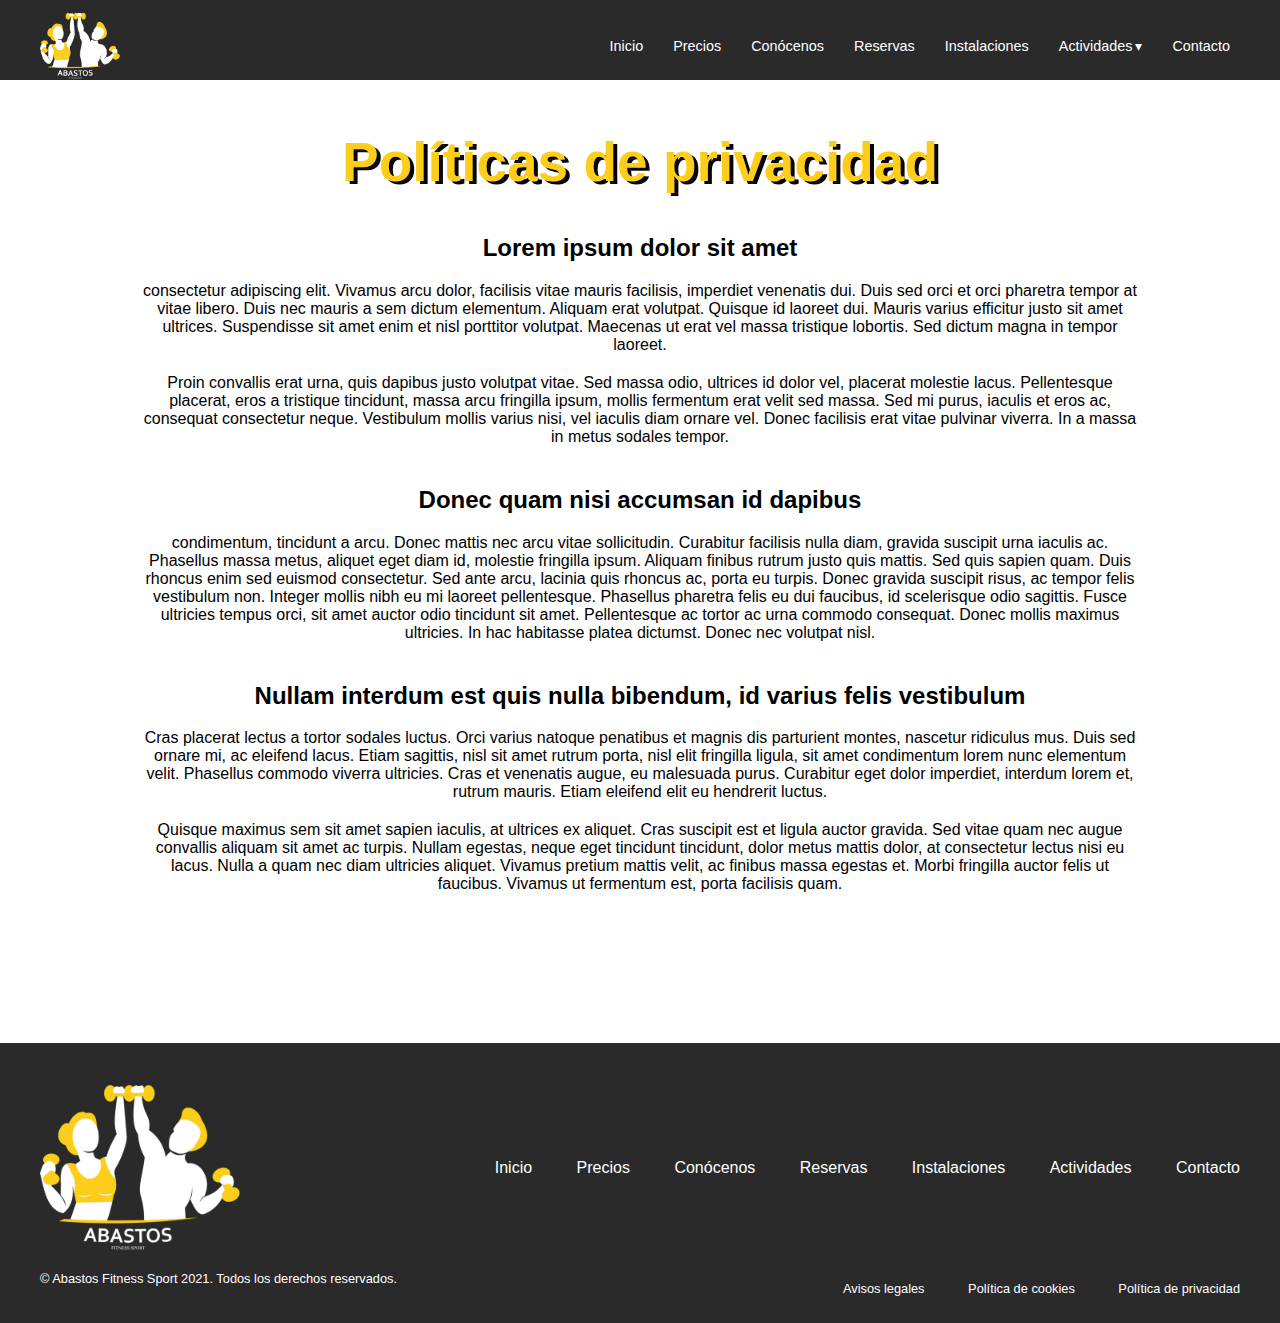
<file: politica-de-privacidad.html>
<!doctype html>

<html lang="es">
    <head>
        <meta charset="utf-8">
        <meta name="viewport" content="width=device-width, initial-scale=1">

        <title>Abastos Fitness Sport</title>
        <meta name="description" content="Tu centro de entrenamiento en Abastos">
        <meta name="author" content="Sofia Rebagliato & Miguel Ángel Gallart">

        <link rel="icon" href="media/logo-blanco.png">

        <link rel="stylesheet" href="css/estilos.css">
        <link rel="stylesheet" href="https://cdnjs.cloudflare.com/ajax/libs/font-awesome/6.0.0-beta2/css/all.min.css">
    </head>

    <body>
        <header>
            <div class="header-wrapper">
                <div class="logo-header">
                    <img src="media/logo-blanco.png" alt="Logo gimnasio Abastos Fitness Club"/>
                </div>
                <nav class="menu">
                    <ul>
                        <li><a href="#" target="_blank">Inicio</a></li>
                        <li><a href="#" target="_blank">Precios</a></li>
                        <li><a href="#" target="_blank">Conócenos</a></li>
                        <li><a href="#" target="_blank">Reservas</a></li>
                        <li><a href="#" target="_blank">Instalaciones</a></li>
                        <li>
                            <a href="#" target="_blank" class="submenu">Actividades</a>
                            <ul>
                                <li><a href="#" target="_blank">Musculación</a></li>
                                <li><a href="#" target="_blank">Cardio</a></li>
                                <li><a href="#" target="_blank">Zumba</a></li>
                                <li><a href="#" target="_blank">Artes marciales</a></li>
                            </ul>
                        </li>
                        <li><a href="#" target="_blank">Contacto</a></li>
                    </ul>
                </nav>
            </div>    
        </header>

        <section>
            <div class="politics">
                <div class="politics-wrapper">
                    <h1>Políticas de privacidad</h1>
                    <h2>Lorem ipsum dolor sit amet</h2>
                    <p>consectetur adipiscing elit. Vivamus arcu dolor, facilisis vitae mauris facilisis, imperdiet venenatis dui. Duis sed orci et orci pharetra tempor at vitae libero. Duis nec mauris a sem dictum elementum. Aliquam erat volutpat. Quisque id laoreet dui. Mauris varius efficitur justo sit amet ultrices. Suspendisse sit amet enim et nisl porttitor volutpat. Maecenas ut erat vel massa tristique lobortis. Sed dictum magna in tempor laoreet. </p>   
                    <p>Proin convallis erat urna, quis dapibus justo volutpat vitae. Sed massa odio, ultrices id dolor vel, placerat molestie lacus. Pellentesque placerat, eros a tristique tincidunt, massa arcu fringilla ipsum, mollis fermentum erat velit sed massa. Sed mi purus, iaculis et eros ac, consequat consectetur neque. Vestibulum mollis varius nisi, vel iaculis diam ornare vel. Donec facilisis erat vitae pulvinar viverra. In a massa in metus sodales tempor.</p>      
                    <h2>Donec quam nisi accumsan id dapibus</h2>
                    <p>condimentum, tincidunt a arcu. Donec mattis nec arcu vitae sollicitudin. Curabitur facilisis nulla diam, gravida suscipit urna iaculis ac. Phasellus massa metus, aliquet eget diam id, molestie fringilla ipsum. Aliquam finibus rutrum justo quis mattis. Sed quis sapien quam. Duis rhoncus enim sed euismod consectetur. Sed ante arcu, lacinia quis rhoncus ac, porta eu turpis. Donec gravida suscipit risus, ac tempor felis vestibulum non. Integer mollis nibh eu mi laoreet pellentesque. Phasellus pharetra felis eu dui faucibus, id scelerisque odio sagittis. Fusce ultricies tempus orci, sit amet auctor odio tincidunt sit amet. Pellentesque ac tortor ac urna commodo consequat. Donec mollis maximus ultricies. In hac habitasse platea dictumst. Donec nec volutpat nisl.</p>  
                    <h2>Nullam interdum est quis nulla bibendum, id varius felis vestibulum</h2>
                    <p>Cras placerat lectus a tortor sodales luctus. Orci varius natoque penatibus et magnis dis parturient montes, nascetur ridiculus mus. Duis sed ornare mi, ac eleifend lacus. Etiam sagittis, nisl sit amet rutrum porta, nisl elit fringilla ligula, sit amet condimentum lorem nunc elementum velit. Phasellus commodo viverra ultricies. Cras et venenatis augue, eu malesuada purus. Curabitur eget dolor imperdiet, interdum lorem et, rutrum mauris. Etiam eleifend elit eu hendrerit luctus.</p>   
                    <p>Quisque maximus sem sit amet sapien iaculis, at ultrices ex aliquet. Cras suscipit est et ligula auctor gravida. Sed vitae quam nec augue convallis aliquam sit amet ac turpis. Nullam egestas, neque eget tincidunt tincidunt, dolor metus mattis dolor, at consectetur lectus nisi eu lacus. Nulla a quam nec diam ultricies aliquet. Vivamus pretium mattis velit, ac finibus massa egestas et. Morbi fringilla auctor felis ut faucibus. Vivamus ut fermentum est, porta facilisis quam.</p>
                </div>                      
            </div>                  
        </section>
        <footer>
            <div class="footer-wrapper"> 
                <div class= "footer-sup">
                    <div class="logo-footer">
                        <img src="media/logo-blanco.png" alt="Logo gimnasio Abastos Fitness Club">
                    </div>
                    <div class="menu-footer">
                        <ul>
                            <li><a href="#" target="_blank">Inicio</a></li>
                            <li><a href="#" target="_blank">Precios</a></li>
                            <li><a href="#" target="_blank">Conócenos</a></li>
                            <li><a href="#" target="_blank">Reservas</a></li>
                            <li><a href="#" target="_blank">Instalaciones</a></li>
                            <li><a href="#" target="_blank">Actividades</a></li>
                            <li><a href="#" target="_blank">Contacto</a></li>
                        </ul>
                    </div>
                </div>

                <div class= "footer-inf">
                    <div class="rights">
                        <p>© Abastos Fitness Sport 2021. Todos los derechos reservados.</p>
                    </div>
                    <div class="policy">
                        <ul>
                            <li><a href="#" target="_blank">Avisos legales</a></li>
                            <li><a href="#" target="_blank">Política de cookies</a></li>
                            <li><a href="#" target="_blank">Política de privacidad</a></li>
                        </ul>
                    </div>
                </div>
            </div>
        </footer>
    </body>
</html>
</file>
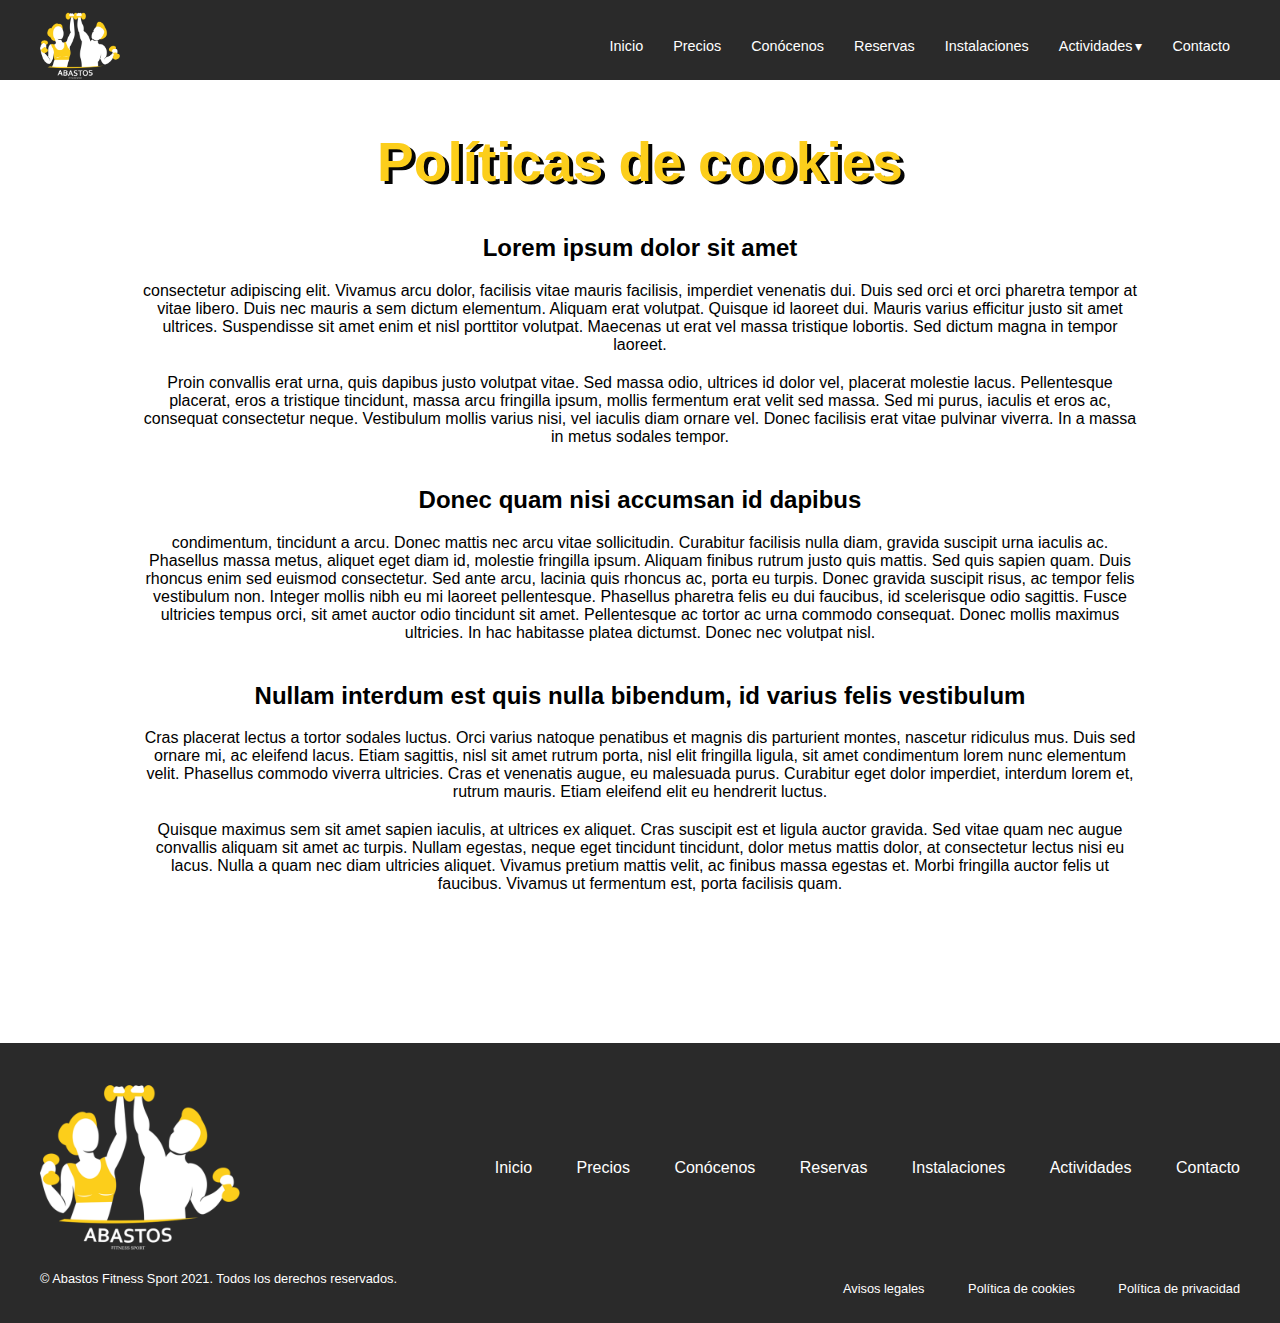
<file: politicas-de-cookies.html>
<!doctype html>

<html lang="es">
    <head>
        <meta charset="utf-8">
        <meta name="viewport" content="width=device-width, initial-scale=1">

        <title>Abastos Fitness Sport</title>
        <meta name="description" content="Tu centro de entrenamiento en Abastos">
        <meta name="author" content="Sofia Rebagliato & Miguel Ángel Gallart">

        <link rel="icon" href="media/logo-blanco.png">

        <link rel="stylesheet" href="css/estilos.css">
        <link rel="stylesheet" href="https://cdnjs.cloudflare.com/ajax/libs/font-awesome/6.0.0-beta2/css/all.min.css">
    </head>

    <body>
        <header>
            <div class="header-wrapper">
                <div class="logo-header">
                    <img src="media/logo-blanco.png" alt="Logo gimnasio Abastos Fitness Club"/>
                </div>
                <nav class="menu">
                    <ul>
                        <li><a href="#" target="_blank">Inicio</a></li>
                        <li><a href="#" target="_blank">Precios</a></li>
                        <li><a href="#" target="_blank">Conócenos</a></li>
                        <li><a href="#" target="_blank">Reservas</a></li>
                        <li><a href="#" target="_blank">Instalaciones</a></li>
                        <li>
                            <a href="#" target="_blank" class="submenu">Actividades</a>
                            <ul>
                                <li><a href="#" target="_blank">Musculación</a></li>
                                <li><a href="#" target="_blank">Cardio</a></li>
                                <li><a href="#" target="_blank">Zumba</a></li>
                                <li><a href="#" target="_blank">Artes marciales</a></li>
                            </ul>
                        </li>
                        <li><a href="#" target="_blank">Contacto</a></li>
                    </ul>
                </nav>
            </div>    
        </header>

        <section>
            <div class="politics">
                <div class="politics-wrapper">
                    <h1>Políticas de cookies</h1>
                    <h2>Lorem ipsum dolor sit amet</h2>
                    <p>consectetur adipiscing elit. Vivamus arcu dolor, facilisis vitae mauris facilisis, imperdiet venenatis dui. Duis sed orci et orci pharetra tempor at vitae libero. Duis nec mauris a sem dictum elementum. Aliquam erat volutpat. Quisque id laoreet dui. Mauris varius efficitur justo sit amet ultrices. Suspendisse sit amet enim et nisl porttitor volutpat. Maecenas ut erat vel massa tristique lobortis. Sed dictum magna in tempor laoreet. </p>   
                    <p>Proin convallis erat urna, quis dapibus justo volutpat vitae. Sed massa odio, ultrices id dolor vel, placerat molestie lacus. Pellentesque placerat, eros a tristique tincidunt, massa arcu fringilla ipsum, mollis fermentum erat velit sed massa. Sed mi purus, iaculis et eros ac, consequat consectetur neque. Vestibulum mollis varius nisi, vel iaculis diam ornare vel. Donec facilisis erat vitae pulvinar viverra. In a massa in metus sodales tempor.</p>      
                    <h2>Donec quam nisi accumsan id dapibus</h2>
                    <p>condimentum, tincidunt a arcu. Donec mattis nec arcu vitae sollicitudin. Curabitur facilisis nulla diam, gravida suscipit urna iaculis ac. Phasellus massa metus, aliquet eget diam id, molestie fringilla ipsum. Aliquam finibus rutrum justo quis mattis. Sed quis sapien quam. Duis rhoncus enim sed euismod consectetur. Sed ante arcu, lacinia quis rhoncus ac, porta eu turpis. Donec gravida suscipit risus, ac tempor felis vestibulum non. Integer mollis nibh eu mi laoreet pellentesque. Phasellus pharetra felis eu dui faucibus, id scelerisque odio sagittis. Fusce ultricies tempus orci, sit amet auctor odio tincidunt sit amet. Pellentesque ac tortor ac urna commodo consequat. Donec mollis maximus ultricies. In hac habitasse platea dictumst. Donec nec volutpat nisl.</p>  
                    <h2>Nullam interdum est quis nulla bibendum, id varius felis vestibulum</h2>
                    <p>Cras placerat lectus a tortor sodales luctus. Orci varius natoque penatibus et magnis dis parturient montes, nascetur ridiculus mus. Duis sed ornare mi, ac eleifend lacus. Etiam sagittis, nisl sit amet rutrum porta, nisl elit fringilla ligula, sit amet condimentum lorem nunc elementum velit. Phasellus commodo viverra ultricies. Cras et venenatis augue, eu malesuada purus. Curabitur eget dolor imperdiet, interdum lorem et, rutrum mauris. Etiam eleifend elit eu hendrerit luctus.</p>   
                    <p>Quisque maximus sem sit amet sapien iaculis, at ultrices ex aliquet. Cras suscipit est et ligula auctor gravida. Sed vitae quam nec augue convallis aliquam sit amet ac turpis. Nullam egestas, neque eget tincidunt tincidunt, dolor metus mattis dolor, at consectetur lectus nisi eu lacus. Nulla a quam nec diam ultricies aliquet. Vivamus pretium mattis velit, ac finibus massa egestas et. Morbi fringilla auctor felis ut faucibus. Vivamus ut fermentum est, porta facilisis quam.</p>
                </div>                      
            </div>                  
        </section>
        <footer>
            <div class="footer-wrapper"> 
                <div class= "footer-sup">
                    <div class="logo-footer">
                        <img src="media/logo-blanco.png" alt="Logo gimnasio Abastos Fitness Club">
                    </div>
                    <div class="menu-footer">
                        <ul>
                            <li><a href="#" target="_blank">Inicio</a></li>
                            <li><a href="#" target="_blank">Precios</a></li>
                            <li><a href="#" target="_blank">Conócenos</a></li>
                            <li><a href="#" target="_blank">Reservas</a></li>
                            <li><a href="#" target="_blank">Instalaciones</a></li>
                            <li><a href="#" target="_blank">Actividades</a></li>
                            <li><a href="#" target="_blank">Contacto</a></li>
                        </ul>
                    </div>
                </div>

                <div class= "footer-inf">
                    <div class="rights">
                        <p>© Abastos Fitness Sport 2021. Todos los derechos reservados.</p>
                    </div>
                    <div class="policy">
                        <ul>
                            <li><a href="#" target="_blank">Avisos legales</a></li>
                            <li><a href="#" target="_blank">Política de cookies</a></li>
                            <li><a href="#" target="_blank">Política de privacidad</a></li>
                        </ul>
                    </div>
                </div>
            </div>
        </footer>
    </body>
</html>
</file>
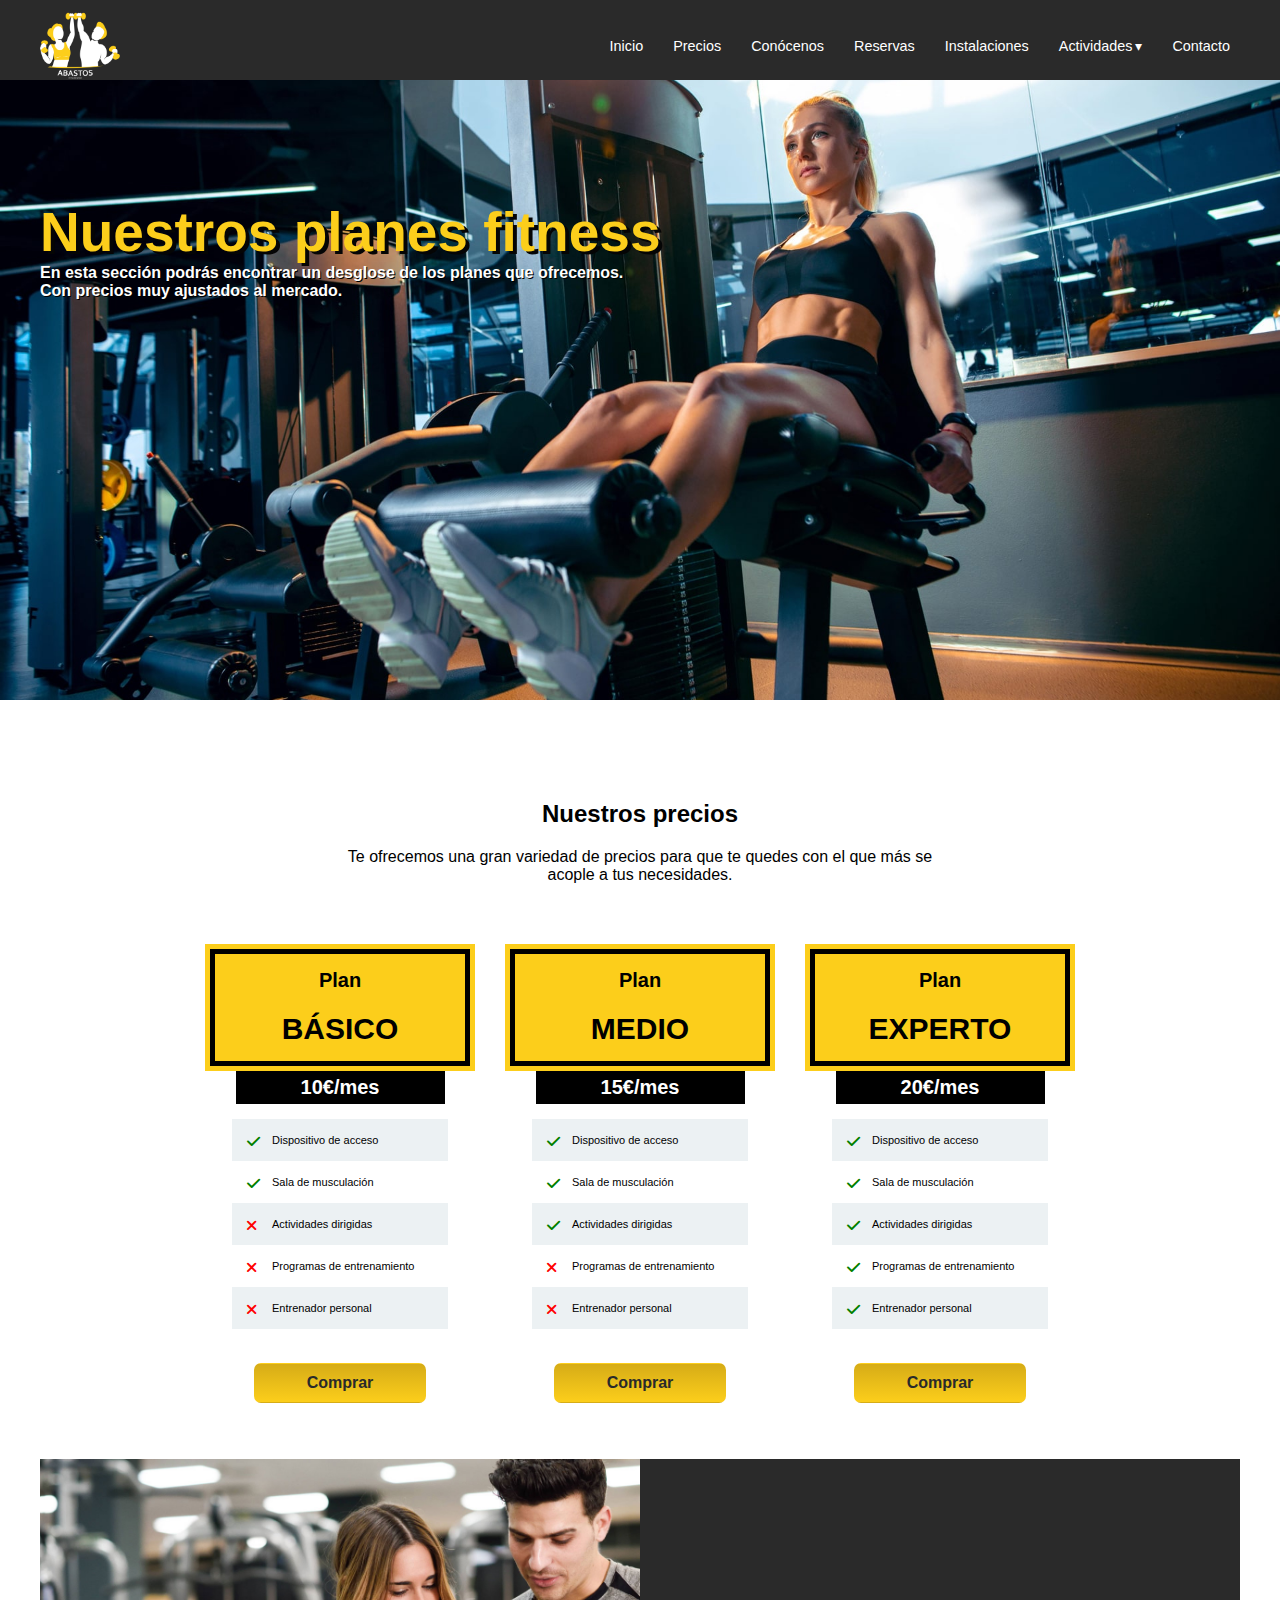
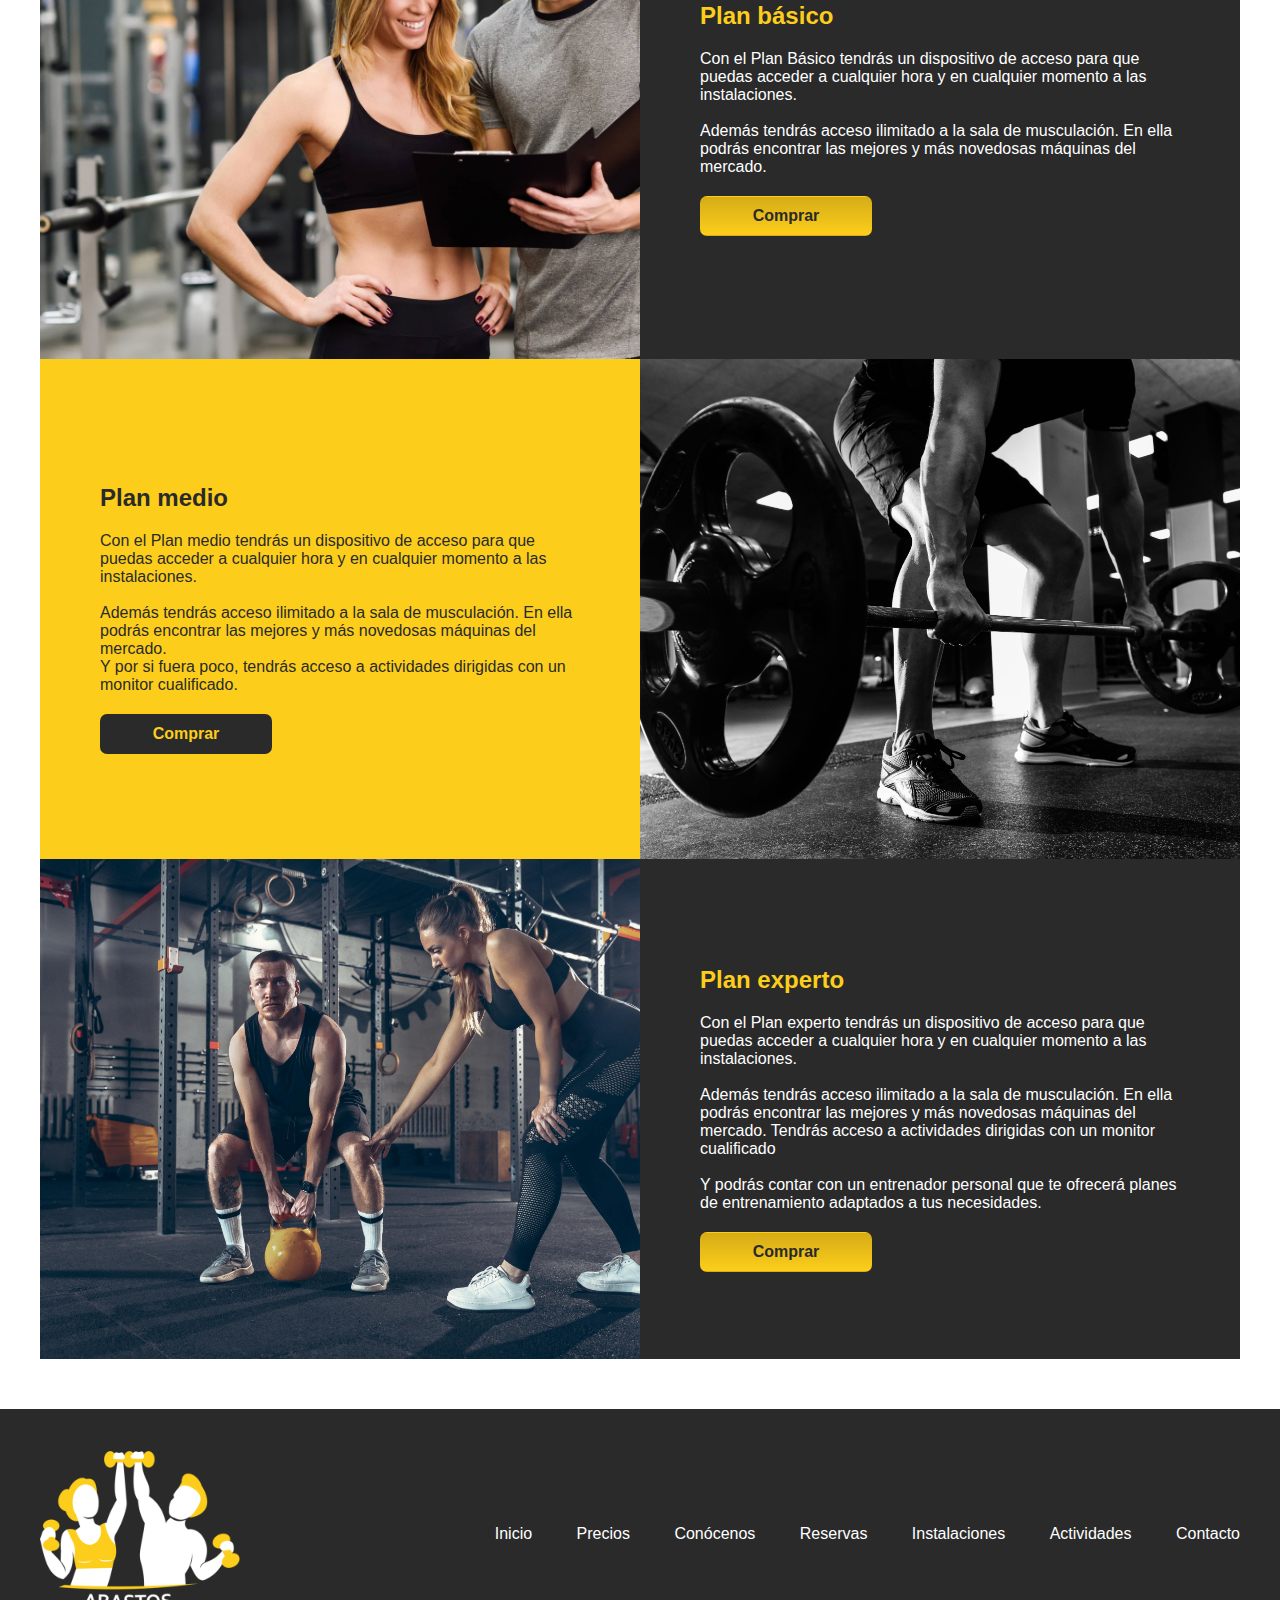
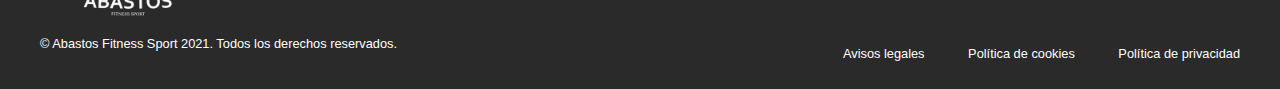
<file: precios.html>
<!doctype html>

<html lang="es">
    <head>
        <meta charset="utf-8">
        <meta name="viewport" content="width=device-width, initial-scale=1">

        <title>Abastos Fitness Sport</title>
        <meta name="description" content="Tu centro de entrenamiento en Abastos">
        <meta name="author" content="Sofia Rebagliato & Miguel Ángel Gallart">

        <link rel="icon" href="media/logo-blanco.png">

        <link rel="stylesheet" href="css/estilos.css">
        <link rel="stylesheet" href="css/precios.css">
        <link rel="stylesheet" href="https://cdnjs.cloudflare.com/ajax/libs/font-awesome/6.0.0-beta2/css/all.min.css">
    </head>

    <body>
        <header>
            <div class="header-wrapper">
                <div class="logo-header">
                    <img src="media/logo-blanco.png" alt="Logo gimnasio Abastos Fitness Club"/>
                </div>
                <nav class="menu">
                    <ul>
                        <li><a href="index.html">Inicio</a></li>
                        <li><a href="precios.html">Precios</a></li>
                        <li><a href="conocenos.html">Conócenos</a></li>
                        <li><a href="reservas.html">Reservas</a></li>
                        <li><a href="instalaciones.html">Instalaciones</a></li>
                        <li>
                            <a href="actividades.html" class="submenu">Actividades</a>
                            <ul>
                                <li><a href="musculacion.html">Musculación</a></li>
                                <li><a href="cardio.html">Cardio</a></li>
                                <li><a href="coreografia.html">Coreografía</a></li>
                                <li><a href="artes-marciales.html">Artes marciales</a></li>
                            </ul>
                        </li>
                        <li><a href="contacto.html" target="_blank">Contacto</a></li>
                    </ul>
                </nav>
            </div>    
        </header>

        <section>
            <div class="banner">
                <div class="banner-wrapper">
                    <h1>Nuestros planes fitness</h1>
                    <p class="initial-text">
                        En esta sección podrás encontrar un desglose de los planes que ofrecemos. Con precios muy ajustados al mercado.
                    </p>                    
                </div>
            </div>
            <div class="our-prices-wrapper prices-page">
                <h2 class="title-our-prices">Nuestros precios</h2>
                <p class="text-our-prices">Te ofrecemos una gran variedad de precios para que te quedes con el que más se acople a tus necesidades.</p>
                <div class="prices-plan-wrapper">
                    <div class="prices-plan">
                        <div class="plan-name">
                            <div class="plan-border">
                                <p class="text-plan">Plan</p>
                                <p class="text-category">BÁSICO</p>
                            </div>
                        </div>
                        <div class="container">
                            <p class="price">10€/mes</p>
                            <ul>
                                <li class="odd"><i class="fas fa-check"></i>Dispositivo de acceso</li>
                                <li><i class="fas fa-check"></i>Sala de musculación</li>
                                <li class="odd"><i class="fas fa-times"></i>Actividades dirigidas</li>
                                <li><i class="fas fa-times"></i>Programas de entrenamiento</li>
                                <li class="odd"><i class="fas fa-times"></i>Entrenador personal</li>
                            </ul>
                            <a href="https://www.paypal.com/cl/signin" target="_blank" alt="Enlace para comprar bono gimnasio" class="btn primary">Comprar</a>
                        </div>
                    </div>
    
                    <div class="prices-plan">
                        <div class="plan-name">
                            <div class="plan-border">
                                <p class="text-plan">Plan</p>
                                <p class="text-category">MEDIO</p>
                            </div>
                        </div>
                        <div class="container">
                            <p class="price">15€/mes</p>
                            <ul>
                                <li class="odd"><i class="fas fa-check"></i>Dispositivo de acceso</li>
                                <li><i class="fas fa-check"></i>Sala de musculación</li>
                                <li class="odd"><i class="fas fa-check"></i>Actividades dirigidas</li>
                                <li><i class="fas fa-times"></i>Programas de entrenamiento</li>
                                <li class="odd"><i class="fas fa-times"></i>Entrenador personal</li>
                            </ul>
                            <a href="https://www.paypal.com/cl/signin" target="_blank" alt="Enlace para comprar bono gimnasio" class="btn primary">Comprar</a>
                        </div>
                    </div>
    
                    <div class="prices-plan">
                        <div class="plan-name">
                            <div class="plan-border">
                                <p class="text-plan">Plan</p>
                                <p class="text-category">EXPERTO</p>
                            </div>
                        </div>
                        <div class="container">
                            <p class="price">20€/mes</p>
                            <ul>
                                <li class="odd"><i class="fas fa-check"></i>Dispositivo de acceso</li>
                                <li><i class="fas fa-check"></i>Sala de musculación</li>
                                <li class="odd"><i class="fas fa-check"></i>Actividades dirigidas</li>
                                <li><i class="fas fa-check"></i>Programas de entrenamiento</li>
                                <li class="odd"><i class="fas fa-check"></i>Entrenador personal</li>
                            </ul>
                            <a href="https://www.paypal.com/cl/signin" target="_blank" alt="Enlace para comprar bono gimnasio" class="btn primary">Comprar</a>
                        </div>
                    </div>
                </div>
            </div>
            <div class="about-prices">
                <div class="about-prices-wrapper">
                    <div class="image-wrapper img-1">
                    </div>
                    <div class="text-wrapper">
                        <h2 class="">Plan básico</h2>
                        <p>
                            Con el Plan Básico tendrás un dispositivo de acceso para que puedas acceder a cualquier hora y en cualquier momento a las instalaciones.<br><br>
                            Además tendrás acceso ilimitado a la sala de musculación. En ella podrás encontrar las mejores y más novedosas máquinas del mercado.<br>
                        </p>
                        <a href="https://www.paypal.com/cl/signin" target="_blank" alt="Enlace para comprar bono gimnasio" class="btn primary">Comprar</a>
                    </div>
                </div>
                <div class="about-prices-wrapper">
                    <div class="image-wrapper img-2">
                    </div>
                    <div class="text-wrapper">
                        <h2 class="">Plan medio</h2>
                        <p>Con el Plan medio tendrás un dispositivo de acceso para que puedas acceder a cualquier hora y en cualquier momento a las instalaciones.<br><br>
                            Además tendrás acceso ilimitado a la sala de musculación. En ella podrás encontrar las mejores y más novedosas máquinas del mercado.<br>
                            Y por si fuera poco, tendrás acceso a actividades dirigidas con un monitor cualificado.</p>
                        <a href="https://www.paypal.com/cl/signin" target="_blank" alt="Enlace para comprar bono gimnasio" class="btn primary">Comprar</a>
                    </div>
                </div>
                <div class="about-prices-wrapper">
                    <div class="image-wrapper img-3">
                    </div>
                    <div class="text-wrapper">
                        <h2 class="">Plan experto</h2>
                        <p>Con el Plan experto tendrás un dispositivo de acceso para que puedas acceder a cualquier hora y en cualquier momento a las instalaciones.<br><br>
                            Además tendrás acceso ilimitado a la sala de musculación. En ella podrás encontrar las mejores y más novedosas máquinas del mercado. Tendrás acceso a actividades dirigidas con un monitor cualificado<br><br>
                            Y podrás contar con un entrenador personal que te ofrecerá planes de entrenamiento adaptados a tus necesidades.</p>
                        <a href="https://www.paypal.com/cl/signin" target="_blank" alt="Enlace para comprar bono gimnasio" class="btn primary">Comprar</a>
                    </div>
                </div>
            </div>
        </section>
        <footer>
            <div class="footer-wrapper"> 
                <div class= "footer-sup">
                    <div class="logo-footer">
                        <img src="media/logo-blanco.png" alt="Logo gimnasio Abastos Fitness Club">
                    </div>
                    <div class="menu-footer">
                        <ul>
                            <li><a href="index.html">Inicio</a></li>
                            <li><a href="precios.html">Precios</a></li>
                            <li><a href="conocenos.html">Conócenos</a></li>
                            <li><a href="reservas.html">Reservas</a></li>
                            <li><a href="instalaciones.html">Instalaciones</a></li>
                            <li><a href="actividades.html">Actividades</a></li>
                            <li><a href="contacto.html">Contacto</a></li>
                        </ul>
                    </div>
                </div>

                <div class= "footer-inf">
                    <div class="rights">
                        <p>© Abastos Fitness Sport 2021. Todos los derechos reservados.</p>
                    </div>
                    <div class="policy">
                        <ul>
                            <li><a href="avisos-legales.html" target="_blank">Avisos legales</a></li>
                            <li><a href="politicas-de-cookies.html" target="_blank">Política de cookies</a></li>
                            <li><a href="politica-de-privacidad.html" target="_blank">Política de privacidad</a></li>
                        </ul>
                    </div>
                </div>
            </div>
        </footer>
    </body>
</html>
</file>
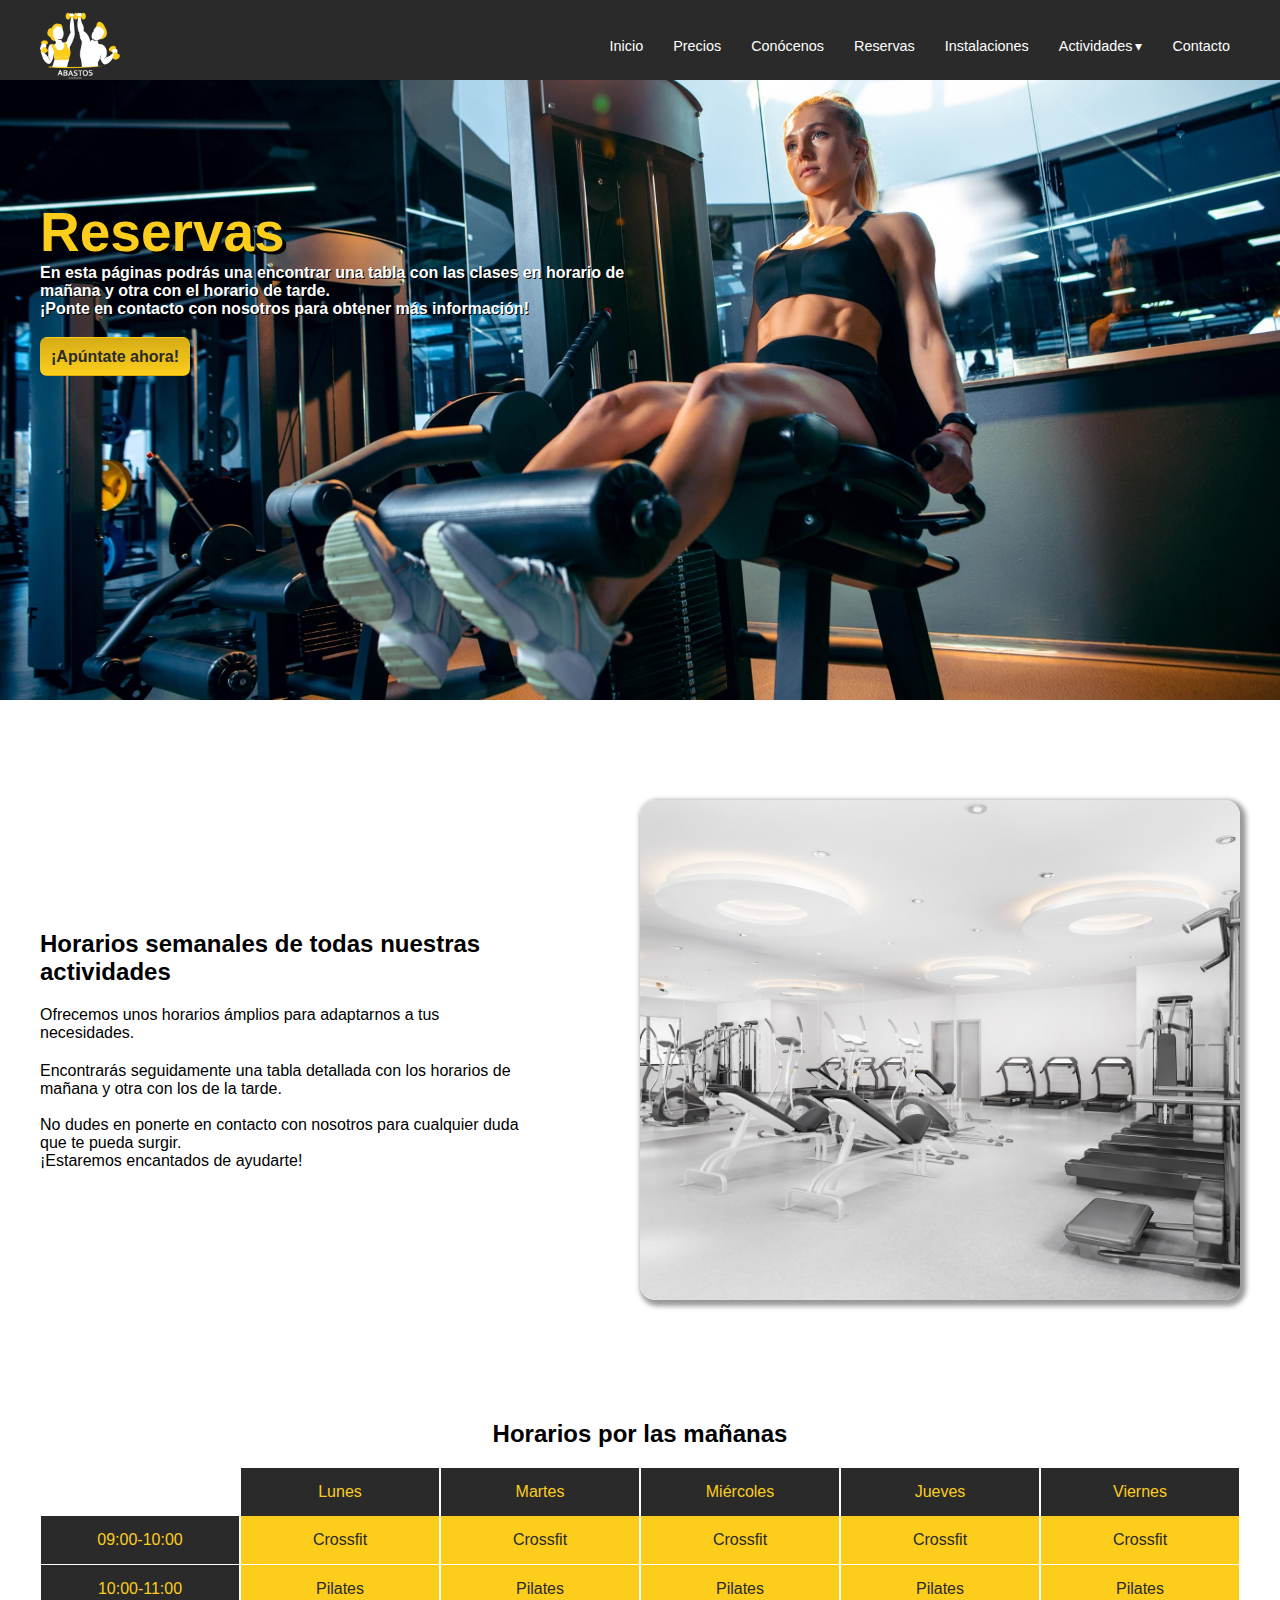
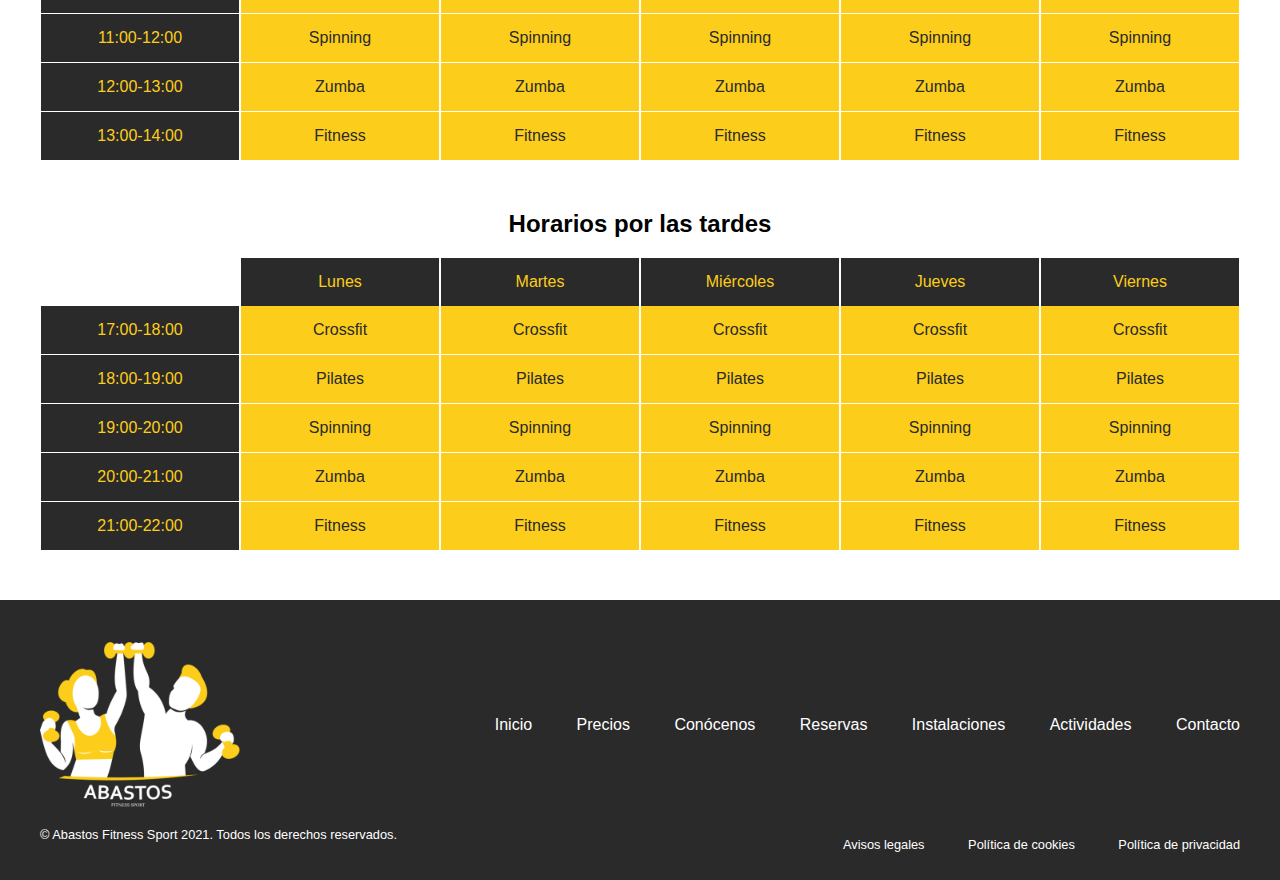
<file: reservas.html>
<!doctype html>

<html lang="es">
    <head>
        <meta charset="utf-8">
        <meta name="viewport" content="width=device-width, initial-scale=1">

        <title>Abastos Fitness Sport</title>
        <meta name="description" content="Tu centro de entrenamiento en Abastos">
        <meta name="author" content="Sofia Rebagliato & Miguel Ángel Gallart">

        <link rel="icon" href="media/logo-blanco.png">

        <link rel="stylesheet" href="css/estilos.css">
        <link rel="stylesheet" href="https://cdnjs.cloudflare.com/ajax/libs/font-awesome/6.0.0-beta2/css/all.min.css">
    </head>

    <body>
        <header>
            <div class="header-wrapper">
                <div class="logo-header">
                    <img src="media/logo-blanco.png" alt="Logo gimnasio Abastos Fitness Club"/>
                </div>
                <nav class="menu">
                    <ul>
                        <li><a href="index.html"">Inicio</a></li>
                        <li><a href="precios.html">Precios</a></li>
                        <li><a href="conocenos.html">Conócenos</a></li>
                        <li><a href="reservas.html">Reservas</a></li>
                        <li><a href="instalaciones.html">Instalaciones</a></li>
                        <li>
                            <a href="actividades.html" class="submenu">Actividades</a>
                            <ul>
                                <li><a href="musculacion.html">Musculación</a></li>
                                <li><a href="cardio.html">Cardio</a></li>
                                <li><a href="coreografia.html">Coreografía</a></li>
                                <li><a href="artes-marciales.html">Artes marciales</a></li>
                            </ul>
                        </li>
                        <li><a href="contacto.html">Contacto</a></li>
                    </ul>
                </nav>
            </div>    
        </header>

        <section>
            <div class="banner">
                <div class="banner-wrapper">
                    <h1>Reservas</h1>
                    <p class="initial-text">
                        En esta páginas podrás una encontrar una tabla con las clases en horario de mañana y otra con el horario de tarde. <br> ¡Ponte en contacto con nosotros para obtener más información!
                    </p>
                    <a href="precios.html" alt="Enlace a página de precios" class="btn primary">¡Apúntate ahora!</a>
                </div>
            </div>

            <div class="about-us">
                <div class="about-us-wrapper">
                    <div class="about-left">
                        <h2 class="title-second-part">Horarios semanales de todas nuestras actividades</h2>
                        <p class="text-second-part">Ofrecemos unos horarios ámplios para adaptarnos a tus necesidades.</p>
                        <p>Encontrarás seguidamente una tabla detallada con los horarios de mañana y otra con los de la tarde. <br><br> No dudes en ponerte en contacto con nosotros para cualquier duda que te pueda surgir. <br> ¡Estaremos encantados de ayudarte!</p>
                    </div>

                    <div class="about-right">
                    </div>
                </div>
            </div>
            <div class="timetable">
                <h2>Horarios por las mañanas</h2>
                <div class="timetable-week">
                    <div>
                        <span></span>
                    </div>
                    <div>
                        <span>Lunes</span>
                    </div>
                    <div>
                        <span>Martes</span>
                    </div>
                    <div>
                        <span>Miércoles</span>
                    </div>
                    <div>
                        <span>Jueves</span>
                    </div>
                    <div>
                        <span>Viernes</span>
                    </div>
                </div>
                <div class="timetable-activities">
                    <div class="schedule">
                        <span>09:00-10:00</span>
                    </div>
                    <div>
                        <span>Crossfit</span>
                    </div>
                    <div>
                        <span>Crossfit</span>
                    </div>
                    <div>
                        <span>Crossfit</span>
                    </div>
                    <div>
                        <span>Crossfit</span>
                    </div>
                    <div>
                        <span>Crossfit</span>
                    </div>
                </div>
                <div class="timetable-activities">
                    <div class="schedule">
                        <span>10:00-11:00</span>
                    </div>
                    <div>
                        <span>Pilates</span>
                    </div>
                    <div>
                        <span>Pilates</span>
                    </div>
                    <div>
                        <span>Pilates</span>
                    </div>
                    <div>
                        <span>Pilates</span>
                    </div>
                    <div>
                        <span>Pilates</span>
                    </div>
                </div>
                <div class="timetable-activities">
                    <div class="schedule">
                        <span>11:00-12:00</span>
                    </div>
                    <div>
                        <span>Spinning</span>
                    </div>
                    <div>
                        <span>Spinning</span>
                    </div>
                    <div>
                        <span>Spinning</span>
                    </div>
                    <div>
                        <span>Spinning</span>
                    </div>
                    <div>
                        <span>Spinning</span>
                    </div>
                </div>
                <div class="timetable-activities">
                    <div class="schedule">
                        <span>12:00-13:00</span>
                    </div>
                    <div>
                        <span>Zumba</span>
                    </div>
                    <div>
                        <span>Zumba</span>
                    </div>
                    <div>
                        <span>Zumba</span>
                    </div>
                    <div>
                        <span>Zumba</span>
                    </div>
                    <div>
                        <span>Zumba</span>
                    </div>
                </div>
                <div class="timetable-activities">
                    <div class="schedule">
                        <span>13:00-14:00</span>
                    </div>
                    <div>
                        <span>Fitness</span>
                    </div>
                    <div>
                        <span>Fitness</span>
                    </div>
                    <div>
                        <span>Fitness</span>
                    </div>
                    <div>
                        <span>Fitness</span>
                    </div>
                    <div>
                        <span>Fitness</span>
                    </div>
                </div>
            </div>

            <div class="timetable">
                <h2>Horarios por las tardes</h2>
                <div class="timetable-week">
                    <div>
                        <span></span>
                    </div>
                    <div>
                        <span>Lunes</span>
                    </div>
                    <div>
                        <span>Martes</span>
                    </div>
                    <div>
                        <span>Miércoles</span>
                    </div>
                    <div>
                        <span>Jueves</span>
                    </div>
                    <div>
                        <span>Viernes</span>
                    </div>
                </div>
                <div class="timetable-activities">
                    <div class="schedule">
                        <span>17:00-18:00</span>
                    </div>
                    <div>
                        <span>Crossfit</span>
                    </div>
                    <div>
                        <span>Crossfit</span>
                    </div>
                    <div>
                        <span>Crossfit</span>
                    </div>
                    <div>
                        <span>Crossfit</span>
                    </div>
                    <div>
                        <span>Crossfit</span>
                    </div>
                </div>
                <div class="timetable-activities">
                    <div class="schedule">
                        <span>18:00-19:00</span>
                    </div>
                    <div>
                        <span>Pilates</span>
                    </div>
                    <div>
                        <span>Pilates</span>
                    </div>
                    <div>
                        <span>Pilates</span>
                    </div>
                    <div>
                        <span>Pilates</span>
                    </div>
                    <div>
                        <span>Pilates</span>
                    </div>
                </div>
                <div class="timetable-activities">
                    <div class="schedule">
                        <span>19:00-20:00</span>
                    </div>
                    <div>
                        <span>Spinning</span>
                    </div>
                    <div>
                        <span>Spinning</span>
                    </div>
                    <div>
                        <span>Spinning</span>
                    </div>
                    <div>
                        <span>Spinning</span>
                    </div>
                    <div>
                        <span>Spinning</span>
                    </div>
                </div>
                <div class="timetable-activities">
                    <div class="schedule">
                        <span>20:00-21:00</span>
                    </div>
                    <div>
                        <span>Zumba</span>
                    </div>
                    <div>
                        <span>Zumba</span>
                    </div>
                    <div>
                        <span>Zumba</span>
                    </div>
                    <div>
                        <span>Zumba</span>
                    </div>
                    <div>
                        <span>Zumba</span>
                    </div>
                </div>
                <div class="timetable-activities">
                    <div class="schedule">
                        <span>21:00-22:00</span>
                    </div>
                    <div>
                        <span>Fitness</span>
                    </div>
                    <div>
                        <span>Fitness</span>
                    </div>
                    <div>
                        <span>Fitness</span>
                    </div>
                    <div>
                        <span>Fitness</span>
                    </div>
                    <div>
                        <span>Fitness</span>
                    </div>
                </div>
            </div>
        </section>
        <footer>
            <div class="footer-wrapper"> 
                <div class= "footer-sup">
                    <div class="logo-footer">
                        <img src="media/logo-blanco.png" alt="Logo gimnasio Abastos Fitness Club">
                    </div>
                    <div class="menu-footer">
                        <ul>
                            <li><a href="index.html">Inicio</a></li>
                            <li><a href="precios.html">Precios</a></li>
                            <li><a href="conocenos.html">Conócenos</a></li>
                            <li><a href="reservas.html">Reservas</a></li>
                            <li><a href="instalaciones.html">Instalaciones</a></li>
                            <li><a href="actividades.html">Actividades</a></li>
                            <li><a href="contacto.html">Contacto</a></li>
                        </ul>
                    </div>
                </div>

                <div class= "footer-inf">
                    <div class="rights">
                        <p>© Abastos Fitness Sport 2021. Todos los derechos reservados.</p>
                    </div>
                    <div class="policy">
                        <ul>
                            <li><a href="avisos-legales.html" target="_blank">Avisos legales</a></li>
                            <li><a href="politicas-de-cookies.html" target="_blank">Política de cookies</a></li>
                            <li><a href="politica-de-privacidad.html" target="_blank">Política de privacidad</a></li>
                        </ul>
                    </div>
                </div>
            </div>
        </footer>
    </body>
</html>
</file>
<file: css/estilos.css>
body {
    margin: 0;
    padding: 0;
    height: auto;
    font-family: Verdana, Geneva, sans-serif;
    /*text-align: justify;*/
}

p {
    margin: 0;
    padding: 0;
    padding-bottom: 20px;
}

.header-wrapper {
    width: 1200px;
    margin: auto;
    display:inline-flex;
}

header {
    background-color: #2a2a2a;
    height: 60px;
    padding: 10px 0;
    width: 100%;
    position: fixed;
    top: 0;
    z-index: 999;
    display: flex;
    align-items: center;
}

.logo-header {
    width: 15%;    
    display: flex;
    justify-content: start; 
}

.logo-header img {
    width: 80px;
}

.menu {
    width: 100%;
    display: flex;
    justify-content: end;    
    align-items: center;
}

.menu ul {
	list-style:none;
	margin:0;
	padding:0;
}

.menu ul li {
    position: relative;
    float: left;
    margin: 0;
    padding: 0;
    padding-left: 20px;
}

.menu ul a {
	display:block;
    color: white;
    text-decoration: none;
    padding: 10px;
    font-size: 0.9rem;
    font-family: Verdana, Geneva, Tahoma, sans-serif;
}

.menu ul li {
	position:relative;
	float:left;
	margin:0;
	padding:0;
    padding-left: 10px;
}

.menu ul ul {
	display: none;
    position: absolute;
    top: 100%;
    left: 0;
    padding: 0;    
}

.menu ul ul li {
	float:none;
	width:150px;
    background-color: #fcce1b;
    padding: 10px 15px;
    z-index: 1;
}

.menu ul ul li:hover {
    background-color: #2a2a2a;
}

.menu ul ul a {
	line-height:120%;
	padding:10px 15px;
    color: black;
}

.menu ul ul li:hover a {
    color: #fff;
}

.menu ul ul a {
	line-height:120%;
	padding:10px 15px;
}

.menu ul li:hover > ul {
	display:block;
}

section {
    overflow: hidden;
}

.submenu::after {
    content: "▾";
    padding-left: 3px;
}

.banner {
    width: 100%;
    background-image: url("../media/banner-home.jpg");
    min-height: 700px;
    background-size: cover;
    background-position: center;
    position: relative;
}

.banner-interior {
    width: 100%;
    background-image: url("../media/banner-home.jpg");
    min-height: 400px;
    background-size: cover;
    position: relative;
}
.banner-wrapper {
    width:1200px;
    height: 300px;
    padding-top: 200px;
    margin: 0 auto;
}

.banner-wrapper p {
    width: 600px;
    padding-bottom: 30px;
    color: #fff;
    color: #fff;
    text-shadow: 1px 1px #000;
    font-weight: 900;
}

.banner-inf {
    width: 100%;
    height: 150px;
    background-color: #2a2a2a;
    opacity: 0.8;
    margin-top: 50px;
    display: flex;
    justify-content: space-evenly;
    position: absolute;
    bottom: 0;
    padding-bottom: 25px;
}

.banner-inf-wrapper {
    width: 1200px;
    display: flex;
    justify-content: space-evenly;
    align-items: center;
}

.banner-inf-col {
    height: 100px;
    width: 33%;
}

.banner-inf-text-wrapper {
    position: absolute;
    bottom: 5px;
    width: 100%;
    display: flex;
}

.banner-inf-text {
    width: 29%;
    padding: 15px 0;
    box-sizing: border-box;
    vertical-align: top;
}

h1 {
    font-size: 55px;
    color: #fcce1b;
    font-weight: bold;
    text-shadow: 4px 3px 0px rgba(5, 5, 5);
    margin: 0;
}

.second-text {
    margin: 0;
    color: #fcce1b;
    max-width: 300px;
    text-align: left;
}

h3 {
    margin: 0;
    color: white;
    padding-bottom: 10px;
}

.numbers {
    color: #fcce1b;
    font-size: 30px;
}

.btn.primary {
    border-radius: 7px;
    background: linear-gradient(180deg, #d6ac17 0%, #fcce1b 100%);
    padding: 10px;
    border: 1px solid transparent;
    width: 150px;
    font-weight: bold;
    text-decoration: none;
    color: #2a2a2a;
    text-align: center;
    transition: 0.5s;
}

.btn.primary:hover {
    background: linear-gradient(180deg, #fcd858 0%, #fcce1b 100%);
}

.btn-black {
    border-radius: 7px;
    background: #000;
    padding: 10px;
    border: 3px solid #000;
    width: 150px;
    font-weight: bold;
    text-decoration: none;
    color: #fcce1b;
    text-align: center;
}

.btn-black:hover {
    background: transparent;
    color: #000;
}

.about-us {
    width: 100%;
    height: 700px;
    display: flex;
    align-items: center;
}

.about-us-wrapper {
    width: 1200px;
    margin: 0 auto;
    display: flex;
}

.about-us .about-left, .about-us .about-right {
     height: 500px;
}

.about-us .about-left {
    width: 40%;
    padding-right: 10%;
    display: flex;
    justify-content: center;
    flex-direction: column;
}

.about-us .about-left p {
    padding-bottom: 20px;
}

.about-us .about-right {
    width: 50%;
    background-image: url("../media/sala.jpg");
    background-size: cover;
    background-position: center;
    box-shadow: 3px 3px 5px 3px #999;
    border-radius: 15px;
}

.about-us .about-right img {
    width: 300px;
}

.our-prices-wrapper {
    background-image: url("../media/our-prices-wrapper.jpg");
    min-height: 700px;
    background-size: cover;
    background-position: center;
    position: relative;
    padding-bottom: 40px;
    text-align: center;
}

.our-prices-wrapper .text-our-prices {
    width: 600px;
    color: white;
    z-index: 2;
    position: relative;
    margin: 0 auto;
}

.our-prices-wrapper::before {
    width: 100%;
    height: 100%;
    content: '';
    display: block;
    background-color:rgb(42, 42, 42, 0.8);
    position: absolute;
    z-index: 1;
}

.our-prices-wrapper.prices-page {
    background-image: none;
}

.our-prices-wrapper.prices-page::before {
    display: none;
}

.our-prices-wrapper.prices-page .title-our-prices {
    margin-top: 0;
    color: #000000;
}

.our-prices-wrapper.prices-page .text-our-prices {
    color: #000000;
}

.title-our-prices {
    color: white;
    z-index: 2;
    position: relative;
    text-align: center;
    padding-top: 100px;
}

.prices-plan-wrapper {
    display: flex;
    width: 900px;
    margin: 40px auto;
}

.prices-plan {
    position: relative;
    z-index: 2;
    width: 33%;
    padding: 0 15px;
    display: flex;
    flex-wrap: wrap;
}

.prices-plan ul {
    list-style: none;
}

.plan-name {
    background-color: #fcce1b;
    padding: 5px;
    text-align: center;
    width: 100%;
}

.plan-border {
    border: 5px solid black;
}

.text-plan {
    font-weight: bold;
    font-size: 20px;
    margin: 0;
    padding-top: 15px;
}

.text-category {
    font-weight: bold;
    font-size: 30px;
    margin: 0;
    padding-bottom: 15px;
}

.container {
    background-color: white;
    position: relative;
    width: 100%;
}

.container ul {
    padding-left: 0;
    width: 80%;
    margin: 15px auto 50px;
    
}

.container ul li {
    font-size: 11px;
    text-align: left;
    padding: 15px 14px 15px 40px;
    position: relative;
}

.container ul li.odd {
    background-color: rgb(236, 241, 243);
}

.price {
    color: white;
    font-size: 20px;
    font-weight: bold;
    text-align: center;
    background-color: black;
    padding: 5px 10px;
    width: 70%;
    margin: 0 auto;
}

.container .fas {
    position: absolute;
    left: 15px;
    font-size: 15px;
}

.fas.fa-check {
    color: green;    
}

.fas.fa-times {
    color: red;
}

.container .btn.primary {
    position: absolute;
    bottom: -24px;
    left: 50%;
    transform: translateX(-50%);
}

.login-wrapper {
    margin: 100px 0;
}

.login-wrapper p {
    text-align: center;
}

.title-login {
    text-align: center;
}

.text-login {
    width: 600px;
    margin: 0 auto;
}

.image-wrapper {
    display: flex;
    margin: 20px auto 0;
    max-width: 900px;
}

.images {
    width: 33%;
    position: relative;
    height: 100%;
    min-height: 300px;
    margin: 0 15px;
}

.images .btn.primary {
    position: absolute;
    bottom: -16px;
    left: 50%;
    transform: translateX(-50%);
}

.first-image {
    background-image: url("../media/sala.jpg");
    background-size: cover;
    background-position: center;
    background-repeat: no-repeat;
}

.second-image {
    background-image: url("../media/Spinning.jpg");
    background-size: cover;
    background-position: center;
    background-repeat: no-repeat;
}

.third-image {
    background-image: url("../media/equipo.jpg");
    background-size: cover;
    background-position: center;
    background-repeat: no-repeat;
}

.form-wrapper {
    background-color: #2a2a2a;
    width:100%;
    background-image: url("../media/form-background-01.png");
    min-height: 900px;
    background-size: contain;
    background-position: center;
    background-repeat: no-repeat;   
    display: flex;
    align-items: center;
    flex-direction: row;
    
}
.container-form {
    margin:0 auto;
    width: 1200px; 
}

.formulario {
    background-color: #fff;
    width: 400px;
    height:670px;    
    padding: 30px 50px 80px; 
}

input, textarea {
    margin-top: 25px;;
    padding: 10px;
    border: none;
    border-bottom: 1px solid #848181;
    width: 95%;
    font-size: 1rem;    
    color: black;
    font-family: Verdana, Geneva, sans-serif;
}

input:focus, textarea:focus {
    outline: none;
}

input::-webkit-input-placeholder, textarea::-webkit-input-placeholder {
    font-size: 0.9rem;
    font-weight: 200;
    font-style: italic;
    color: #afacac;
    font-family: Verdana, Geneva, sans-serif;
}

textarea {
    resize: none;
    margin-top: 40px;
}

input[type="checkbox"] {
    width:5%;
    width: 15px;
    height: 15px;
}

input[type="submit"].btn.primary {
    width: 250px;
}

.map-wrapper {
    width: 1200px;
    margin: 0 auto;
    padding: 50px 0;
    text-align: center;
}

.map-wrapper p {
    padding-bottom: 20px;
}

footer {
    background-color:#2a2a2a;
    width: 100%;
    min-height: 180px;
    padding: 50px 0;
}


.footer-wrapper {
    width: 1200px;
    margin: 0 auto;    
}

.footer-wrapper div {
    float: left;
    color: #fff;
}

.footer-sup, .footer-inf {
    clear:both;
    width: 1200px;
    margin: 0 auto; 
}

.logo-footer, .menu-footer {
    height: 150px;
}

.logo-footer {
    width: 20%;
    display: flex;
    align-items: center;
}

.logo-footer img {
    width: 200px;
}

.menu-footer {
    width: 80%;
    display: flex;
    align-items: center;
    flex-direction: row-reverse;
}

footer ul {
    list-style: none;
    margin: 0;
    padding: 0;
    text-align: right;
}

footer ul li {
    display: inline-block;
    padding: 0;
    padding-left: 40px;
}

footer ul li a, footer ul li a:focus, footer ul li a:visited {
    color: #fff;
    text-decoration: none;
}

footer ul li a:hover {
    padding-bottom: 3px;
    border-bottom: 1px solid #fff;
}

.footer-inf {
    font-size: 0.8rem;
    padding-top: 20px;
}

.rights, .policy {
    height:50px;    
}

.rights {
    width: 50%;
    display: flex;
    align-items: center;
}

.policy {
    width: 50%;
    display: flex;
    align-items: center;
    flex-direction: row-reverse;
}

.timetable {
    max-width: 1200px;
    margin: 0 auto 50px;
    text-align: center;
}

.timetable-week {
    display: flex;
    justify-content: flex-end;
}

.timetable-week div {
    width: 16.67%;
    margin: 0 1px;
    padding: 15px 0;
    text-align: center;
    color: #fcce1b;
    background-color: #2a2a2a;
}

.timetable-week div:first-child {
    background-color: transparent;
}

.timetable-activities {
    display: flex;
    justify-content: flex-end;
    margin-bottom: 1px;
}

.timetable-activities div {
    width: 16.67%;
    margin: 0 1px;
    padding: 15px 0;
    text-align: center;
    color: #2a2a2a;
    background-color: #fcce1b;
}

.timetable-activities div.schedule {
    color: #fcce1b;
    background-color: #2a2a2a;
}

.activities-wrapper {
    display: flex;
    flex-wrap: wrap;
    margin: 50px auto;
    max-width: 1200px;
}

.activity {
    position: relative;
    width: 50%;
    display: flex;
    justify-content: center;
    margin-bottom: 80px;
}

.activity img {
    width: 90%;
}

.activity a {
    position: absolute;
    right: 50%;
    transform: translateX(50%);
    bottom: 15px;
    color: #fcce1b;
    font-size: 20px;
    text-decoration: none;
}

.activity-wrapper {
    display: flex;
    margin-bottom: 60px;
}

.aerobic-wrapper .activity-left,
.rutinas-wrapper .activity-left,
.gluteos-wrapper .activity-left {
    order: 2;
}

.activity-left, 
.activity-right {
     height: 500px;
}

.activity-left {
    width: 40%;
    padding: 0 5%;
    display: flex;
    justify-content: center;
    flex-direction: column;
}

.activity-left p {
    padding-bottom: 20px;
}

.activity-right {
    width: 50%;
    background-image: url("../media/sala.jpg");
    background-size: cover;
    background-position: center;
    box-shadow: 3px 3px 5px 3px #999;
    border-radius: 15px;
}

.activity-right img {
    width: 300px;
}

.facilities-wrapper {
    height: 600px;
    position: relative;
    background-image: url('../media/equipo.jpg');
}

.facilities-wrapper::before {
    background-color: #fcce1b;
    opacity: 0.8;
    content: '';
    display: block;
    height: 100%;
    width: 100%;
}

.facilities-info {
    padding: 0 50px;
    position: absolute;
    top: 50%;
    right: 50%;
    transform: translate(50%, -50%);
    width: 70%;
    text-align: center;
}

.facilities-info a {
    color: #fcce1b;
    background-color: #2a2a2a;
    border-radius: 10px;
    padding: 15px;
    text-decoration: none;
    display: block;
    max-width: 250px;
    margin: 50px auto 0;
    font-weight: bold;
}

.ciclo-indoor-wrapper .activity-right {
    background-image: url('../media/ciclo-indoor.jpg');
}

.gluteos-wrapper .activity-right {
    background-image: url('../media/gluteos-express.jpg');
}

.funcional-wrapper .activity-right {
    background-image: url('../media/entrenam-funcional.jpg');
}

.rutinas-wrapper .activity-right {
    background-image: url('../media/plan-experto-min.jpg');
}

.zumba-wrapper .activity-right {
    background-image: url('../media/zumba.jpg');
}

.aerobic-wrapper .activity-right {
    background-image: url('../media/aerobic.jpg');
}






/********************************* Conócenos CSS *******************************/

.texto-imagen, .imagen-texto {
    width: 100%;
    height: 600px;
    display: flex;
    align-items: center;
}

.section-sections-wrapper {
    width: 1200px;
    margin: 0 auto;
    display: flex;
    padding:80px 0 0;
}

.section-left, .section-right {
     height: 500px;
}

.texto-imagen .section-left {
    width: 40%;
    padding-right: 10%;
    display: flex;
    justify-content: center;
    flex-direction: column;
}

.texto-imagen .section-left {
    padding-bottom: 20px;
}

.texto-imagen .section-right {
    width: 50%;
    background-image: url("../media/hombre-gimnasio.jpg");
    background-size: cover;
    background-position: center;
    box-shadow: 3px 3px 5px 3px #999;
    border-radius: 15px;
}

.texto-imagen .section-right img {
    width: 300px;
}

.imagen-texto .section-left {
    width: 50%;
    background-image: url("../media/equipo.jpg");
    background-size: cover;
    background-position: right;
    box-shadow: 3px 3px 5px 3px #999;
    border-radius: 15px;
}

.imagen-texto .section-left img {
    width: 300px;
}

.imagen-texto .section-right {    
    width: 40%;
    padding-left: 10%;
    display: flex;
    justify-content: center;
    flex-direction: column;

}

.imagen-texto .section-right p {
    padding-bottom: 20px;
}

.call-to-action {
    width: 100%;
    height: 400px;    
    margin-top:100px;    
    background-image: url("../media/our-prices-wrapper.jpg");
    background-size: cover;
    background-position: bottom;
}

.call-to-action-background {
    padding: 100px 0;
    width: 100%;
    height: 50%;
    background-color:rgba(252, 206, 27, 0.7);
}

.call-to-action-wrapper {
    width: 1200px;
    margin: auto;
    text-align: center;
}

.call-to-action-wrapper p {
    padding-bottom: 40px;
}

.team {
    margin-top:100px;
}

.team-wrapper {
    width: 1200px;
    margin: 0 auto;
    text-align: center;
}

.profile-team {
    background-color:#eaeaea;
    width: 23%;
    height: 600px;
    margin:50px 0 100px;
    margin-left: 1%;
    margin-right: 1%;
    padding-bottom: 20px;
    float: left;
    text-align: center;
    position: relative;
}

.profile-team img.team-div-background {
    width:100%;
    height: auto;
}

.profile-team img.team-div-profile {
    border-radius: 50%;
    width: 150px;
    margin-top: -80px;
    border: 5px solid #fff;
}

.profile-team h3 {
    color:#2a2a2a;
    font-size:1.2rem;
    padding-top:10px;
}

.profile-team h4 {
    color:#777575;
    font-size:0.9rem;
    margin-top:-10px;
    font-weight: 100;
    font-style: italic;
}

.profile-team p {
    padding: 0 20px;    
}

.profile-team .btn-team {
    border-radius: 7px;
    background: #2a2a2a;
    padding: 3px 10px;
    border: 3px solid #2a2a2a;
    width: 100px;
    font-weight: 400;
    text-decoration: none;
    color: #fff;
    text-align: center;
    position: absolute;
    bottom: 63px;
    left: 28%;
}

.profile-team .btn-team:hover {
    color: #2a2a2a;
    background: transparent;
}

.profile-team ul.social-media-links {
    list-style: none;
    position: absolute;
    bottom: 0px;
}

.profile-team ul.social-media-links li {
    float: left;
    margin: 0;
    padding: 0;
    padding-left: 15px;
}

.profile-team ul.social-media-links img {
    width:30px;
    -webkit-transform: rotate(0) scale(1);
	transform: rotate(0) scale(1);
	-webkit-transition: .3s ease-in-out;
	transition: .3s ease-in-out;
}

.profile-team ul.social-media-links img:hover {    
    -webkit-transform: rotate(15deg) scale(1.4);
	transform: rotate(15deg) scale(1.4);
}


/******************************* Instalaciones CSS *****************************/

.gallery {
    width: 100%;
    height: 1500px;
}

.gallery-wrapper {
    width: 1200px;
    margin: 100px auto;
    text-align: center;
}

.gallery-wrapper img {
    width: 400px;
    height: 500px;
    float: left;
}

/********************************* Cardio CSS **********************************/

div.texto-imagen.cardio1 .section-right {
    background-image: url("../media/Spinning.jpg");
    background-size: cover;
    background-position: center;
}

div.imagen-texto.cardio2 .section-left {
    background-image: url("../media/cross_training.jpg");
    background-size: cover;
    background-position: center;
}

div.imagen-texto.cardio2 .section-right ul {
    margin: 0;
}

div.imagen-texto.cardio2 .section-right ul li {
    padding-bottom: 10px;
}

div.texto-imagen.cardio3 .section-right {
    background-image: url("../media/body_pump.jpg");
    background-size: cover;
    background-position: center;
}

div.imagen-texto.cardio4 .section-left {
    background-image: url("../media/hiit_grupal.jpg");
    background-size: cover;
    background-position: center;
}

div.imagen-texto.cardio4 {
    padding-bottom: 80px;
}

/***************************** Artes marciales CSS *****************************/

div.texto-imagen.martials1 .section-right {
    background-image: url("../media/boxeo.jpg");
    background-size: cover;
    background-position: center;
}

div.imagen-texto.martials2 .section-left {
    background-image: url("../media/kickboxing.jpg");
    background-size: cover;
    background-position: center;
}

div.texto-imagen.martials3 .section-right {
    background-image: url("../media/judo.jpg");
    background-size: cover;
    background-position: center;
}

div.imagen-texto.martials4 .section-left {
    background-image: url("../media/karate.jpg");
    background-size: cover;
    background-position: center;
}

div.imagen-texto.martials4 {
    padding-bottom: 80px;
}

/****************************** Contacto CSS ***********************************/
div.form-wrapper.contact {
    margin-top: 100px;
}

div.texto-imagen.contact .section-right {
    background-image: url("../media/contacto.jpg");
    background-size: cover;
    background-position: center;
}

.social-media {
    width: 100%;
    height: 300px;
}

.social-media-wrapper {
    width: 1200px;
    margin: 100px auto;
    text-align: center;
}

.social-media ul.social-media-links {
    list-style: none;
    position: relative !important;
    display: flex;
    justify-content: center;
}

ul.social-media-links li {
    float: left;
    margin: 0;
    padding: 0;
    padding-left: 30px;
}

ul.social-media-links img {
    width:50px;
    -webkit-transform: rotate(0) scale(1);
	transform: rotate(0) scale(1);
	-webkit-transition: .3s ease-in-out;
	transition: .3s ease-in-out;
}

ul.social-media-links img:hover {    
    -webkit-transform: rotate(15deg) scale(1.4);
	transform: rotate(15deg) scale(1.4);
}

/****************************** Políticas ***********************************/
.politics {
    width: 100%;
}

.politics-wrapper {
    width: 1000px;
    margin: 100px auto;
    text-align: center;
    padding: 30px 0;
}

.politics-wrapper h1 {
    padding-bottom: 20px;
}
</file>
<file: css/precios.css>
.about-prices {
    width: 100%;
    display: flex;
    flex-wrap: wrap;
    align-items: center;
    max-width: 1200px;
    margin: 0 auto 50px;
}

.about-prices-wrapper {
    width: 100%;
    margin: 0 auto;
    display: flex;
    background-color: #2a2a2a;
}

.about-prices-wrapper:nth-child(even) {
    background-color: #fcce1b;
}

.about-prices-wrapper:nth-child(even) .image-wrapper {
    order: 2;
}

.text-wrapper, 
.image-wrapper {
     height: 500px;
}

.text-wrapper {
    width: 40%;
    padding: 0 5%;
    display: flex;
    justify-content: center;
    flex-direction: column;
}

.about-prices-wrapper:nth-child(even) .text-wrapper h2,
.about-prices-wrapper:nth-child(even) .text-wrapper p {
    color: #2a2a2a;
}

.about-prices-wrapper:nth-child(even) .text-wrapper .btn.primary {
    color: #fcce1b;
    background: #2a2a2a;
}

.text-wrapper h2 {
    color: #fcce1b;
}

.text-wrapper p {
    color: #ffffff;
    padding-bottom: 20px;
}

.img-1 {
    background-image: url("../media/equipo.jpg");
}

.img-2 {
    background-image: url("../media/plan-medio-min.jpg");
}

.img-3 {
    background-image: url("../media/plan-experto-min.jpg");
}

.image-wrapper {
    width: 50%;
    background-size: cover;
    background-position: center;
    margin-top: 0;
}

.image-wrapper img {
    width: 300px;
}
</file>
